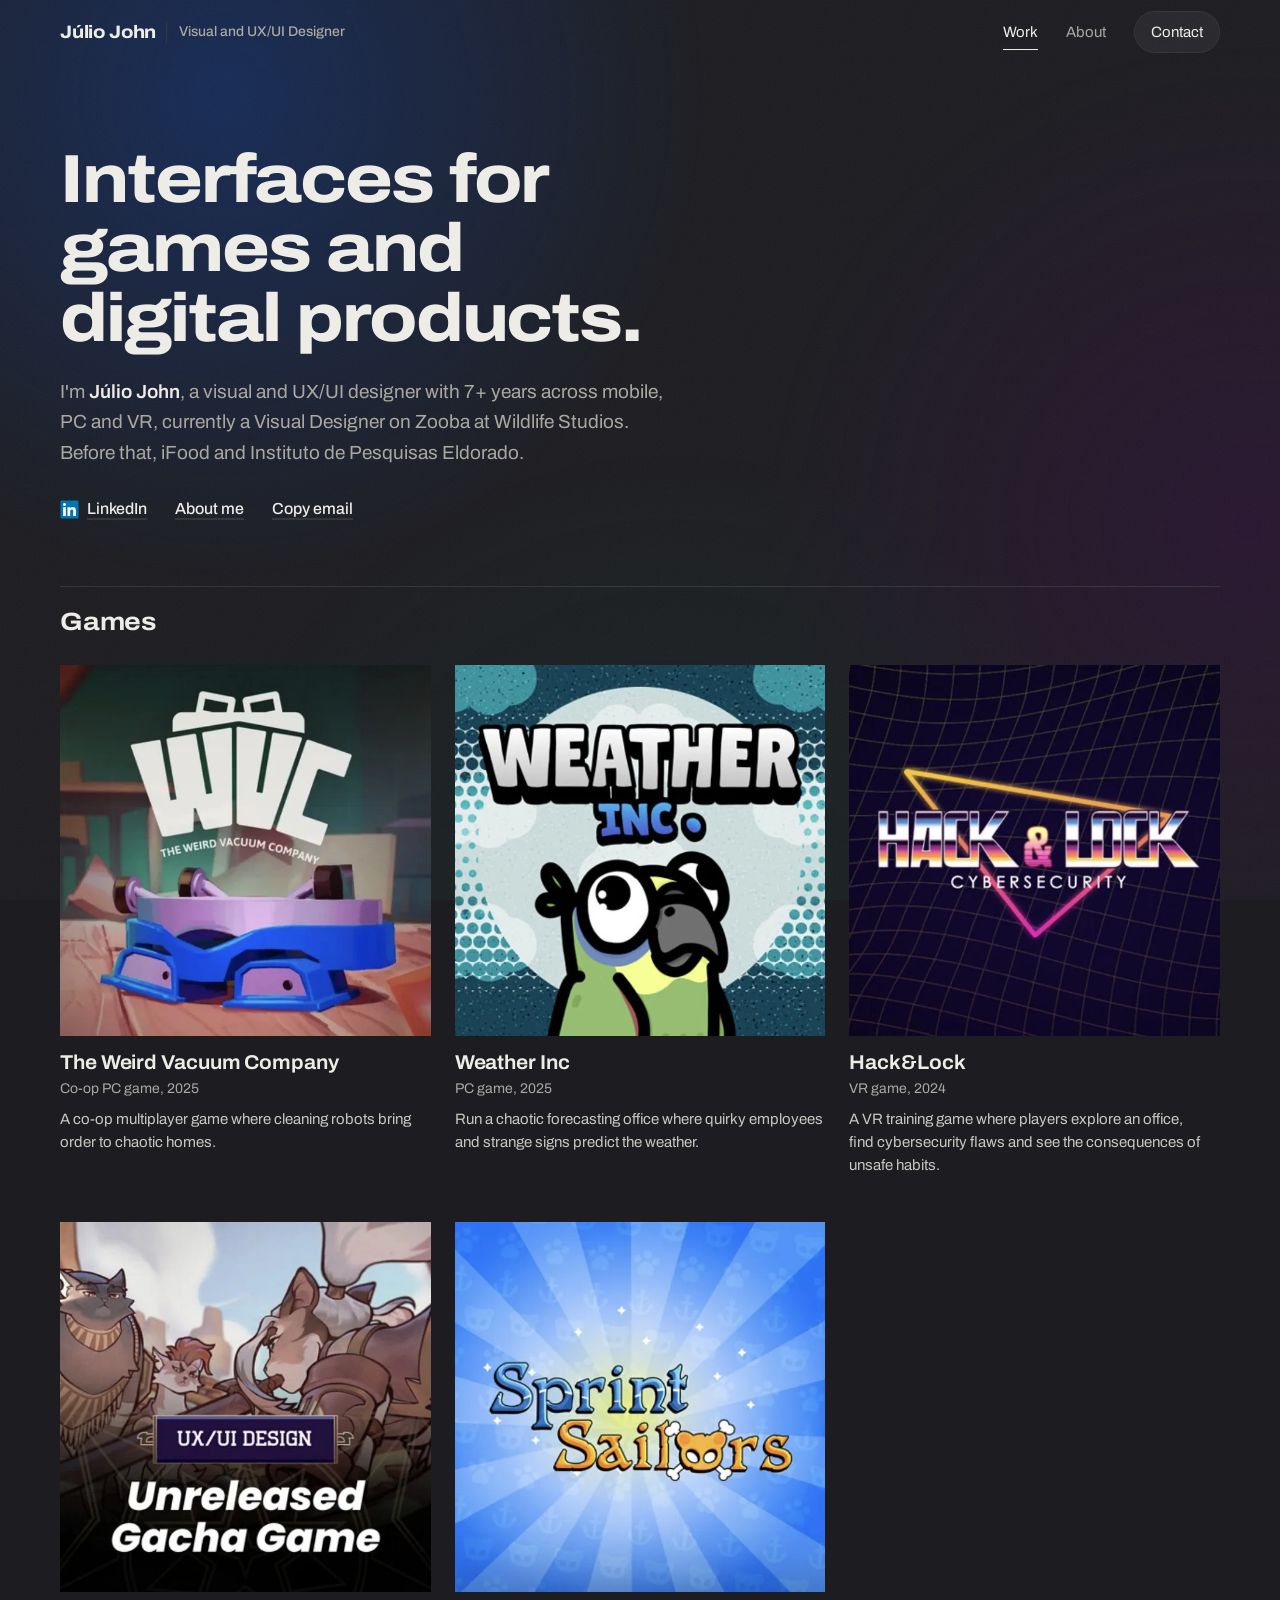
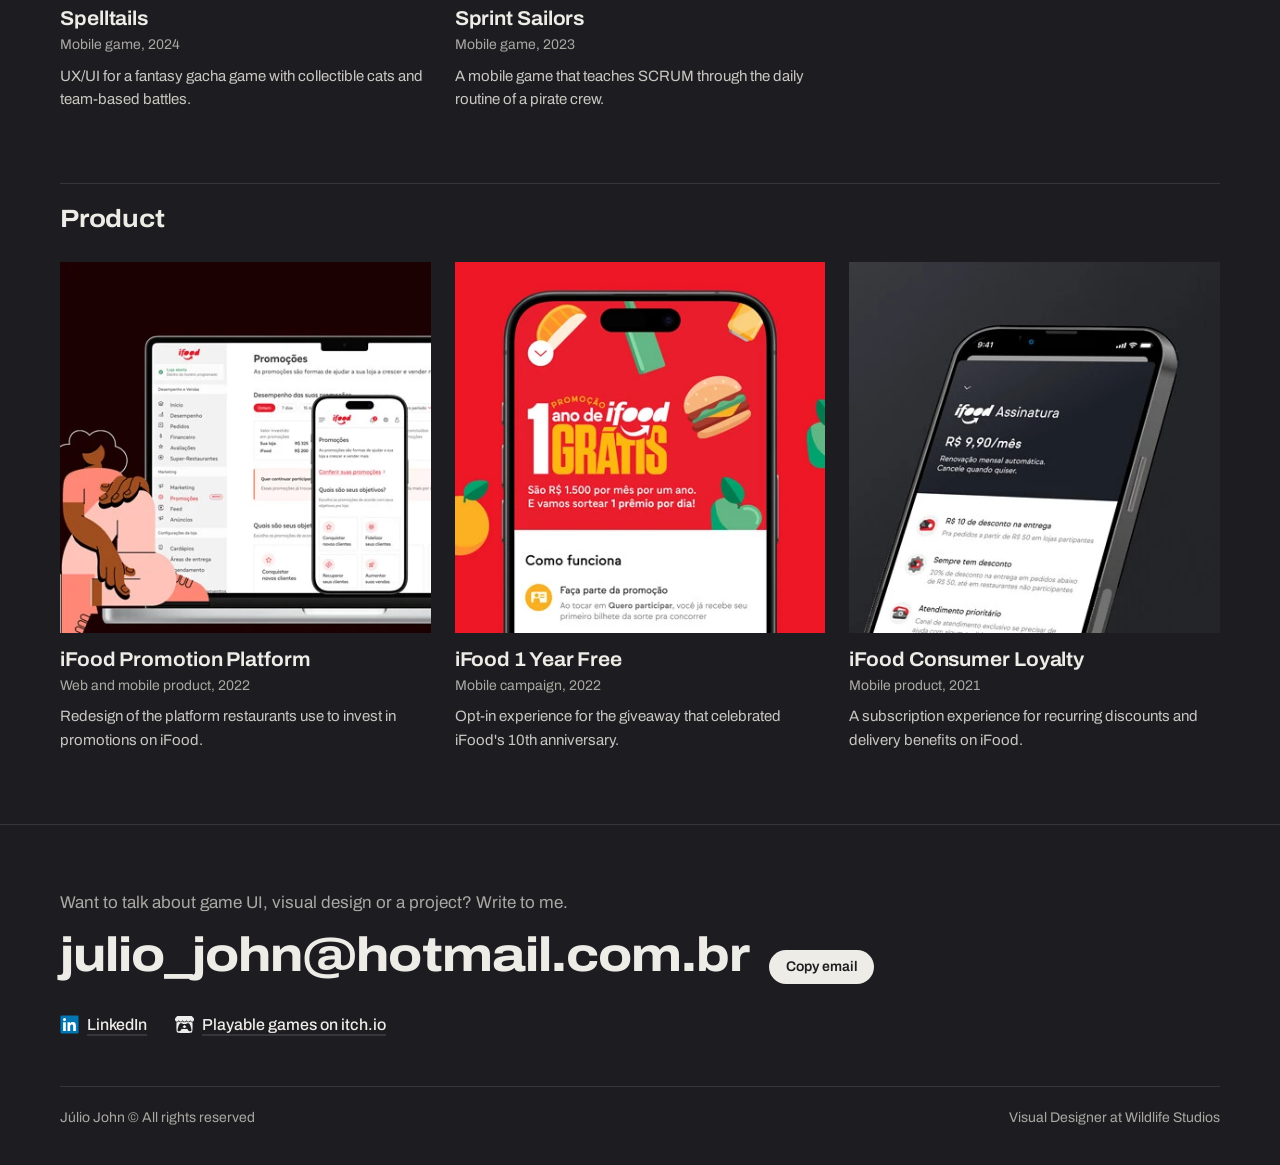
<file: index.html>
<!doctype html>
<html lang="en">
<head>
<meta charset="utf-8">
<meta name="viewport" content="width=device-width, initial-scale=1, viewport-fit=cover">
<meta name="description" content="Júlio John, senior UX/UI designer and art director for games and digital products. Case studies on mobile, PC and VR.">
<meta property="og:title" content="Júlio John Portfolio">
<meta property="og:description" content="Senior UX/UI designer and art director for games and digital products.">
<meta property="og:type" content="website">
<meta name="theme-color" content="#1d1d21">
<link rel="icon" href="data:image/svg+xml,%3Csvg xmlns='http://www.w3.org/2000/svg' viewBox='0 0 64 64'%3E%3Crect width='64' height='64' rx='14' fill='%231d1d21'/%3E%3Ctext x='50%25' y='56%25' text-anchor='middle' dominant-baseline='middle' font-family='Arial,Helvetica,sans-serif' font-weight='800' font-size='30' fill='%23eeece7'%3EJJ%3C/text%3E%3C/svg%3E">
<title>Júlio John Portfolio</title>
<link rel="preconnect" href="https://fonts.googleapis.com">
<link rel="preconnect" href="https://fonts.gstatic.com" crossorigin>
<link rel="stylesheet" href="https://fonts.googleapis.com/css2?family=Archivo:wdth,wght@62..125,400..800&display=swap">
<style>
/* Layout: quiet graphite chrome so the colorful game boards carry the page. Home = left-aligned statement, one featured case in a wide row, then a 2-column list. Each case takes its own project color for one full-bleed summary band and the "next case" block; everything else stays neutral. One family (Archivo) in two widths: expanded for display, normal for reading. Motion = one native shared-element morph from thumbnail to case header (View Transitions), plus a slow ambient color field behind the page (see Ambient below); nothing on scroll. */
:root{
  --ground:#1d1d21;   /* graphite page */
  --raised:#26262c;   /* thumbnails, inputs */
  --rule:#36363d;
  --text:#eeece7;     /* warm off-white */
  --dim:#aaa8a2;
  --ink:#eeece7;      /* per-project accent, set on case pages */
  --band:#26262c;     /* per-project deep color */
  --f:"Archivo",system-ui,-apple-system,"Segoe UI",sans-serif;
  --gl:max(20px, env(safe-area-inset-left,0px));
  --gr:max(20px, env(safe-area-inset-right,0px));
  --wrap:1200px;
  --ease:cubic-bezier(.2,.7,.2,1);
  color-scheme:dark;
}
*{box-sizing:border-box}
[hidden]{display:none!important}
html,body{background:var(--ground)}
body{margin:0;color:var(--text);font-family:var(--f);font-size:16px;line-height:1.6;-webkit-font-smoothing:antialiased;font-stretch:100%}
body::before{content:"";position:fixed;inset:0 0 auto;height:env(safe-area-inset-top,0px);z-index:40;background:var(--ground)}
img{max-width:100%;display:block}
a{color:inherit}
p,li{text-wrap:pretty}
:focus-visible{outline:2px solid var(--text);outline-offset:3px;border-radius:3px}
.wrap{max-width:var(--wrap);margin:0 auto;padding-left:var(--gl);padding-right:var(--gr)}
.link{color:var(--text);text-decoration:underline;text-decoration-color:var(--rule);text-underline-offset:4px;text-decoration-thickness:1.5px;transition:text-decoration-color .15s}
.link:hover{text-decoration-color:var(--text)}
button.link{background:none;border:0;padding:0;font:inherit;cursor:pointer}

/* Header */
/* Header: clear at the very top so the ambient field runs behind the name; once content scrolls under it the bar turns solid with a hairline, so text never shows through. */
.head{position:sticky;top:env(safe-area-inset-top,0px);z-index:30;background:transparent;border-bottom:1px solid transparent;transition:border-color .25s,background-color .25s}
.head.stuck,.head.open{background:var(--ground)}
.head.stuck{border-bottom-color:var(--rule)}
.head .bar{display:flex;align-items:center;justify-content:space-between;gap:16px;min-height:64px}
.mark{display:inline-flex;align-items:center;gap:10px;text-decoration:none;font-weight:750;font-size:18px;font-stretch:112%;letter-spacing:-.01em;min-width:0}
.mark small{font-weight:500;font-size:14px;font-stretch:100%;letter-spacing:0;color:var(--dim);padding-left:12px;border-left:1px solid var(--rule);white-space:nowrap}
@media (max-width:900px){.mark small{display:none}}
.nav{display:flex;align-items:center;gap:28px;font-size:15px}
.nav a,.nav button{position:relative;background:none;border:0;padding:6px 0;font:inherit;color:var(--dim);text-decoration:none;cursor:pointer;transition:color .15s}
.nav a::after{content:"";position:absolute;left:0;right:0;bottom:0;height:1.5px;background:currentColor;transform:scaleX(0);transform-origin:right;transition:transform .35s var(--ease)}
.nav a:hover::after,.nav a[aria-current="page"]::after{transform:scaleX(1);transform-origin:left}
.nav a:hover,.nav button:hover{color:var(--text)}
.nav a[aria-current="page"]{color:var(--text)}
.nav button[data-contact]{padding:8px 16px;border:1px solid var(--rule);border-radius:999px;color:var(--text);background:color-mix(in srgb,var(--text) 5%,transparent);transition:background-color .2s,color .2s,border-color .2s}
.nav button[data-contact]:hover{background:var(--text);border-color:var(--text);color:var(--ground)}
.burger{display:none;background:none;border:0;padding:10px;margin-right:-10px;cursor:pointer}
.burger i{display:block;width:22px;height:2px;background:var(--text);margin:5px 0;transition:transform .2s var(--ease),opacity .2s}
.burger[aria-expanded="true"] i:nth-child(1){transform:translateY(7px) rotate(45deg)}
.burger[aria-expanded="true"] i:nth-child(2){opacity:0}
.burger[aria-expanded="true"] i:nth-child(3){transform:translateY(-7px) rotate(-45deg)}
.drawer{border-top:1px solid var(--rule);padding-block:4px 12px}
.drawer a,.drawer button{display:block;width:100%;text-align:left;background:none;border:0;color:var(--text);font:600 20px/1 var(--f);font-stretch:112%;padding:14px 0;text-decoration:none;cursor:pointer}
@media (max-width:720px){.nav{display:none}.burger{display:block}}
@media (min-width:721px){.drawer{display:none!important}}
.progress{position:absolute;left:0;right:0;bottom:-1px;height:2px;background:var(--ink);transform-origin:0 50%;transform:scaleX(0)}

/* Home */
.hero{padding-block:80px 64px}
.hero h1{margin:0 0 24px;max-width:15ch;font-weight:760;font-stretch:115%;font-size:clamp(40px,5.8vw,68px);line-height:1.02;letter-spacing:-.03em;text-wrap:balance}
.hero p{margin:0 0 28px;max-width:56ch;color:var(--dim);font-size:clamp(17px,1.5vw,19px);line-height:1.6}
.hero p b{color:var(--text);font-weight:600}
.inline-links{display:flex;flex-wrap:wrap;gap:12px 28px;font-size:16px;font-weight:500}
@media (max-width:720px){.hero{padding-block:64px 40px}}

.group{padding-bottom:72px}
.group-head{display:flex;align-items:baseline;justify-content:space-between;gap:6px 16px;flex-wrap:wrap;border-top:1px solid var(--rule);padding-top:20px;margin-bottom:28px}
.group-head h2{margin:0;font-weight:700;font-stretch:112%;font-size:25px;line-height:1.2;letter-spacing:-.01em}

.grid{display:grid;grid-template-columns:repeat(3,minmax(0,1fr));gap:44px 24px}
.grid.product{grid-template-columns:repeat(3,minmax(0,1fr))}
@media (max-width:1000px){.grid,.grid.product{grid-template-columns:repeat(2,minmax(0,1fr))}}
@media (max-width:600px){.grid{gap:28px 14px}.grid.product{grid-template-columns:1fr}}

.item{display:flex;flex-direction:column;gap:14px;text-decoration:none;min-width:0}
.item .thumb{aspect-ratio:1/1;overflow:hidden;background:var(--raised);max-width:100%}
.grid.product .thumb{aspect-ratio:1/1}
.item .thumb img{width:100%;height:100%;object-fit:cover;transition:filter .2s}
.item:hover .thumb img{filter:brightness(1.08)}
.item h3{margin:0;font-weight:650;font-stretch:105%;font-size:20px;line-height:1.2;letter-spacing:-.005em;transition:color .15s}
.item:hover h3{color:var(--pi)}
.item .kind{margin:4px 0 0;color:var(--dim);font-size:14px}
.item .lede{margin:8px 0 0;color:#c9c7c1;font-size:15px;line-height:1.55;max-width:46ch}
.item.lead{grid-column:span 2;display:grid;grid-template-columns:minmax(0,1fr) minmax(0,1fr);gap:24px;align-items:start}
.item.lead h3{font-size:clamp(24px,2.6vw,32px);font-weight:720;font-stretch:112%;line-height:1.08;letter-spacing:-.015em}
.item.lead .lede{font-size:16px;margin-top:12px}
.item.lead .facts-line{margin-top:20px;display:flex;flex-wrap:wrap;gap:10px 24px;font-size:14px}
.item.lead .facts-line span{color:var(--dim)}
.item.lead .facts-line b{display:block;color:var(--text);font-weight:600;font-size:15px}
@media (max-width:600px){
  .item{gap:10px}
  .item h3{font-size:16px}
  .item .kind{font-size:13px;margin-top:2px}
  .grid:not(.product) .item:not(.lead) .lede{display:none}
  .item.lead{gap:14px;align-items:start}
  .item.lead h3{font-size:20px}
  .item.lead .lede{font-size:14px;margin-top:8px}
  .item.lead .facts-line{display:none}
}

/* Case */
.case-head{display:grid;grid-template-columns:minmax(0,1fr) auto;gap:32px;align-items:end;padding-block:36px 40px}
.back{grid-column:1/-1;justify-self:start;color:var(--dim);text-decoration:none;font-size:15px;display:inline-flex;gap:8px;align-items:center}
.back:hover{color:var(--text)}
.back svg{width:16px;height:16px;transition:transform .2s var(--ease)}
.back:hover svg{transform:translateX(-3px)}
.case-head .kind{margin:0 0 10px;color:var(--dim);font-size:15px}
.case-head h1{margin:0 0 16px;font-weight:760;font-stretch:115%;font-size:clamp(38px,6vw,72px);line-height:1;letter-spacing:-.03em;text-wrap:balance}
.case-head .lede{margin:0;font-size:19px;color:var(--dim);max-width:56ch}
.case-head .cover{width:clamp(96px,20vw,240px);height:auto;aspect-ratio:1/1;object-fit:cover;max-width:100%}
@media (max-width:720px){.case-head{grid-template-columns:1fr;gap:20px}.case-head .cover{grid-row:2;width:96px}.case-head .lede{font-size:17px}}

.band{background:var(--band);color:#fff;margin-bottom:64px}
.band .wrap{padding-block:26px 28px;display:grid;gap:22px}
.facts{margin:0;display:grid;grid-template-columns:repeat(auto-fit,minmax(min(100%,128px),1fr));gap:14px 16px;padding-bottom:20px;border-bottom:1px solid rgba(255,255,255,.18)}
.facts dt{font-size:13px;color:rgba(255,255,255,.66)}
.facts dd{margin:2px 0 0;font-weight:600;font-size:15px;line-height:1.35}
.story{display:grid;grid-template-columns:repeat(3,minmax(0,1fr));gap:24px}
.story h3{margin:0 0 8px;font-size:15px;font-weight:700;font-stretch:112%;color:var(--ink)}
.story p,.story ul{margin:0;color:rgba(255,255,255,.88);font-size:15px;line-height:1.5}
.story ul{padding-left:18px}
.story li{margin-bottom:5px}
.story li:last-child{margin-bottom:0}
.impact{display:grid;gap:14px}
.impact div b{display:block;font-weight:760;font-stretch:115%;font-size:28px;line-height:1.05;color:#fff}
.impact div span{display:block;color:rgba(255,255,255,.78);font-size:14px;line-height:1.4;margin-top:2px}
.play-button{display:inline-flex;align-items:center;gap:12px;padding:13px 18px;border:1px solid rgba(255,255,255,.35);border-radius:10px;background:rgba(255,255,255,.08);color:#fff;text-decoration:none;font-weight:650;line-height:1.3;transition:background .2s,border-color .2s}
.play-button:hover{background:rgba(255,255,255,.16);border-color:rgba(255,255,255,.7)}
.play-button img{width:30px;height:30px;object-fit:contain;flex:none}
@media (max-width:860px){.story{grid-template-columns:1fr;gap:26px}}

.boards{display:flex;flex-direction:column;gap:64px;align-items:stretch;width:100%;max-width:960px;margin-inline:auto}
.board{margin:0;width:100%;display:flex;flex-direction:column;align-items:center;gap:14px}
.board button{all:unset;cursor:zoom-in;display:block;width:100%;position:relative}
.board button:focus-visible{outline:2px solid var(--text);outline-offset:4px}
.board img{width:100%;height:auto;background:var(--raised)}
.board figcaption{width:100%;display:grid;grid-template-columns:2.2em minmax(0,1fr);gap:10px;color:var(--dim);font-size:15px;line-height:1.5}
.board figcaption b{color:var(--ink);font-weight:700;font-variant-numeric:tabular-nums}
.board figcaption strong{color:var(--text);font-weight:600}
.board figcaption > span:only-child{grid-column:1/-1}
.board video{display:block;width:100%;height:auto;background:#111}
.board iframe{display:block;width:100%;aspect-ratio:16/9;border:0;background:#111}

.details{margin-top:96px;border-top:1px solid var(--rule);padding-block:48px 16px;display:grid;grid-template-columns:minmax(0,1fr) minmax(0,2fr);gap:32px}
.details h2{margin:0;font-weight:700;font-stretch:112%;font-size:25px;line-height:1.2}
.details .body{max-width:66ch;min-width:0}
.details p{margin:0 0 14px;color:#d8d6d0}
.details h3{margin:28px 0 10px;font-size:15px;font-weight:700;font-stretch:112%}
.details ul{margin:0;padding-left:18px;color:#d8d6d0}
.details li{margin-bottom:6px}
.credits{list-style:none;padding:0!important;border-top:1px solid var(--rule)}
.credits li{display:flex;justify-content:space-between;gap:16px;flex-wrap:wrap;border-bottom:1px solid var(--rule);padding:10px 0;margin:0!important}
.credits span{color:var(--dim)}
@media (max-width:820px){.details{grid-template-columns:1fr;gap:10px}}

.next{display:block;background:var(--nb);color:#fff;text-decoration:none;margin-top:72px}
.next .wrap{display:grid;grid-template-columns:auto minmax(0,1fr) auto;gap:24px;align-items:center;padding-block:28px}
.next img{width:88px;height:88px;object-fit:cover}
.next small{display:block;font-size:14px;color:rgba(255,255,255,.72)}
.next strong{display:block;font-weight:760;font-stretch:115%;font-size:clamp(22px,3.4vw,36px);line-height:1.05;letter-spacing:-.015em}
.next svg{width:28px;height:28px;transition:transform .2s var(--ease)}
.next:hover svg{transform:translateX(6px)}
@media (max-width:520px){.next img{width:64px;height:64px}.next .wrap{gap:16px}}

.side{position:fixed;top:50%;z-index:20;transform:translateY(-50%);width:44px;height:64px;display:grid;place-items:center;background:transparent;color:var(--text);text-decoration:none;border-radius:10px;opacity:.65;transition:opacity .15s,background .15s}
.side:hover,.side:focus-visible{opacity:1;background:rgba(29,29,33,.9)}
.side svg{width:28px;height:28px;filter:drop-shadow(0 1px 3px rgba(0,0,0,.5))}
.side.prev{left:max(8px, env(safe-area-inset-left,0px))}
.side.nxt{right:max(8px, env(safe-area-inset-right,0px))}
@media (min-width:760px){.case-view #app .wrap{padding-left:max(var(--gl),64px);padding-right:max(var(--gr),64px)}}
@media (max-width:759px){.side{display:none}}

/* About */
.about{padding-block:64px 72px;display:grid;grid-template-columns:minmax(0,1fr) minmax(0,1.8fr);gap:48px}
.about h1{margin:0;font-weight:760;font-stretch:115%;font-size:clamp(38px,5vw,60px);line-height:1;letter-spacing:-.025em}
.about .side-note{margin:18px 0 0;color:var(--dim);font-size:15px;max-width:30ch}
.about .intro{margin:0 0 12px;font-size:19px;line-height:1.6;color:#d8d6d0;max-width:60ch}
.about .intro b{color:var(--text);font-weight:600}
.about h2{margin:48px 0 16px;font-weight:700;font-stretch:112%;font-size:20px;line-height:1.2}
.timeline{list-style:none;padding:0;margin:0;border-top:1px solid var(--rule)}
.timeline > li{padding:22px 0;border-bottom:1px solid var(--rule);display:grid;grid-template-columns:minmax(0,1fr) auto;gap:2px 20px}
.timeline .co{font-weight:700;font-stretch:105%;font-size:18px}
.timeline .when{color:var(--dim);font-size:14px;font-variant-numeric:tabular-nums;white-space:nowrap;padding-top:3px}
.timeline .role{grid-column:1/-1;color:var(--text);font-size:15.5px}
.timeline .role span{color:var(--dim)}
.timeline ul{grid-column:1/-1;margin:10px 0 0;padding-left:18px;color:var(--dim);font-size:15px}
.timeline ul li{margin-bottom:6px}
.timeline ul b{color:var(--text);font-weight:600}
.timeline .cases{grid-column:1/-1;margin-top:8px;display:flex;flex-wrap:wrap;gap:6px 18px;font-size:14px}
.steps{list-style:none;padding:0;margin:0;display:grid;gap:12px;counter-reset:s}
.steps li{counter-increment:s;display:grid;grid-template-columns:2em minmax(0,1fr);gap:8px;color:var(--dim)}
.steps li::before{content:counter(s);font-weight:700;color:var(--text);font-variant-numeric:tabular-nums}
.steps strong{color:var(--text);font-weight:600}
.kit{display:grid;grid-template-columns:repeat(2,minmax(0,1fr));gap:24px}
.kit h3{margin:0 0 8px;font-size:15px;font-weight:600;color:var(--dim)}
.kit p{margin:0;font-size:16px;line-height:1.7}
.tool-list{list-style:none;padding:0;margin:0;display:grid;grid-template-columns:repeat(3,minmax(0,1fr));gap:22px 24px}
.tool-list li{display:flex;align-items:center;gap:12px;min-width:0;font-size:16px}
.tool-list img{width:30px;height:30px;object-fit:contain;flex:none}
.tool-list .code-logos{display:flex;align-items:center;width:30px;flex:none}
.code-logos img{width:18px;height:26px}
.code-logos img+img{margin-left:-6px}
.social-link{display:inline-flex;align-items:center;gap:8px}
.social-link img{width:19px;height:19px;object-fit:contain;flex:none}
@media(max-width:520px){.tool-list{grid-template-columns:repeat(2,minmax(0,1fr));gap:18px 16px}}
@media (max-width:860px){.about{grid-template-columns:1fr;gap:16px;padding-block:44px 56px}.about .side-note{display:none}}
@media (max-width:520px){.timeline > li{grid-template-columns:1fr}.timeline .when{padding-top:0;order:-1}.kit{grid-template-columns:1fr}}

/* Contact */
.contact{border-top:1px solid var(--rule)}
.contact .wrap{padding-block:64px 36px}
.contact p{margin:0 0 14px;color:var(--dim);font-size:17px}
.email{display:flex;flex-wrap:wrap;align-items:baseline;gap:10px 20px;margin-bottom:28px}
.email code{font:760 clamp(22px,4.4vw,48px)/1.05 var(--f);font-stretch:115%;letter-spacing:-.02em;color:var(--text);user-select:all;overflow-wrap:anywhere}
.email button{background:var(--text);color:var(--ground);border:0;border-radius:999px;padding:10px 16px;font:600 14px/1 var(--f);cursor:pointer;transition:transform .1s}
.email button:active{transform:scale(.97)}
.foot{display:flex;justify-content:space-between;flex-wrap:wrap;gap:12px 28px;border-top:1px solid var(--rule);padding-top:20px;color:var(--dim);font-size:14px}

/* Viewer */
.viewer{overflow:auto;border:0;padding:0;margin:0;max-width:none;max-height:none;width:100%;height:100%;background:rgba(12,12,14,.97);color:var(--text)}
.viewer::backdrop{background:rgba(12,12,14,.9)}
.vbar{position:sticky;top:0;display:flex;justify-content:space-between;align-items:center;gap:12px;padding:12px var(--gr) 12px var(--gl);padding-top:max(12px, env(safe-area-inset-top,0px));background:rgba(12,12,14,.94);font-size:14px;color:var(--dim)}
.vbar button{background:var(--raised);border:1px solid var(--rule);color:var(--text);border-radius:999px;padding:9px 14px;font:500 14px/1 var(--f);cursor:pointer}
.vimg{padding:8px var(--gr) 40px var(--gl);display:flex;justify-content:center}
.viewer img{max-width:min(100%,1600px);height:auto}

.toast{position:fixed;left:50%;bottom:max(24px, calc(env(safe-area-inset-bottom,0px) + 16px));transform:translate(-50%,10px);background:var(--text);color:var(--ground);font:600 14px/1 var(--f);padding:12px 16px;border-radius:999px;opacity:0;pointer-events:none;transition:opacity .2s,transform .2s var(--ease);z-index:60}
.toast.show{opacity:1;transform:translate(-50%,0)}

/* The one motion moment: thumbnail morphs into the case header cover */
::view-transition-old(root),::view-transition-new(root){animation-duration:.22s}
::view-transition-group(cover){animation-duration:.42s;animation-timing-function:var(--ease)}

/* Copy email confirms on the button itself */
button[data-copy].copied{color:var(--ink)}
.email button[data-copy].copied{background:var(--ink);color:var(--ground)}
.email button[data-copy]{min-width:7.5em}
/* Ambient. Three soft color fields drift behind the page, taken from the projects' own deep colors, under a fine static grain. Hovering a case on the home pulls the room toward that project's color; a case page settles into its palette. Cards tilt slightly toward the cursor. Pure CSS motion, no canvas. */
@property --a1{syntax:"<color>";inherits:true;initial-value:#123a8c}
@property --a2{syntax:"<color>";inherits:true;initial-value:#34103f}
@property --a3{syntax:"<color>";inherits:true;initial-value:#0f3a2e}
:root{--a1:#123a8c;--a2:#34103f;--a3:#0f3a2e;transition:--a1 1.4s var(--ease),--a2 1.4s var(--ease),--a3 1.4s var(--ease)}
body{background:transparent}
.ambient{position:fixed;inset:0;z-index:-1;overflow:hidden;pointer-events:none}
.ambient i{position:absolute;width:75vmax;height:75vmax;border-radius:50%;opacity:.5}
.ambient i:nth-child(1){top:-30vmax;left:-20vmax;background:radial-gradient(closest-side,var(--a1),transparent);animation:d1 34s ease-in-out infinite alternate}
.ambient i:nth-child(2){top:5vh;right:-35vmax;background:radial-gradient(closest-side,var(--a2),transparent);animation:d2 41s ease-in-out infinite alternate}
.ambient i:nth-child(3){bottom:-40vmax;left:15vw;opacity:.24;background:radial-gradient(closest-side,var(--a3),transparent);animation:d3 47s ease-in-out infinite alternate}
@keyframes d1{to{transform:translate(18vw,14vh) scale(1.15)}}
@keyframes d2{to{transform:translate(-16vw,22vh) scale(.9)}}
@keyframes d3{to{transform:translate(-12vw,-18vh) scale(1.1)}}
.grain{position:fixed;inset:0;z-index:-1;pointer-events:none;opacity:.06;background-image:url("data:image/svg+xml,%3Csvg xmlns='http://www.w3.org/2000/svg' width='160' height='160'%3E%3Cfilter id='n'%3E%3CfeTurbulence type='fractalNoise' baseFrequency='.9' numOctaves='3' stitchTiles='stitch'/%3E%3CfeColorMatrix values='0 0 0 0 1 0 0 0 0 1 0 0 0 0 1 0 0 0 .6 0'/%3E%3C/filter%3E%3Crect width='100%25' height='100%25' filter='url(%23n)'/%3E%3C/svg%3E")}

.item .thumb{position:relative;transition:transform .35s var(--ease),box-shadow .35s var(--ease)}
.item .thumb::after{content:"";position:absolute;inset:0;pointer-events:none;opacity:0;transition:opacity .3s;background:radial-gradient(420px circle at var(--mx,50%) var(--my,30%),rgba(255,255,255,.14),transparent 60%)}
@media (hover:hover){
  .item:hover .thumb{box-shadow:0 24px 60px -24px color-mix(in srgb,var(--pi) 45%,transparent)}
  .item:hover .thumb::after{opacity:1}
}

@media (prefers-reduced-motion:reduce){*,*::before,*::after{animation:none!important;transition:none!important}}
</style>
</head>
<body>
<div class="ambient" aria-hidden="true"><i></i><i></i><i></i></div><div class="grain" aria-hidden="true"></div>
<header class="head">
  <div class="wrap bar">
    <a class="mark" href="#work">Júlio John<small>Visual and UX/UI Designer</small></a>
    <nav class="nav" aria-label="Main">
      <a href="#work" data-nav="work">Work</a>
      <a href="#about" data-nav="about">About</a>
      <button type="button" data-contact>Contact</button>
    </nav>
    <button class="burger" id="burger" type="button" aria-label="Menu" aria-expanded="false" aria-controls="drawer"><i></i><i></i><i></i></button>
  </div>
  <div class="drawer wrap" id="drawer" hidden>
    <a href="#work">Work</a>
    <a href="#about">About</a>
    <button type="button" data-contact>Contact</button>
  </div>
  <div class="progress" id="progress"></div>
</header>

<main id="app"></main>

<section class="contact" id="contact" aria-label="Contact">
  <div class="wrap">
    <p>Want to talk about game UI, visual design or a project? Write to me.</p>
    <div class="email"><code id="mail">julio_john@hotmail.com.br</code><button type="button" data-copy>Copy email</button></div>
    <div class="inline-links" style="margin-bottom:48px">
      <a class="link social-link" href="https://www.linkedin.com/in/juliojohn" target="_blank" rel="noopener"><img src="icons/linkedin.svg" alt="" width="19" height="19">LinkedIn</a>
      <a class="link social-link" href="https://juliojohn.itch.io" target="_blank" rel="noopener"><img src="icons/itchio.svg" alt="" width="19" height="19">Playable games on itch.io</a>
    </div>
    <div class="foot"><span>Júlio John © All rights reserved</span><span>Visual Designer at Wildlife Studios</span></div>
  </div>
</section>

<dialog class="viewer" id="viewer" aria-label="Image viewer">
  <div class="vbar"><span id="vcap"></span><button type="button" id="vclose">Close</button></div>
  <div class="vimg"><img id="vimg" alt=""></div>
</dialog>
<div class="toast" id="toast" role="status" aria-live="polite"></div>

<script>
const EMAIL="julio_john@hotmail.com.br";
const SV={
  r:'<svg viewBox="0 0 24 24" fill="none" stroke="currentColor" stroke-width="2" stroke-linecap="round" stroke-linejoin="round" aria-hidden="true"><path d="M5 12h14M13 6l6 6-6 6"/></svg>',
  l:'<svg viewBox="0 0 24 24" fill="none" stroke="currentColor" stroke-width="2" stroke-linecap="round" stroke-linejoin="round" aria-hidden="true"><path d="M19 12H5M11 6l-6 6 6 6"/></svg>'
};

/* ink = bright project accent, band = deep project color. Board: [file, width, height, title, caption] */
const P=[
 {id:"twvc",name:"The Weird Vacuum Company",cat:"games",ink:"#4ff0b4",band:"#0f3a2e",
  kind:"Co-op PC game, 2025",discipline:"Game art and UX/UI",cover:["cover-twvc",635],
  lede:"A co-op multiplayer game where cleaning robots bring order to chaotic homes.",
  facts:[["Role","Art Director and UX/UI Designer"],["Year","2025"],["Platform","PC (itch.io)"],["Mode","Co-op multiplayer"],["Team","2 people"]],
  problem:"Let players set up a match, gather a team and jump into the cleaning chaos without friction, and understand actions and objectives through clear in-game feedback.",
  contribution:["UX/UI for setup, lobby, HUD, mission status and settings","Art direction, character and prop design","Reusable settings components"],
  play:"https://juliojohn.itch.io/the-weird-vacuum-company",
  boards:[
   ["twvc-01",1600,423,"Logo","Game identity."],
   ["twvc-02",1600,900,"Key art","The robots at work in a messy home."],
   ["twvc-03",1600,6391,"Setup, HUD, mission status and settings","From main menu and lobby to in-game feedback and the end-of-floor stats."],
   ["twvc-04",1600,2103,"Character design","Mechanics tested for readability, then fine tuning and early explorations."],
   ["twvc-05",1600,2187,"Prop design","Low-poly props that show the world from a robot's point of view."]],
  models:[{after:4,src:"https://sketchfab.com/models/29c4fe7b5b7a479cbd019da528a87b40/embed",title:"Cleaning robot in 3D"}],
  videos:[{after:4,src:"media/twvc-character.mp4",width:1920,height:1080,title:"Character animation",caption:"The cleaning robot in motion."}],
  details:{intro:["A project I worked on as an Art Director and UX/UI Designer in 2025.","The game is a cooperative multiplayer experience where players control cleaning robots tasked with bringing order to chaotic homes."],
   credits:[["UX/UI and Art Direction","Júlio John"],["Game Design and Programming","Geovana Contine","https://www.linkedin.com/in/geovanacontine/"]]}},

 {id:"weather-inc",name:"Weather Inc",cat:"games",ink:"#9fe3e6",band:"#244a4e",
  kind:"PC game, 2025",discipline:"Game UX/UI and art direction",cover:["cover-weather",635],
  lede:"Run a chaotic forecasting office where quirky employees and strange signs predict the weather.",
  facts:[["Role","Art Director and UX/UI Designer"],["Type","Personal project"],["Year","2025"],["Platform","PC (itch.io)"],["Team","3 people"]],
  problem:"Make deduction from bizarre clues readable and fun, so players can connect patterns and lock in a forecast with style and instinct.",
  contribution:["UX/UI and art direction","Wireframe explorations for staff selection","UI kit and props in a hand-drawn office style"],
  play:"https://juliojohn.itch.io/weatherinc",
  boards:[
   ["weather-01",1600,423,"Logo","Game identity."],
   ["weather-02",1029,1600,"In-game screen and staff details","Analyze clues around the office and check each employee's instincts."],
   ["weather-03",576,1600,"Staff selection, forecast and endings","Four wireframe explorations, the results screen and the win and lose states."],
   ["weather-04",1600,1175,"UI kit","Rating cards, clock, buttons, panels and props."]],
  details:{intro:["A personal project I worked on as an Art Director and UX/UI Designer in 2025.","The game is about leading a chaotic weather forecasting office, where players rely on quirky employee instincts, strange environmental signs, and teamwork to predict the weather and survive as many days as possible."],
   credits:[["UX/UI and Art Direction","Júlio John"],["Game Design and Programming","Geovana Contine","https://www.linkedin.com/in/geovanacontine/"],["Character Artist","Fabiola Andrade","https://www.linkedin.com/in/fabiolaalvesandrade/"]]}},

 {id:"hack-and-lock",name:"Hack&Lock",cat:"games",ink:"#ff7cbd",band:"#34103f",
  kind:"VR game, 2024",discipline:"VR UX and visual design",cover:["cover-hack",635],
  lede:"A VR training game where players explore an office, find cybersecurity flaws and see the consequences of unsafe habits.",
  facts:[["Role","Lead UX and Visual Designer"],["Company","Instituto de Pesquisas Eldorado"],["Year","2024"],["Platform","VR"],["Team","With Yumi Hatakeyama"]],
  problem:"Create an immersive VR training game where players explore a corporate office, identify cybersecurity flaws, and learn the real-world consequences of unsafe digital behavior.",
  contribution:["Led UX and visual design for the game","Mission flow, in-world computer apps and progress screens","Visual language of the UI, icon set and logo"],
  boards:Array.from({length:13},(_,i)=>["hack-"+String(i+1).padStart(2,"0"),1600,i===0?545:(i<=10?800:900),...[
   ["Key art","Synthwave identity for the game."],
   ["Lock screen","Players unlock the in-game computer with a password they find in the office."],
   ["Desktop","Browser, Mail and Antivirus apps, each tied to a lesson."],
   ["Mission select","Chapters and lessons such as accounts and passwords, phishing and spam."],
   ["Unidentified website","A fake download page full of traps for players to recognize."],
   ["Network settings","Choosing the real company Wi-Fi among look-alike networks."],
   ["Antivirus alert","A clear warning state with one action to turn protection back on."],
   ["Mission progress","Tasks, level-up and rewards after each mission."],
   ["Chapter brief","Task instructions with a target zone and progress bar."],
   ["Mascot pattern","The duck mascot as a full-screen pattern."],
   ["Settings","Audio sliders and the general settings menu."],
   ["Icon set","App icons, mascot and keypad glyphs."],
   ["Logo","Flat and synthwave versions."]][i]]),
  videos:[
   {after:12,src:"media/hack-gameplay-1.mp4",width:960,height:540,title:"Gameplay walkthrough 1",caption:"A recorded playthrough of Hack&Lock."},
   {after:12,src:"media/hack-gameplay-2.mp4",width:960,height:540,title:"Gameplay walkthrough 2",caption:"More of the cybersecurity training experience in VR."}],
  details:{intro:["A Lead UX and Visual Design job I worked on for Hack&Lock by Instituto de Pesquisas Eldorado in 2024.","The challenge was to create an immersive VR training game where players explore a corporate office, identify cybersecurity flaws, and learn the real-world consequences of unsafe digital behavior."],
   credits:[["Lead UX and Visual Designer","Júlio John"],["UX and Visual Designer","Yumi Hatakeyama","https://bit.ly/yumihat-portfolio"]]}},

 {id:"gacha-game",name:"Spelltails",cat:"games",ink:"#b9a1ff",band:"#2b2160",
  kind:"Mobile game, 2024",discipline:"Game UX/UI",cover:["cover-gacha",635],
  lede:"UX/UI for a fantasy gacha game with collectible cats and team-based battles.",
  facts:[["Role","Sr. UX/UI Designer"],["Company","Meso Lab Inc. (Canada)"],["Year","2024"],["Duration","3 months"],["Platform","Mobile"],["Team","Art director and 2 character artists"]],
  problem:"Design an engaging fantasy gacha experience with collectible cats, strategic battles and unique character abilities.",
  contribution:["Mechanics, goals and metrics with product and stakeholders","Wireframes and prototypes for the art and development teams","High-fidelity UI, visual specs and style guides","UI identity, HUD and icons with the art director"],
  goals:["Engagement through strategic combat and gacha","Stylized visuals for cat and fantasy fans","Retention through pet care"],
  boards:[
   ["gacha-02",577,1600,"Battle screen","Final battle HUD plus explorations of wireframes, stamina bar, icons, character frames and buttons."],
   ["gacha-03",756,1600,"Chapter and team selection","Team power, enemies and rewards up front, with four wireframe layouts explored for team building."],
   ["gacha-04",1294,1600,"Item detail and UI kit","The item pop-up and the full set of components it was built from."]],
  details:{intro:["A Sr. UX/UI design job I worked on for Spelltails by Meso Lab Inc. (Canada) in 2024.","The challenge was to create a fantasy-themed gacha game featuring collectible cats, designed to enchant players with strategic gameplay, stunning visuals, and a variety of unique character abilities."],
   credits:[["Art Director","Guilherme Franzoni","https://www.artstation.com/guimonez"],["Character Artist","Iasmin Zoia","https://www.artstation.com/iasmimzoia"],["Character Artist","Phil C.","https://www.artstation.com/philcavalcanti"]],
   resp:[["My responsibilities",["Collaborate with stakeholders and product manager to define game mechanics, objectives and metrics.","Create low-fidelity wireframes to structure the game and develop interactive prototypes for testing that help the art director, artists, animators and developers.","Create high-fidelity mockups and visual specifications for consistent implementation.","Define the game's UI visual identity in collaboration with the art director, including the style, color palette, and UI elements such as the HUD and icons.","Create style guides and documentation to ensure design consistency."]]]}},

 {id:"sprint-sailors",name:"Sprint Sailors",cat:"games",ink:"#7db4ff",band:"#123a8c",
  kind:"Mobile game, 2023",discipline:"Game UX/UI and art direction",cover:["cover-sprint",635],
  lede:"A mobile game that teaches SCRUM through the daily routine of a pirate crew.",
  facts:[["Role","Senior UX/UI Designer and Art Director"],["Company","Eldorado Research Institute"],["Year","2023"],["Duration","7 months"],["Platform","Mobile"],["Team","Led 4 junior designers"]],
  problem:"Teach the SCRUM methodology in a practical, fast and efficient way, without the stress of a classroom, so fun becomes an ally for comprehension.",
  contribution:["Defined game objectives, metrics and user journey with stakeholders","Wireframes and interactive prototypes for testing, then high-fidelity UI","Visual identity, character illustrations and art direction of all assets","Career mentorship for 4 junior designers"],
  impact:[["R$ 1M+","follow-up funding for an educational game on Vision Pro and Meta Quest"],["New unit","the company opened a business line for educational games"],["50+","students in the February 2024 playtest"]],
  boards:[
   ["sprint-02",1600,1110,"User flow","The Ship Hub leads into the main loop (Briefing, Backlog, Planning, Daily, Retro, Review) and to secondary flows (Task board, Dictionary)."],
   ["sprint-03",1600,1018,"Briefing","Crew dialogue introduces each SCRUM ceremony inside the game world."],
   ["sprint-04",884,1600,"Tasks, Dictionary and Rewards","Players complete tasks and stories, revisit any concept with everyday examples, and get celebrated when they make progress."],
   ["sprint-05",1294,1600,"Logo and UI elements","A logo that can turn into a pirate flag, plus the supervised kit of books, scrolls and cards."],
   ["sprint-06",1600,976,"Characters","The Captain (Scrum Master), the Tripulants and the Intendant (Product Owner)."],
   ["sprint-07",1600,869,"Results","A new business unit and more than R$ 1 million in follow-up funding."],
   ["sprint-08",1600,900,"Playtest","Caldeira Research Institute, February 2024, with 50+ trained students."]],
  details:{intro:["A Sr. Design and Art job I worked on for the Sprint Sailors game by Eldorado Research Institute © 2023.","The challenge was to create a mobile game that teaches the SCRUM methodology in a practical, fast, efficient manner, all while ensuring a stress-free experience, making fun an ally for comprehension."],
   resp:[["Senior UI/UX Designer",["Collaborate with stakeholders to define game objectives, metrics, and user journey.","Create low-fidelity wireframes to structure the game and develop interactive prototypes for testing.","Illustrated all character designs used in the final UIs.","Design high-fidelity mockups and visual specifications for consistent implementation."]],
    ["Art Direction",["Define the visual identity of the game, including style, color palette and graphic elements.","Supervise the creation of all visual assets, including characters, environments, and UI (HUD and icons).","Create style guides and documentation to ensure design consistency.","Review the designers' work regularly, providing constructive and specific feedback.","Ensure that the work aligns with the game's aesthetic cohesion and established quality standards."]],
    ["Career Mentorship",["Career mentorship with 4 junior designers (2 UI/UX Designers and 2 Visual Designers).","Support in setting career goals and planning professional development.","Assist designers in building and enhancing their professional portfolios.","Organize and conduct workshops and training sessions on topics such as UI, design, perspective and digital painting."]]]}},

 {id:"ifood-promotion-platform",name:"iFood Promotion Platform",cat:"product",ink:"#ff7d80",band:"#5e1117",
  kind:"Web and mobile product, 2022",discipline:"Product UX/UI",cover:["cover-ifood-platform",635],preview:["cover-ifood-platform-square",400,400],
  lede:"Redesign of the platform restaurants use to invest in promotions on iFood.",
  facts:[["Role","UX/UI Designer"],["Company","iFood"],["Year","2022"],["Duration","6 months"],["Platform","Web and mobile"],["Team","2 people"]],
  problem:"Design an investment platform that is easy to engage with, transparent to use and scalable for the product, while also ensuring economic profitability for iFood.",
  contribution:["Ran 40+ user research interviews to guide the platform","Wireframes and prototypes for promotion discovery by goal","Performance view of current promotions, on desktop and phone"],
  impact:[["+21%","organic investment from restaurants after the redesign"],["22k","restaurants joined promotions, new and returning"]],
  goals:["Help restaurants grow","Offer better promotions to users and restaurants","Financial efficiency for iFood"],
  boards:[
   ["ifood-platform-01",1600,900,"Promotion platform","The redesigned experience on desktop and mobile."],
   ["ifood-platform-03",1600,4164,"Discovery, performance and opt-in","Restaurants discover promotions by goal, track results and compare participation options."],
   ["ifood-platform-04",1600,2533,"Campaign landing pages","Campaign performance, rules, promotion comparisons and frequently asked questions."],
   ["ifood-platform-05",1600,1377,"Highlights and results","Restaurant presentations, usability testing and the results of the redesign."]],
  videos:[{after:1,src:"media/ifood-platform-demo.mp4",width:1876,height:1676,title:"Promotion platform walkthrough",caption:"An animated demonstration of the promotion experience."}],
  details:{intro:["A UX/UI project for iFood in 2022.","Redesign of iFood's promotion platform for partner restaurants: easily find the best promotions tailored to each restaurant's goals, helping to attract new customers, retain existing ones, boost sales, and monitor the performance of current promotions."],
   credits:[["UX/UI Design Lead","Patricia Panza","https://www.linkedin.com/in/patypanza"],["UX/UI Designer","Júlio John"]]}},

 {id:"ifood-1-year-free",name:"iFood 1 Year Free",cat:"product",ink:"#ffc94d",band:"#8d1a1f",
  kind:"Mobile campaign, 2022",discipline:"Product UX/UI",cover:["ifood-year-hero",1071],preview:["cover-ifood-year-square",400,400],
  lede:"Opt-in experience for the giveaway that celebrated iFood's 10th anniversary.",
  facts:[["Role","UX/UI Designer"],["Company","iFood"],["Year","2022"],["Duration","4 weeks"],["Platform","Mobile app"],["Team","2 people"]],
  problem:"A promotional giveaway to celebrate iFood's 10th anniversary, where winners get one year of free iFood food.",
  contribution:["Opt-in screen with all rules in clear, festive language","Campaign visual applied to the app experience"],
  goals:["Increase engagement","Grow the number of customers","Retain new customers"],
  boards:[
   ["ifood-year-01",1600,900,"Campaign identity","A festive experience for iFood's 10th anniversary giveaway."],
   ["ifood-year-03",1600,2013,"Promotion opt-in","Rewards, rules and participation presented in one festive screen."],
   ["ifood-year-04",1600,3283,"Participation and results","Opt-in confirmation, promotion home, winners and the user's lucky tickets."]],
  details:{intro:["A UX/UI project for iFood in 2022.","Presented with engaging language and a festive design, the opt-in screen shows all rules and aims to captivate users while celebrating the occasion."],
   credits:[["UX/UI Design Lead","Ricardo Tedeschi","https://br.linkedin.com/in/ricardo-tedeschi"],["Sr. Visual Designer","Bruno Okada","https://brunookada.com"],["UX/UI Designer","Júlio John"]]}},

 {id:"ifood-consumer-loyalty",name:"iFood Consumer Loyalty",cat:"product",ink:"#ff7d80",band:"#5e1117",
  kind:"Mobile product, 2021",discipline:"Product UX/UI",cover:["cover-ifood-loyalty",635],preview:["cover-ifood-loyalty-square",400,400],
  lede:"A subscription experience for recurring discounts and delivery benefits on iFood.",
  facts:[["Role","UX/UI Designer"],["Company","iFood"],["Year","2021"],["Duration","5 months"],["Platform","Mobile app"],["Team","2 people"]],
  problem:"Implement and test a new subscription-based promotions feature in the iFood delivery app.",
  contribution:["Subscription opt-in and profile screens for managing benefits and preferences","Fast subscription flow during checkout","Email communication introducing the subscription and its benefits"],
  goals:["Design and implement the test in a strategic city","Understand user impact and improve retention","Test different subscription plans"],
  boards:[
   ["ifood-loyalty-02",1600,3835,"Subscription opt-in and profile","Introduce the benefits, subscribe and manage the plan from the user profile."],
   ["ifood-loyalty-03",1600,1856,"Fast subscription at checkout","A checkout flow presenting the subscription and its delivery benefits."],
   ["ifood-loyalty-04",1600,2129,"Email marketing","Introduce users to the monthly subscription and explain how to use its benefits."]],
  details:{intro:["A UX/UI design project for iFood in 2021.","The project implemented and tested a subscription-based promotions feature in the delivery app. The test was highly successful and helped inform the future of promotions at iFood."],
   credits:[["UX/UI Design Lead","Tiago Cardoso","https://www.cardoso.cc"],["UX/UI Designer","Júlio John"]]}}
];

const app=document.getElementById("app");
const root=document.documentElement;
const esc=s=>String(s).replace(/[&<>"]/g,c=>({"&":"&amp;","<":"&lt;",">":"&gt;",'"':"&quot;"}[c]));
const img=(base,w)=>w>900?{src:`w/${base}-800.webp`,set:`w/${base}-800.webp 800w, w/${base}-${w}.webp ${w}w`}:{src:`w/${base}-${w}.webp`,set:""};
function mediaAfter(p,index){
  const models=(p.models||[]).filter(m=>m.after===index).map(m=>`<figure class="board"><iframe src="${m.src}" title="${esc(m.title)}" loading="lazy" allow="fullscreen; xr-spatial-tracking" allowfullscreen></iframe><figcaption><span><strong>${esc(m.title)}.</strong> Explore the original interactive model on Sketchfab.</span></figcaption></figure>`);
  const videos=(p.videos||[]).filter(v=>v.after===index).map(v=>`<figure class="board"><video controls muted playsinline preload="metadata" width="${v.width}" height="${v.height}" aria-label="${esc(v.title)}"><source src="${v.src}" type="video/mp4">Your browser does not support video playback. <a href="${v.src}">Download the video</a>.</video><figcaption><span><strong>${esc(v.title)}.</strong> ${esc(v.caption)}</span></figcaption></figure>`);
  return models.concat(videos).join("");
}
const reduce=matchMedia("(prefers-reduced-motion: reduce)");
let stopVideoPlayback=()=>{};
function watchVideos(){
  if(reduce.matches||!('IntersectionObserver' in window))return;
  const states=new Map();
  let active=true;
  const play=(video,state)=>{
    if(active&&state.visible&&!state.userPaused&&!document.hidden&&!video.ended)video.play().catch(()=>{});
  };
  const observer=new IntersectionObserver(entries=>{
    entries.forEach(entry=>{
      const video=entry.target,state=states.get(video);
      state.visible=entry.isIntersecting&&entry.intersectionRatio>=.35;
      if(state.visible)play(video,state);
      else{state.userPaused=false;video.pause();}
    });
  },{threshold:[0,.35]});
  app.querySelectorAll('video').forEach(video=>{
    const state={visible:false,userPaused:false};states.set(video,state);
    video.addEventListener('pause',()=>{
      if(active&&state.visible&&!document.hidden&&!video.ended)state.userPaused=true;
    });
    video.addEventListener('play',()=>{state.userPaused=false;});
    observer.observe(video);
  });
  const visibility=()=>states.forEach((state,video)=>document.hidden?video.pause():play(video,state));
  document.addEventListener('visibilitychange',visibility);
  stopVideoPlayback=()=>{
    active=false;observer.disconnect();document.removeEventListener('visibilitychange',visibility);
    states.forEach((state,video)=>video.pause());
  };
}
function card(p,i,product){
  const preview=product?(p.preview||p.boards[0]):p.cover;
  const t={base:preview[0],w:preview[1]};
  const c=img(t.base,t.w);
  return `<a class="item${p.lead?" lead":""}" href="#${p.id}" data-id="${p.id}" style="--pi:${p.ink}">
    <div class="thumb"><img src="${c.src}" ${c.set?`srcset="${c.set}" sizes="(min-width:1200px) 580px, (min-width:600px) 48vw, 100vw"`:""} alt="" width="${preview[1]}" height="${product?(preview[2]||preview[1]):preview[1]}" ${i>2?'loading="lazy"':""} decoding="async"></div>
    <div>
      <h3>${esc(p.name)}</h3>
      <p class="kind">${esc(p.kind)}</p>
      <p class="lede">${esc(p.lede)}</p>
      ${p.lead?`<div class="facts-line">${[p.facts[0],p.facts[1],p.facts[3]].map(([k,v])=>`<div><span>${esc(k)}</span><b>${esc(v)}</b></div>`).join("")}</div>`:""}
    </div>
  </a>`;
}

function home(){
  const games=P.filter(p=>p.cat==="games"),product=P.filter(p=>p.cat==="product");
  app.innerHTML=`
  <section class="wrap hero">
    <h1>Interfaces for games and digital products.</h1>
    <p>I'm <b>Júlio John</b>, a visual and UX/UI designer with 7+ years across mobile, PC and VR, currently a Visual Designer on Zooba at Wildlife Studios. Before that, iFood and Instituto de Pesquisas Eldorado.</p>
    <div class="inline-links">
      <a class="link social-link" href="https://www.linkedin.com/in/juliojohn" target="_blank" rel="noopener"><img src="icons/linkedin.svg" alt="" width="19" height="19">LinkedIn</a>
      <a class="link" href="#about">About me</a>
      <button type="button" class="link" data-copy>Copy email</button>
    </div>
  </section>
  <section class="wrap group" aria-labelledby="g-games">
    <div class="group-head"><h2 id="g-games">Games</h2></div>
    <div class="grid">${games.map((p,i)=>card(p,i,false)).join("")}</div>
  </section>
  <section class="wrap group" aria-labelledby="g-product">
    <div class="group-head"><h2 id="g-product">Product</h2></div>
    <div class="grid product">${product.map((p,i)=>card(p,i+games.length,true)).join("")}</div>
  </section>`;
}

function project(p){
  const i=P.indexOf(p),prev=P[(i-1+P.length)%P.length],next=P[(i+1)%P.length];
  root.style.setProperty("--ink",p.ink);root.style.setProperty("--band",p.band);
  const c=img(p.cover[0],p.cover[1]),nc=img(next.cover[0],next.cover[1]);
  const d=p.details;
  const third=p.play
    ?`<div><h3>Play the game</h3><a class="play-button" href="${p.play}" target="_blank" rel="noopener"><img src="icons/itchio.svg" alt="" width="30" height="30">Play on itch.io</a></div>`
    :p.impact
    ?`<div><h3>Impact</h3><div class="impact">${p.impact.map(([v,l])=>`<div><b>${esc(v)}</b><span>${esc(l)}</span></div>`).join("")}</div></div>`
    :p.goals?`<div><h3>Goals</h3><ul>${p.goals.map(x=>`<li>${esc(x)}</li>`).join("")}</ul></div>`:"";
  app.innerHTML=`
  <div class="wrap">
    <header class="case-head">
      <a class="back" href="#work" data-back="${p.id}">${SV.l}All work</a>
      <div>
        <p class="kind">${esc(p.discipline)}. ${esc(p.kind)}.</p>
        <h1>${esc(p.name)}</h1>
        <p class="lede">${esc(p.lede)}</p>
      </div>
      <img class="cover" id="case-cover" src="${c.src}" alt="" width="240" height="240">
    </header>
  </div>
  <section class="band" aria-label="Project summary">
    <div class="wrap">
      <dl class="facts">${p.facts.map(([k,v])=>`<div><dt>${esc(k)}</dt><dd>${esc(v)}</dd></div>`).join("")}</dl>
      <div class="story">
        <div><h3>Problem</h3><p>${esc(p.problem)}</p></div>
        <div><h3>My contribution</h3><ul>${p.contribution.map(x=>`<li>${esc(x)}</li>`).join("")}</ul></div>
        ${third}
      </div>
    </div>
  </section>
  <div class="wrap">
    <div class="boards">${p.boards.map(([b,w,h,t,cap],k)=>{const s=img(b,w);const num=String(k+1).padStart(2,"0");return `
      <figure class="board${h>w?" tall":""}">
        <button type="button" data-zoom="w/${b}-${w}.webp" data-cap="${num} ${esc(t)}" aria-label="Open ${esc(t)} in full size">
          <img src="${s.src}" ${s.set?`srcset="${s.set}" sizes="(min-width:1200px) 1160px, 100vw"`:""} width="${w}" height="${h}" alt="${esc(p.name)}: ${esc(t)}" ${k>1?'loading="lazy"':""} decoding="async">
        </button>
        <figcaption><b>${num}</b><span><strong>${esc(t)}.</strong> ${esc(cap)}</span></figcaption>
      </figure>${mediaAfter(p,k)}`}).join("")}</div>
    <section class="details" aria-label="About the project">
      <h2>About the project</h2>
      <div class="body">
        ${d.intro.map(t=>`<p>${esc(t)}</p>`).join("")}
        ${p.play?`<p>Play it on <a class="link" href="${p.play}" target="_blank" rel="noopener">itch.io</a>.</p>`:""}
        ${d.credits?`<h3>Team</h3><ul class="credits">${d.credits.map(([r,nm,u])=>`<li><span>${esc(r)}</span>${u?`<a class="link" href="${u}" target="_blank" rel="noopener">${esc(nm)}</a>`:esc(nm)}</li>`).join("")}</ul>`:""}
        ${d.resp?d.resp.map(([h,items])=>`<h3>${esc(h)}</h3><ul>${items.map(x=>`<li>${esc(x)}</li>`).join("")}</ul>`).join(""):""}
      </div>
    </section>
  </div>
  <a class="next" href="#${next.id}" style="--nb:${next.band}">
    <div class="wrap">
      <img src="${nc.src}" alt="" width="88" height="88" loading="lazy">
      <div><small>Next case</small><strong>${esc(next.name)}</strong></div>
      ${SV.r}
    </div>
  </a>
  <a class="side prev" href="#${prev.id}" aria-label="Previous case: ${esc(prev.name)}" title="Previous: ${esc(prev.name)}"><svg viewBox="0 0 24 24" fill="none" stroke="currentColor" stroke-width="3" stroke-linecap="round" stroke-linejoin="round" aria-hidden="true"><path d="m15 5-7 7 7 7"/></svg></a>
  <a class="side nxt" href="#${next.id}" aria-label="Next case: ${esc(next.name)}" title="Next: ${esc(next.name)}"><svg viewBox="0 0 24 24" fill="none" stroke="currentColor" stroke-width="3" stroke-linecap="round" stroke-linejoin="round" aria-hidden="true"><path d="m9 5 7 7-7 7"/></svg></a>`;
  app.querySelectorAll("[data-zoom]").forEach(b=>b.addEventListener("click",()=>openViewer(b.dataset.zoom,b.dataset.cap)));
  watchVideos();
}

const XP=[
 {co:"Wildlife Studios",role:"Visual Designer",team:"Zooba",when:"Jul 2026 – Present",
  points:["Visual design for Zooba, a free-to-play mobile battle royale."]},
 {co:"Instituto de Pesquisas Eldorado",role:"Senior UI/UX Designer",team:"Campinas, SP",when:"Feb 2023 – Jun 2026",
  points:["Led a team of <b>4 designers</b>, overseeing visual identity and art direction of educational games for mobile, desktop and VR.",
   "Designed interfaces, wireframes, HUD, icons and other visual elements.",
   "Worked with developers, 3D artists and educators to integrate learning content in Unity.",
   "Instructor and mentor at the Apple Developer Academy residency for mobile and embedded game projects: Design Thinking, Design Sprint, HIG and art fundamentals."],
  cases:[["sprint-sailors","Sprint Sailors"],["hack-and-lock","Hack&Lock"]]},
 {co:"Meso Lab Inc.",role:"Sr. UX/UI Designer",team:"Contract, Canada",when:"2024",
  points:["UX/UI for a fantasy gacha game with collectible cats: mechanics and metrics with product, wireframes, prototypes, HUD and style guides."],
  cases:[["gacha-game","Spelltails"]]},
 {co:"iFood",role:"UI/UX Designer",team:"São Paulo, SP",when:"Jan 2021 – Feb 2023",
  points:["Redesigned the restaurant promotions platform: <b>+21%</b> organic investment and <b>22k</b> restaurants joined, new and returning.",
   "Ran <b>40+</b> user research interviews to guide the platform.",
   "Loyalty team, focused on acquisition and retention. Main designer on iFood Club and iFood Monthly Subscription.",
   "Ambassador of The Design Zone (TDZ), organizing monthly activities for 70+ designers.",
   "Selected for Movile Group's Mobile Dream program for career, management and development training."],
  cases:[["ifood-promotion-platform","Promotion Platform"],["ifood-1-year-free","1 Year Free"],["ifood-consumer-loyalty","Consumer Loyalty"]]},
 {co:"Apple Developer Academy",role:"UX/UI Design Intern",team:"Campinas, SP",when:"Feb 2019 – Dec 2020",
  points:["Designed, built and published <b>7 apps</b> on the App Store.",
   "Challenge-Based Learning, agile methods and interface reviews based on Apple's Human Interface Guidelines."]},
 {co:"Independent",role:"Art Director",team:"Personal games",when:"2025",
  points:["Two games made with a small team and published on itch.io."],
  cases:[["weather-inc","Weather Inc"],["twvc","The Weird Vacuum Company"]]}
];

function about(){
  app.innerHTML=`<section class="wrap about">
    <div>
      <h1>About</h1>
      <p class="side-note">Visual and UX/UI designer for games and digital products.</p>
    </div>
    <div>
      <p class="intro">I'm <b>Júlio John</b>, a visual and UX/UI designer with 7+ years across mobile, PC and VR. Today I'm a Visual Designer on Zooba at Wildlife Studios.</p>
      <p class="intro">Before that I led UI/UX and art direction for educational games at Instituto de Pesquisas Eldorado, designed growth and loyalty products at iFood, and started at the Apple Developer Academy.</p>
      <div class="inline-links" style="margin-top:20px">
        <a class="link social-link" href="https://www.linkedin.com/in/juliojohn" target="_blank" rel="noopener"><img src="icons/linkedin.svg" alt="" width="19" height="19">Full resume on LinkedIn</a>
      </div>

      <h2>Experience</h2>
      <ol class="timeline">
        ${XP.map(x=>`<li>
          <div class="co">${esc(x.co)}</div>
          <div class="when">${esc(x.when)}</div>
          <div class="role">${esc(x.role)} <span>· ${esc(x.team)}</span></div>
          <ul>${x.points.map(t=>`<li>${t}</li>`).join("")}</ul>
          ${x.cases?`<div class="cases">${x.cases.map(([id,n])=>`<a class="link" href="#${id}">${esc(n)}</a>`).join("")}</div>`:""}
        </li>`).join("")}
      </ol>

      <h2>How I work</h2>
      <ol class="steps">
        <li><span><strong>Define the goal.</strong> Objectives, metrics and the player or user journey, agreed with stakeholders and product.</span></li>
        <li><span><strong>Structure and test.</strong> Wireframes, prototypes and user research, often several layouts side by side.</span></li>
        <li><span><strong>Craft the interface.</strong> High-fidelity UI, HUD, icons and illustration in one visual language.</span></li>
        <li><span><strong>Hand off with care.</strong> Style guides and visual specs so the build matches the design.</span></li>
        <li><span><strong>Grow the team.</strong> Art direction, feedback reviews, mentorship and workshops.</span></li>
      </ol>

      <h2>Skills</h2>
      <p>UX design, UI design, product design, visual design, illustration, concept art</p>

      <h2>Software proficiency</h2>
      <ul class="tool-list" aria-label="Software proficiency">
        <li><img src="icons/blender.svg" alt="" width="30" height="30">Blender</li>
        <li><img src="icons/maya.svg" alt="" width="30" height="30">Maya</li>
        <li><img src="icons/photoshop.svg" alt="" width="30" height="30">Photoshop</li>
        <li><img src="icons/procreate.png" alt="" width="30" height="30">Procreate</li>
        <li><img src="icons/figma.svg" alt="" width="30" height="30">Figma</li>
        <li><img src="icons/unity.svg" alt="" width="30" height="30">Unity</li>
      </ul>

      <h2>AI tools</h2>
      <ul class="tool-list" aria-label="AI tools">
        <li><img src="icons/claude.svg" alt="" width="30" height="30">Claude</li>
        <li><img src="icons/chatgpt.svg" alt="" width="30" height="30">ChatGPT</li>
        <li><span class="code-logos" aria-hidden="true"><img src="icons/html.svg" alt="" width="18" height="26"><img src="icons/css.svg" alt="" width="18" height="26"></span>HTML/CSS</li>
        <li><img src="icons/javascript.svg" alt="" width="30" height="30">JavaScript</li>
        <li><img src="icons/layer.png" alt="" width="30" height="30">Layer AI</li>
      </ul>

    </div>
  </section>`;
}

/* Viewer */
const viewer=document.getElementById("viewer"),vimg=document.getElementById("vimg");
function openViewer(url,cap){vimg.src=url;vimg.alt=cap;document.getElementById("vcap").textContent=cap;viewer.showModal?viewer.showModal():null}
document.getElementById("vclose").addEventListener("click",()=>viewer.close());
viewer.addEventListener("click",e=>{if(e.target===viewer||e.target.classList.contains("vimg"))viewer.close()});
viewer.addEventListener("close",()=>vimg.removeAttribute("src"));

/* Copy email, contact, menu */
const toast=document.getElementById("toast");let tt;
function say(m){toast.textContent=m;toast.classList.add("show");clearTimeout(tt);tt=setTimeout(()=>toast.classList.remove("show"),1800)}
const burger=document.getElementById("burger"),drawer=document.getElementById("drawer");
const head=document.querySelector(".head");
function closeDrawer(){drawer.hidden=true;burger.setAttribute("aria-expanded","false");head.classList.remove("open")}
burger.addEventListener("click",()=>{drawer.hidden=!drawer.hidden;burger.setAttribute("aria-expanded",String(!drawer.hidden));head.classList.toggle("open",!drawer.hidden)});
document.addEventListener("click",e=>{
  if(e.target.closest("[data-copy]")){try{navigator.clipboard.writeText(EMAIL).then(()=>say("Email copied"),()=>say(EMAIL))}catch(err){say(EMAIL)}}
  if(e.target.closest("[data-contact]")){closeDrawer();document.getElementById("contact").scrollIntoView({behavior:reduce.matches?"auto":"smooth"})}
});

/* Header hairline once content scrolls under it */
const stick=()=>head.classList.toggle("stuck",scrollY>8);
addEventListener("scroll",stick,{passive:true});stick();

/* Reading progress on case pages */
const bar=document.getElementById("progress");let onCase=false,tick=false;
addEventListener("scroll",()=>{if(!onCase||tick)return;tick=true;requestAnimationFrame(()=>{const m=root.scrollHeight-root.clientHeight;bar.style.transform=`scaleX(${m>0?Math.min(1,root.scrollTop/m):0})`;tick=false})},{passive:true});

/* Routing with an optional shared-element morph */
let current=null;
function render(id){
  stopVideoPlayback();stopVideoPlayback=()=>{};
  const p=P.find(x=>x.id===id);
  root.classList.toggle("case-view",!!p);
  closeDrawer();if(viewer.open)viewer.close();
  onCase=!!p;bar.style.transform="scaleX(0)";
  if(!p){root.style.setProperty("--ink","#eeece7");root.style.setProperty("--band","#26262c")}
  document.querySelectorAll("[data-nav]").forEach(a=>{const on=(a.dataset.nav==="about")===(id==="about");on?a.setAttribute("aria-current","page"):a.removeAttribute("aria-current")});
  /* A content error in one case must never leave a blank or stuck page: fall back to the home list */
  try{if(p)project(p);else if(id==="about")about();else home()}catch(err){console.error(err);home()}
  document.title=p?`${p.name} · Júlio John`:id==="about"?"About · Júlio John":"Júlio John Portfolio";
}
function go(id,{fromThumb=null,push=true}={}){
  const prevId=current;current=id;
  const swap=()=>{
    if(push&&location.hash.slice(1)!==id)history.pushState(null,"","#"+id);
    render(id);
    const cover=document.getElementById("case-cover");
    if(cover&&fromThumb)cover.style.viewTransitionName="cover";
    const back=P.find(x=>x.id===prevId)&&!P.find(x=>x.id===id)?app.querySelector(`.item[data-id="${prevId}"]`):null;
    if(back){const t=back.querySelector(".thumb img");if(t)t.style.viewTransitionName="cover";back.scrollIntoView({block:"center"})}
    else window.scrollTo(0,0);
  };
  if(!document.startViewTransition||reduce.matches){swap();return}
  if(fromThumb)fromThumb.style.viewTransitionName="cover";
  else{const c=document.getElementById("case-cover");if(c&&!P.find(x=>x.id===id))c.style.viewTransitionName="cover";}
  const t=document.startViewTransition(swap);
  t.finished.finally(()=>document.querySelectorAll("[style*='view-transition-name']").forEach(el=>el.style.viewTransitionName=""));
}
app.addEventListener("click",e=>{
  const a=e.target.closest("a.item");
  if(a&&!e.metaKey&&!e.ctrlKey&&!e.shiftKey){e.preventDefault();go(a.dataset.id,{fromThumb:a.querySelector(".thumb img")})}
  const b=e.target.closest("a[data-back]");
  if(b&&!e.metaKey&&!e.ctrlKey){e.preventDefault();go("work")}
});
addEventListener("popstate",()=>go(location.hash.slice(1)||"work",{push:false}));
addEventListener("hashchange",()=>{const id=location.hash.slice(1)||"work";if(id!==current)go(id,{push:false})});
document.addEventListener("keydown",e=>{
  if(e.defaultPrevented||e.altKey||e.ctrlKey||e.metaKey||e.shiftKey||e.target.closest?.('video,audio,input,textarea,select,[contenteditable]:not([contenteditable="false"])'))return;
  if(viewer.open||!P.find(x=>x.id===current))return;
  if(e.key==="ArrowLeft")document.querySelector(".side.prev")?.click();
  if(e.key==="ArrowRight")document.querySelector(".side.nxt")?.click();
});
/* Ambient layer. Everything below is decoration: each piece runs inside try/catch, so if a browser lacks a feature the portfolio still renders exactly as before. */
const fine=matchMedia("(hover:hover) and (pointer:fine)");
const safe=(fn)=>{try{fn()}catch(e){console.warn("fx",e)}};

/* Copy email: the button itself confirms, the toast stays as the accessible message */
document.addEventListener("click",e=>{const b=e.target.closest("button[data-copy]");if(!b||b.dataset.label)return;
  b.dataset.label=b.textContent;b.textContent="Copied";b.classList.add("copied");
  setTimeout(()=>{b.textContent=b.dataset.label;delete b.dataset.label;b.classList.remove("copied")},1600)});

/* Run enhance() after every route render */
const baseRender=render;
render=function(id){baseRender(id);safe(()=>enhance(id))};

/* B · Ambient color: the room takes the color of what you look at */
const HOME=["#123a8c","#34103f","#0f3a2e"];
function amb(a,b,c){root.style.setProperty("--a1",a);root.style.setProperty("--a2",b);root.style.setProperty("--a3",c)}
if(fine.matches){
  app.addEventListener("pointerover",e=>{const it=e.target.closest&&e.target.closest("a.item");if(!it)return;const p=P.find(x=>x.id===it.dataset.id);if(p)amb(p.band,p.band,p.ink)});
  app.addEventListener("pointerout",e=>{const it=e.target.closest&&e.target.closest("a.item");if(it&&!it.contains(e.relatedTarget)&&!P.find(x=>x.id===current))amb(...HOME)});
  /* Gentle tilt and light toward the cursor */
  app.addEventListener("pointermove",e=>{if(reduce.matches)return;const t=e.target.closest&&e.target.closest(".item .thumb");if(!t)return;
    const r=t.getBoundingClientRect(),x=(e.clientX-r.left)/r.width-.5,y=(e.clientY-r.top)/r.height-.5;
    t.style.transform=`perspective(1000px) rotateX(${(-y*5).toFixed(2)}deg) rotateY(${(x*5).toFixed(2)}deg)`;
    t.style.setProperty("--mx",e.clientX-r.left+"px");t.style.setProperty("--my",e.clientY-r.top+"px")},{passive:true});
  app.addEventListener("pointerout",e=>{const t=e.target.closest&&e.target.closest(".item .thumb");if(t&&!t.contains(e.relatedTarget))t.style.transform=""});
  app.addEventListener("pointerdown",e=>{const t=e.target.closest&&e.target.closest(".item .thumb");if(t)t.style.transform=""});
}

function enhance(id){
  const p=P.find(x=>x.id===id);
  p?amb(p.band,p.band,p.ink):amb(...HOME);
}

current=location.hash.slice(1)||"work";render(current);
</script>


</body>
</html>
</file>
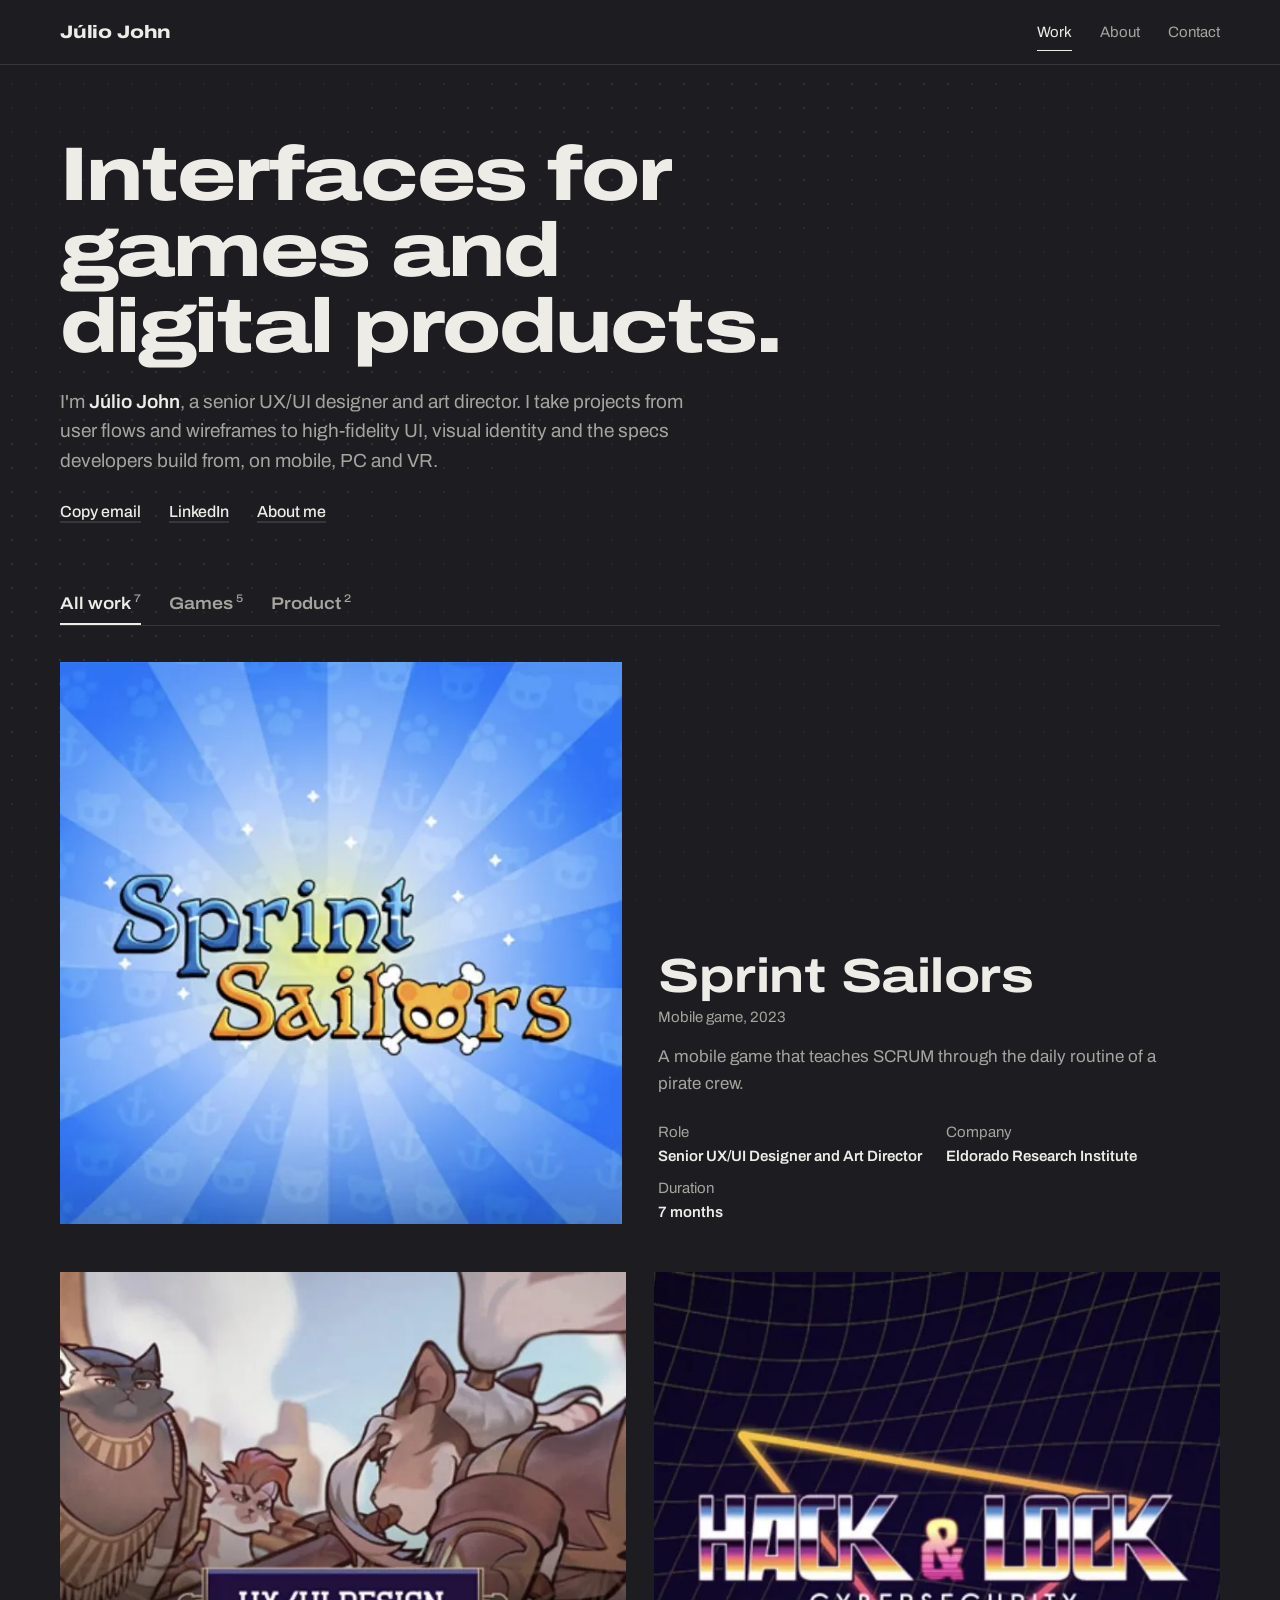
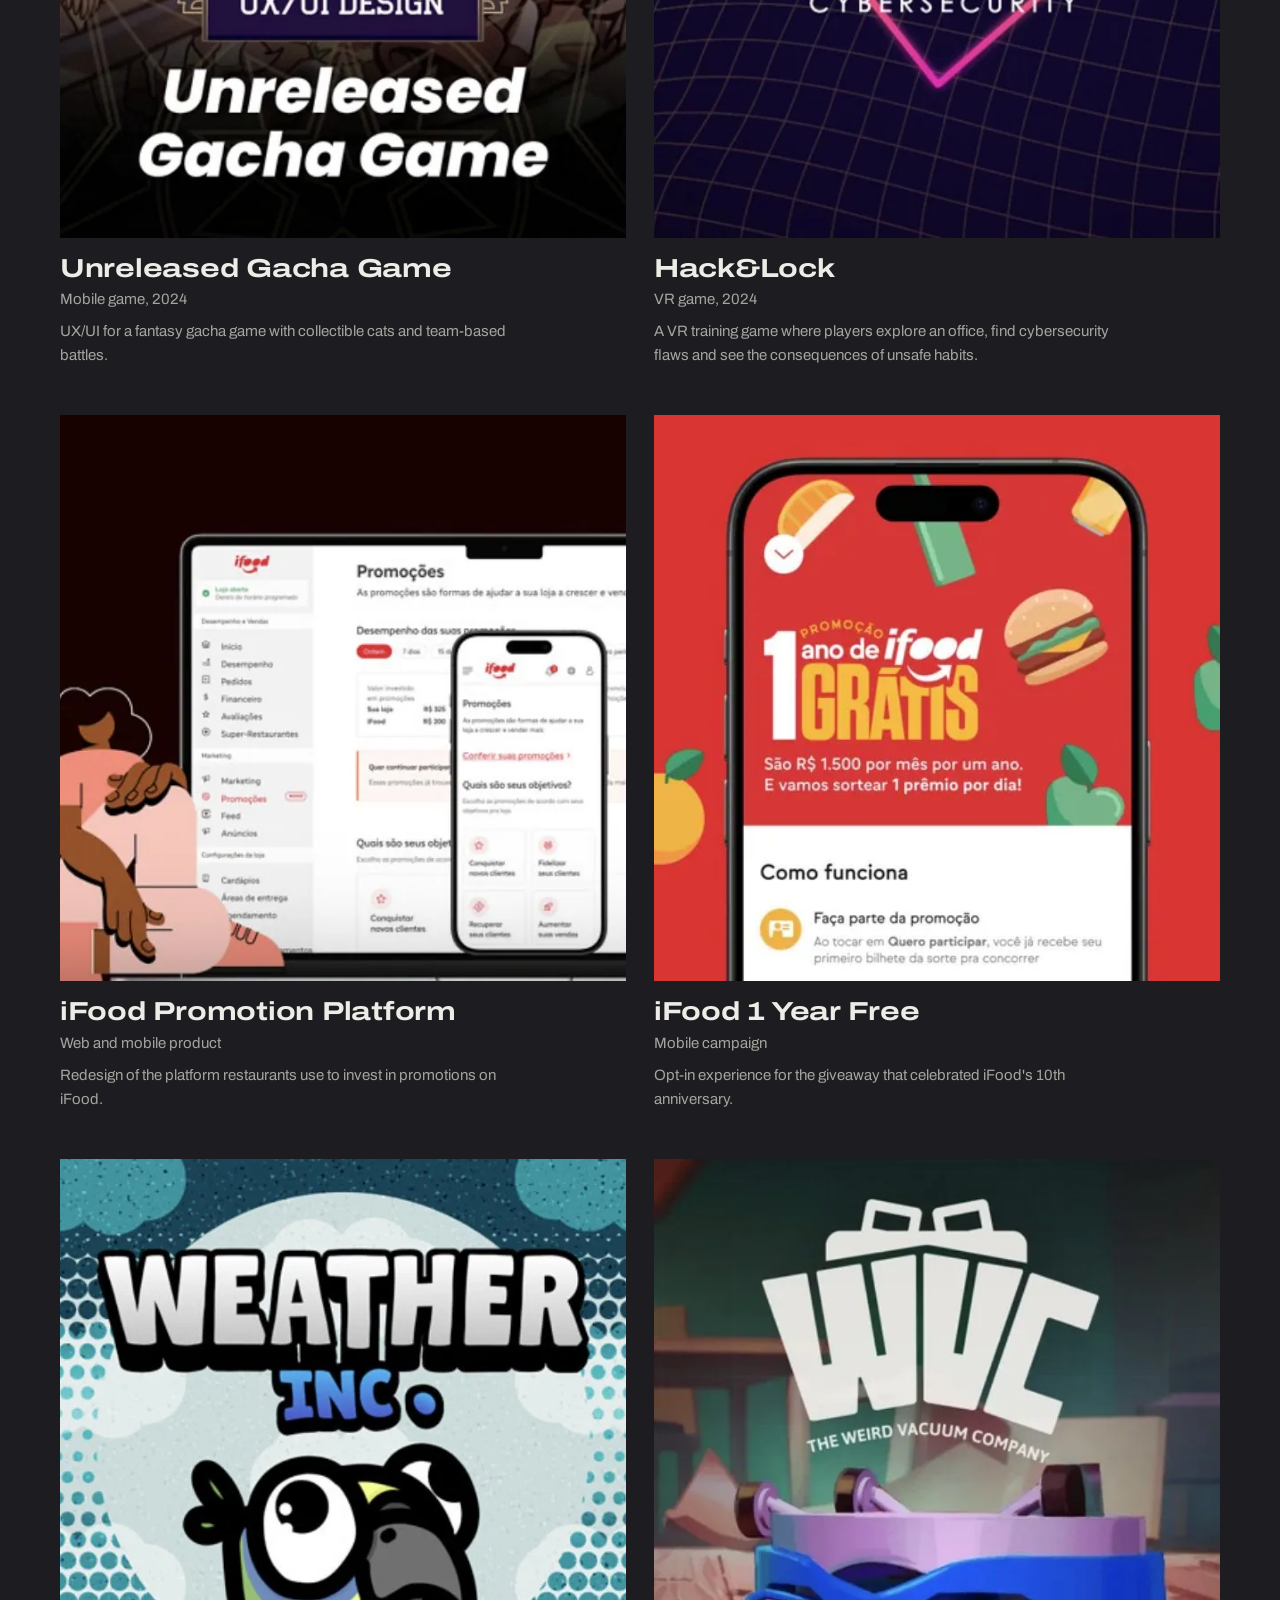
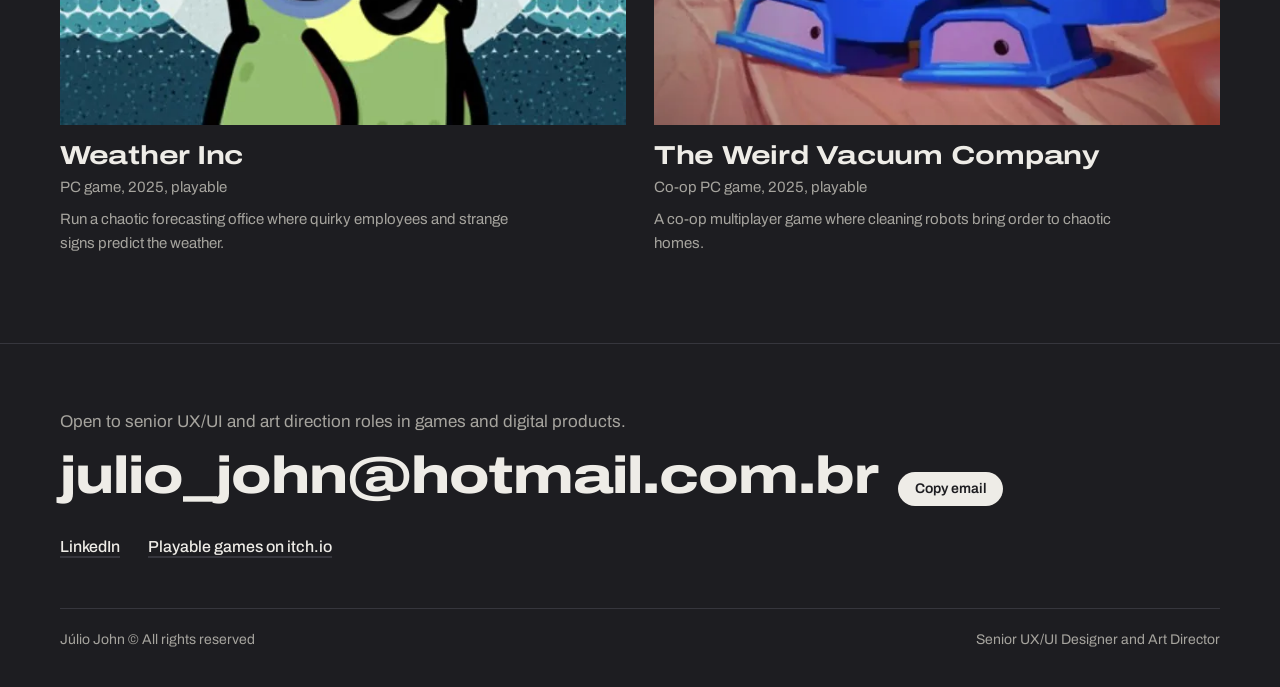
<file: explore-a.html>
<!doctype html>
<html lang="en">
<head>
<meta charset="utf-8">
<meta name="robots" content="noindex">
<meta name="viewport" content="width=device-width, initial-scale=1, viewport-fit=cover">
<meta name="description" content="Júlio John, senior UX/UI designer and art director for games and digital products. Case studies on mobile, PC and VR.">
<meta property="og:title" content="Júlio John Portfolio">
<meta property="og:description" content="Senior UX/UI designer and art director for games and digital products.">
<meta property="og:type" content="website">
<meta name="theme-color" content="#1d1d21">
<link rel="icon" href="data:image/svg+xml,%3Csvg xmlns='http://www.w3.org/2000/svg' viewBox='0 0 64 64'%3E%3Crect width='64' height='64' rx='14' fill='%231d1d21'/%3E%3Ctext x='50%25' y='56%25' text-anchor='middle' dominant-baseline='middle' font-family='Arial,Helvetica,sans-serif' font-weight='800' font-size='30' fill='%23eeece7'%3EJJ%3C/text%3E%3C/svg%3E">
<title>Júlio John Portfolio</title>
<link rel="preconnect" href="https://fonts.googleapis.com">
<link rel="preconnect" href="https://fonts.gstatic.com" crossorigin>
<link rel="stylesheet" href="https://fonts.googleapis.com/css2?family=Archivo:wdth,wght@62..125,400..800&display=swap">
<style>
/* Layout: quiet graphite chrome so the colorful game boards carry the page. Home = left-aligned statement, one featured case in a wide row, then a 2-column list. Each case takes its own project color for one full-bleed summary band and the "next case" block; everything else stays neutral. One family (Archivo) in two widths: expanded for display, normal for reading. Motion = one native shared-element morph from thumbnail to case header (View Transitions), nothing on scroll. */
:root{
  --ground:#1d1d21;   /* graphite page */
  --raised:#26262c;   /* thumbnails, inputs */
  --rule:#36363d;
  --text:#eeece7;     /* warm off-white */
  --dim:#a6a49e;
  --ink:#eeece7;      /* per-project accent, set on case pages */
  --band:#26262c;     /* per-project deep color */
  --f:"Archivo",system-ui,-apple-system,"Segoe UI",sans-serif;
  --gl:max(20px, env(safe-area-inset-left,0px));
  --gr:max(20px, env(safe-area-inset-right,0px));
  --wrap:1200px;
  --ease:cubic-bezier(.2,.7,.2,1);
  color-scheme:dark;
}
*{box-sizing:border-box}
[hidden]{display:none!important}
html,body{background:var(--ground)}
body{margin:0;color:var(--text);font-family:var(--f);font-size:16px;line-height:1.6;-webkit-font-smoothing:antialiased;font-stretch:100%}
body::before{content:"";position:fixed;inset:0 0 auto;height:env(safe-area-inset-top,0px);z-index:40;background:var(--ground)}
img{max-width:100%;display:block}
a{color:inherit}
:focus-visible{outline:2px solid var(--text);outline-offset:3px;border-radius:3px}
.wrap{max-width:var(--wrap);margin:0 auto;padding-left:var(--gl);padding-right:var(--gr)}
.wide{font-stretch:125%}
.link{color:var(--text);text-decoration:underline;text-decoration-color:var(--rule);text-underline-offset:4px;text-decoration-thickness:1.5px;transition:text-decoration-color .15s}
.link:hover{text-decoration-color:var(--text)}
button.link{background:none;border:0;padding:0;font:inherit;cursor:pointer}

/* Header */
.head{position:sticky;top:env(safe-area-inset-top,0px);z-index:30;background:var(--ground);border-bottom:1px solid var(--rule)}
.head .bar{display:flex;align-items:center;justify-content:space-between;gap:16px;min-height:64px}
.mark{text-decoration:none;font-weight:800;font-size:18px;font-stretch:125%;letter-spacing:-.01em}
.nav{display:flex;align-items:center;gap:28px;font-size:15px}
.nav a,.nav button{background:none;border:0;padding:6px 0;font:inherit;color:var(--dim);text-decoration:none;cursor:pointer;border-bottom:1.5px solid transparent;transition:color .15s,border-color .15s}
.nav a:hover,.nav button:hover{color:var(--text)}
.nav a[aria-current="page"]{color:var(--text);border-bottom-color:var(--text)}
.burger{display:none;background:none;border:0;padding:10px;margin-right:-10px;cursor:pointer}
.burger i{display:block;width:22px;height:2px;background:var(--text);margin:5px 0;transition:transform .2s var(--ease),opacity .2s}
.burger[aria-expanded="true"] i:nth-child(1){transform:translateY(7px) rotate(45deg)}
.burger[aria-expanded="true"] i:nth-child(2){opacity:0}
.burger[aria-expanded="true"] i:nth-child(3){transform:translateY(-7px) rotate(-45deg)}
.drawer{border-top:1px solid var(--rule);padding-block:4px 12px}
.drawer a,.drawer button{display:block;width:100%;text-align:left;background:none;border:0;color:var(--text);font:600 20px/1 var(--f);font-stretch:125%;padding:14px 0;text-decoration:none;cursor:pointer}
@media (max-width:720px){.nav{display:none}.burger{display:block}}
@media (min-width:721px){.drawer{display:none!important}}
.progress{position:absolute;left:0;right:0;bottom:-1px;height:2px;background:var(--ink);transform-origin:0 50%;transform:scaleX(0)}

/* Home */
.hero{padding-block:72px 56px}
.hero > *{max-width:900px}
.hero h1{margin:0 0 22px;font-weight:800;font-stretch:125%;font-size:clamp(36px,6.4vw,76px);line-height:1;letter-spacing:-.025em;text-wrap:balance}
.hero p{margin:0 0 24px;color:var(--dim);font-size:19px;line-height:1.55;max-width:58ch}
.hero p b{color:var(--text);font-weight:600}
.inline-links{display:flex;flex-wrap:wrap;gap:12px 28px;font-size:16px;font-weight:500}
@media (max-width:720px){.hero{padding-block:44px 36px}.hero p{font-size:17px}}

.tabs{display:flex;align-items:baseline;gap:28px;border-bottom:1px solid var(--rule);margin-bottom:36px;overflow-x:auto}
.tabs button{background:none;border:0;padding:12px 0;margin-bottom:-1px;font:600 17px/1 var(--f);font-stretch:112%;color:var(--dim);cursor:pointer;border-bottom:2px solid transparent;white-space:nowrap;transition:color .15s,border-color .15s}
.tabs button sup{font-size:11px;font-weight:500;margin-left:3px;color:var(--dim)}
.tabs button:hover{color:var(--text)}
.tabs button[aria-pressed="true"]{color:var(--text);border-bottom-color:var(--text)}

.work{display:grid;grid-template-columns:repeat(2,minmax(0,1fr));gap:48px 28px;padding-bottom:88px}
@media (max-width:680px){.work{grid-template-columns:1fr;gap:40px}}
.item{display:grid;gap:16px;text-decoration:none;min-width:0}
.item .thumb{aspect-ratio:1/1;overflow:hidden;background:var(--raised);max-width:100%}
.item .thumb img{width:100%;height:100%;object-fit:cover;transition:filter .2s}
.item:hover .thumb img{filter:brightness(1.08)}
.item h2{margin:0;font-weight:700;font-stretch:125%;font-size:clamp(20px,2.2vw,26px);line-height:1.15;letter-spacing:-.01em;transition:color .15s}
.item:hover h2{color:var(--pi)}
.item .kind{margin:4px 0 0;color:var(--dim);font-size:15px}
.item .lede{margin:8px 0 0;color:var(--dim);font-size:15px;max-width:52ch}
.item.lead{grid-column:1/-1;grid-template-columns:minmax(0,1fr) minmax(0,1fr);gap:36px;align-items:end}
.item.lead h2{font-size:clamp(28px,4vw,48px);line-height:1.02}
.item.lead .lede{font-size:17px;margin-top:14px}
.item.lead .facts-line{margin-top:22px;display:flex;flex-wrap:wrap;gap:8px 24px;font-size:15px}
.item.lead .facts-line span{color:var(--dim)}
.item.lead .facts-line b{display:block;color:var(--text);font-weight:600}
@media (max-width:680px){.item.lead{grid-template-columns:1fr;gap:16px}}

/* Case */
.case-head{display:grid;grid-template-columns:minmax(0,1fr) auto;gap:32px;align-items:end;padding-block:36px 40px}
.back{grid-column:1/-1;justify-self:start;color:var(--dim);text-decoration:none;font-size:15px;display:inline-flex;gap:8px;align-items:center}
.back:hover{color:var(--text)}
.back svg{width:16px;height:16px;transition:transform .2s var(--ease)}
.back:hover svg{transform:translateX(-3px)}
.case-head .kind{margin:0 0 10px;color:var(--dim);font-size:15px}
.case-head h1{margin:0 0 16px;font-weight:800;font-stretch:125%;font-size:clamp(38px,6.6vw,80px);line-height:.98;letter-spacing:-.03em;text-wrap:balance}
.case-head .lede{margin:0;font-size:19px;color:var(--dim);max-width:56ch}
.case-head .cover{width:clamp(96px,20vw,240px);height:auto;aspect-ratio:1/1;object-fit:cover;max-width:100%}
@media (max-width:720px){.case-head{grid-template-columns:1fr;gap:20px}.case-head .cover{grid-row:2;width:96px}.case-head .lede{font-size:17px}}

.band{background:var(--band);color:#fff;margin-bottom:64px}
.band .wrap{padding-block:40px 44px;display:grid;gap:36px}
.facts{margin:0;display:grid;grid-template-columns:repeat(auto-fit,minmax(min(100%,160px),1fr));gap:18px 28px;padding-bottom:30px;border-bottom:1px solid rgba(255,255,255,.18)}
.facts dt{font-size:13px;color:rgba(255,255,255,.66)}
.facts dd{margin:2px 0 0;font-weight:600;font-size:16px;line-height:1.35}
.story{display:grid;grid-template-columns:repeat(3,minmax(0,1fr));gap:32px}
.story h3{margin:0 0 10px;font-size:15px;font-weight:700;font-stretch:112%;color:var(--ink)}
.story p,.story ul{margin:0;color:rgba(255,255,255,.88);font-size:15.5px}
.story ul{padding-left:18px}
.story li{margin-bottom:6px}
.impact{display:grid;gap:14px}
.impact div b{display:block;font-weight:800;font-stretch:125%;font-size:28px;line-height:1.05;color:#fff}
.impact div span{display:block;color:rgba(255,255,255,.78);font-size:14px;line-height:1.4;margin-top:2px}
@media (max-width:860px){.story{grid-template-columns:1fr;gap:26px}}

.boards{display:flex;flex-direction:column;gap:64px;align-items:center}
.board{margin:0;width:100%;display:flex;flex-direction:column;align-items:center;gap:14px}
.board button{all:unset;cursor:zoom-in;display:block;width:100%;position:relative}
.board button:focus-visible{outline:2px solid var(--text);outline-offset:4px}
.board.tall button{max-width:620px}
.board img{width:100%;height:auto;background:var(--raised)}
.board figcaption{width:100%;max-width:760px;display:grid;grid-template-columns:2.2em minmax(0,1fr);gap:10px;color:var(--dim);font-size:15px;line-height:1.5}
.board figcaption b{color:var(--ink);font-weight:700;font-variant-numeric:tabular-nums}
.board figcaption strong{color:var(--text);font-weight:600}

.details{margin-top:96px;border-top:1px solid var(--rule);padding-block:48px 16px;display:grid;grid-template-columns:minmax(0,1fr) minmax(0,2fr);gap:32px}
.details h2{margin:0;font-weight:700;font-stretch:125%;font-size:24px;line-height:1.2}
.details .body{max-width:66ch;min-width:0}
.details p{margin:0 0 14px;color:#d8d6d0}
.details h3{margin:28px 0 10px;font-size:15px;font-weight:700;font-stretch:112%}
.details ul{margin:0;padding-left:18px;color:#d8d6d0}
.details li{margin-bottom:6px}
.credits{list-style:none;padding:0!important;border-top:1px solid var(--rule)}
.credits li{display:flex;justify-content:space-between;gap:16px;flex-wrap:wrap;border-bottom:1px solid var(--rule);padding:10px 0;margin:0!important}
.credits span{color:var(--dim)}
@media (max-width:820px){.details{grid-template-columns:1fr;gap:10px}}

.next{display:block;background:var(--nb);color:#fff;text-decoration:none;margin-top:72px}
.next .wrap{display:grid;grid-template-columns:auto minmax(0,1fr) auto;gap:24px;align-items:center;padding-block:28px}
.next img{width:88px;height:88px;object-fit:cover}
.next small{display:block;font-size:14px;color:rgba(255,255,255,.72)}
.next strong{display:block;font-weight:800;font-stretch:125%;font-size:clamp(22px,3.4vw,36px);line-height:1.05;letter-spacing:-.015em}
.next svg{width:28px;height:28px;transition:transform .2s var(--ease)}
.next:hover svg{transform:translateX(6px)}
@media (max-width:520px){.next img{width:64px;height:64px}.next .wrap{gap:16px}}

.side{position:fixed;top:50%;z-index:20;transform:translateY(-50%);width:44px;height:44px;display:grid;place-items:center;background:var(--raised);border:1px solid var(--rule);color:var(--text);text-decoration:none;border-radius:50%;opacity:.7;transition:opacity .15s}
.side:hover{opacity:1}
.side svg{width:18px;height:18px}
.side.prev{left:max(16px, env(safe-area-inset-left,0px))}
.side.nxt{right:max(16px, env(safe-area-inset-right,0px))}
@media (max-width:1340px){.side{display:none}}

/* About */
.about{padding-block:64px 72px;display:grid;grid-template-columns:minmax(0,1fr) minmax(0,1.5fr);gap:48px}
.about h1{margin:0;font-weight:800;font-stretch:125%;font-size:clamp(36px,5.4vw,64px);line-height:1;letter-spacing:-.025em}
.about .intro{margin:0 0 8px;font-size:19px;color:#d8d6d0;max-width:58ch}
.about h2{margin:40px 0 14px;font-weight:700;font-stretch:112%;font-size:17px}
.steps{list-style:none;padding:0;margin:0;display:grid;gap:14px;counter-reset:s}
.steps li{counter-increment:s;display:grid;grid-template-columns:2em minmax(0,1fr);gap:8px;color:var(--dim)}
.steps li::before{content:counter(s);font-weight:700;color:var(--text);font-variant-numeric:tabular-nums}
.steps strong{color:var(--text);font-weight:600}
.xp{list-style:none;padding:0;margin:0;border-top:1px solid var(--rule)}
.xp li{border-bottom:1px solid var(--rule)}
.xp a{display:grid;grid-template-columns:minmax(0,1fr) auto;gap:2px 16px;padding:14px 0;text-decoration:none}
.xp b{font-weight:600}
.xp span{color:var(--dim);font-variant-numeric:tabular-nums}
.xp em{grid-column:1/-1;color:var(--dim);font-style:normal;font-size:15px}
.xp a:hover b{text-decoration:underline;text-underline-offset:4px}
@media (max-width:860px){.about{grid-template-columns:1fr;gap:16px;padding-block:44px 56px}}

/* Contact */
.contact{border-top:1px solid var(--rule)}
.contact .wrap{padding-block:64px 36px}
.contact p{margin:0 0 14px;color:var(--dim);font-size:17px}
.email{display:flex;flex-wrap:wrap;align-items:baseline;gap:10px 20px;margin-bottom:28px}
.email code{font:800 clamp(22px,4.6vw,52px)/1.05 var(--f);font-stretch:125%;letter-spacing:-.02em;color:var(--text);user-select:all;overflow-wrap:anywhere}
.email button{background:var(--text);color:var(--ground);border:0;border-radius:999px;padding:10px 16px;font:600 14px/1 var(--f);cursor:pointer;transition:transform .1s}
.email button:active{transform:scale(.97)}
.foot{display:flex;justify-content:space-between;flex-wrap:wrap;gap:12px 28px;border-top:1px solid var(--rule);padding-top:20px;color:var(--dim);font-size:14px}

/* Viewer */
.viewer{overflow:auto;border:0;padding:0;margin:0;max-width:none;max-height:none;width:100%;height:100%;background:rgba(12,12,14,.97);color:var(--text)}
.viewer::backdrop{background:rgba(12,12,14,.9)}
.vbar{position:sticky;top:0;display:flex;justify-content:space-between;align-items:center;gap:12px;padding:12px var(--gr) 12px var(--gl);padding-top:max(12px, env(safe-area-inset-top,0px));background:rgba(12,12,14,.94);font-size:14px;color:var(--dim)}
.vbar button{background:var(--raised);border:1px solid var(--rule);color:var(--text);border-radius:999px;padding:9px 14px;font:500 14px/1 var(--f);cursor:pointer}
.vimg{padding:8px var(--gr) 40px var(--gl);display:flex;justify-content:center}
.viewer img{max-width:min(100%,1600px);height:auto}

.toast{position:fixed;left:50%;bottom:max(24px, calc(env(safe-area-inset-bottom,0px) + 16px));transform:translate(-50%,10px);background:var(--text);color:var(--ground);font:600 14px/1 var(--f);padding:12px 16px;border-radius:999px;opacity:0;pointer-events:none;transition:opacity .2s,transform .2s var(--ease);z-index:60}
.toast.show{opacity:1;transform:translate(-50%,0)}

/* The one motion moment: thumbnail morphs into the case header cover */
::view-transition-old(root),::view-transition-new(root){animation-duration:.22s}
::view-transition-group(cover){animation-duration:.42s;animation-timing-function:var(--ease)}

/* Shared exploration polish: sliding filter indicator and a copy confirmation on the button itself */
.tabs{position:relative}
.tabs.has-ind button[aria-pressed="true"]{border-bottom-color:transparent}
.tabs .ind{position:absolute;left:0;bottom:0;height:2px;width:0;background:var(--text);pointer-events:none;transition:transform .4s var(--ease),width .4s var(--ease)}
button[data-copy].copied{color:var(--ink)}
.email button[data-copy].copied{background:var(--ink);color:var(--ground)}
.email button[data-copy]{min-width:7.5em}
/* Exploration A · Signal. A quiet dot grid behind the page: a slow diagonal wave moves through it and the dots lean away from the cursor, tinted with the current project's color. Case thumbnails get a cursor spotlight; the home headline rises in once on first load. */
body{background:transparent}
.field{position:fixed;inset:0;z-index:-1;width:100%;height:100%;pointer-events:none}
.hero h1 .w{display:inline-block;overflow:hidden;vertical-align:top;padding-bottom:.12em;margin-bottom:-.12em}
.hero h1 .w>span{display:inline-block;animation:rise .9s var(--ease) both;animation-delay:calc(var(--i) * 70ms + 60ms)}
.hero.rise > p,.hero.rise > .inline-links{animation:fadeup .8s var(--ease) both .5s}
@keyframes rise{from{transform:translateY(110%)}}
@keyframes fadeup{from{opacity:0;transform:translateY(8px)}}
.item .thumb{position:relative}
.item .thumb img{transition:transform .7s var(--ease),filter .2s}
.item .thumb::after{content:"";position:absolute;inset:0;pointer-events:none;opacity:0;transition:opacity .3s;background:radial-gradient(360px circle at var(--mx,50%) var(--my,50%),color-mix(in srgb,var(--pi) 30%,transparent),transparent 65%);mix-blend-mode:screen}
.item .thumb::before{content:"";position:absolute;inset:0;z-index:1;pointer-events:none;opacity:0;transition:opacity .3s;box-shadow:inset 0 0 0 1px color-mix(in srgb,var(--pi) 70%,transparent)}
@media (hover:hover){
  .item:hover .thumb img{transform:scale(1.035)}
  .item:hover .thumb::after,.item:hover .thumb::before{opacity:1}
}
.item:focus-visible .thumb::before{opacity:1}
@media (prefers-reduced-motion:reduce){*,*::before,*::after{animation:none!important;transition:none!important}}
</style>
</head>
<body>
<canvas class="field" id="field" aria-hidden="true"></canvas>
<header class="head">
  <div class="wrap bar">
    <a class="mark" href="#work">Júlio John</a>
    <nav class="nav" aria-label="Main">
      <a href="#work" data-nav="work">Work</a>
      <a href="#about" data-nav="about">About</a>
      <button type="button" data-contact>Contact</button>
    </nav>
    <button class="burger" id="burger" type="button" aria-label="Menu" aria-expanded="false" aria-controls="drawer"><i></i><i></i><i></i></button>
  </div>
  <div class="drawer wrap" id="drawer" hidden>
    <a href="#work">Work</a>
    <a href="#about">About</a>
    <button type="button" data-contact>Contact</button>
  </div>
  <div class="progress" id="progress"></div>
</header>

<main id="app"></main>

<section class="contact" id="contact" aria-label="Contact">
  <div class="wrap">
    <p>Open to senior UX/UI and art direction roles in games and digital products.</p>
    <div class="email"><code id="mail">julio_john@hotmail.com.br</code><button type="button" data-copy>Copy email</button></div>
    <div class="inline-links" style="margin-bottom:48px">
      <a class="link" href="https://www.linkedin.com/in/juliojohn" target="_blank" rel="noopener">LinkedIn</a>
      <a class="link" href="https://juliojohn.itch.io" target="_blank" rel="noopener">Playable games on itch.io</a>
    </div>
    <div class="foot"><span>Júlio John © All rights reserved</span><span>Senior UX/UI Designer and Art Director</span></div>
  </div>
</section>

<dialog class="viewer" id="viewer" aria-label="Image viewer">
  <div class="vbar"><span id="vcap"></span><button type="button" id="vclose">Close</button></div>
  <div class="vimg"><img id="vimg" alt=""></div>
</dialog>
<div class="toast" id="toast" role="status" aria-live="polite"></div>

<script>
const EMAIL="julio_john@hotmail.com.br";
const SV={
  r:'<svg viewBox="0 0 24 24" fill="none" stroke="currentColor" stroke-width="2" stroke-linecap="round" stroke-linejoin="round" aria-hidden="true"><path d="M5 12h14M13 6l6 6-6 6"/></svg>',
  l:'<svg viewBox="0 0 24 24" fill="none" stroke="currentColor" stroke-width="2" stroke-linecap="round" stroke-linejoin="round" aria-hidden="true"><path d="M19 12H5M11 6l-6 6 6 6"/></svg>'
};

/* ink = bright project accent, band = deep project color. Board: [file, width, height, title, caption] */
const P=[
 {id:"sprint-sailors",name:"Sprint Sailors",cat:"games",lead:true,ink:"#7db4ff",band:"#123a8c",
  kind:"Mobile game, 2023",discipline:"Game UX/UI and art direction",cover:["cover-sprint",635],
  lede:"A mobile game that teaches SCRUM through the daily routine of a pirate crew.",
  facts:[["Role","Senior UX/UI Designer and Art Director"],["Company","Eldorado Research Institute"],["Year","2023"],["Duration","7 months"],["Platform","Mobile"],["Team","Led 4 junior designers"]],
  problem:"Teach the SCRUM methodology in a practical, fast and efficient way, without the stress of a classroom, so fun becomes an ally for comprehension.",
  contribution:["Defined game objectives, metrics and user journey with stakeholders","Wireframes and interactive prototypes for testing, then high-fidelity UI","Visual identity, character illustrations and art direction of all assets","Career mentorship for 4 junior designers"],
  impact:[["R$ 1M+","follow-up funding for an educational game on Vision Pro and Meta Quest"],["New unit","the company opened a business line for educational games"],["50+","students in the February 2024 playtest"]],
  boards:[
   ["sprint-02",1600,1110,"User flow","The Ship Hub leads into the main loop (Briefing, Backlog, Planning, Daily, Retro, Review) and to secondary flows (Task board, Dictionary)."],
   ["sprint-03",1600,1018,"Briefing","Crew dialogue introduces each SCRUM ceremony inside the game world."],
   ["sprint-04",884,1600,"Tasks, Dictionary and Rewards","Players complete tasks and stories, revisit any concept with everyday examples, and get celebrated when they make progress."],
   ["sprint-05",1294,1600,"Logo and UI elements","A logo that can turn into a pirate flag, plus the supervised kit of books, scrolls and cards."],
   ["sprint-06",1600,976,"Characters","The Captain (Scrum Master), the Tripulants and the Intendant (Product Owner)."],
   ["sprint-07",1600,869,"Results","A new business unit and more than R$ 1 million in follow-up funding."],
   ["sprint-08",1600,900,"Playtest","Caldeira Research Institute, February 2024, with 50+ trained students."]],
  details:{intro:["A Sr. Design and Art job I worked on for the Sprint Sailors game by Eldorado Research Institute © 2023.","The challenge was to create a mobile game that teaches the SCRUM methodology in a practical, fast, efficient manner, all while ensuring a stress-free experience, making fun an ally for comprehension."],
   resp:[["Senior UI/UX Designer",["Collaborate with stakeholders to define game objectives, metrics, and user journey.","Create low-fidelity wireframes to structure the game and develop interactive prototypes for testing.","Illustrated all character designs used in the final UIs.","Design high-fidelity mockups and visual specifications for consistent implementation."]],
    ["Art Direction",["Define the visual identity of the game, including style, color palette and graphic elements.","Supervise the creation of all visual assets, including characters, environments, and UI (HUD and icons).","Create style guides and documentation to ensure design consistency.","Review the designers' work regularly, providing constructive and specific feedback.","Ensure that the work aligns with the game's aesthetic cohesion and established quality standards."]],
    ["Career Mentorship",["Career mentorship with 4 junior designers (2 UI/UX Designers and 2 Visual Designers).","Support in setting career goals and planning professional development.","Assist designers in building and enhancing their professional portfolios.","Organize and conduct workshops and training sessions on topics such as UI, design, perspective and digital painting."]]]}},

 {id:"gacha-game",name:"Unreleased Gacha Game",cat:"games",ink:"#b9a1ff",band:"#2b2160",
  kind:"Mobile game, 2024",discipline:"Game UX/UI",cover:["cover-gacha",635],
  lede:"UX/UI for a fantasy gacha game with collectible cats and team-based battles.",
  facts:[["Role","Sr. UX/UI Designer"],["Company","Meso Lab Inc. (Canada)"],["Year","2024"],["Duration","3 months"],["Platform","Mobile"],["Team","Art director and 2 character artists"]],
  problem:"Create a fantasy-themed gacha game featuring collectible cats that enchants players with strategic gameplay, striking visuals and a variety of unique character abilities.",
  contribution:["Defined mechanics, objectives and metrics with stakeholders and the product manager","Wireframes and interactive prototypes for the art director, artists, animators and developers","High-fidelity mockups, visual specs and style guides","UI visual identity with the art director, including HUD and icons"],
  goals:["Engage players with strategic combat and gacha mechanics","Stylized visuals to attract cat and fantasy fans","Player retention through a pet care system"],
  boards:[
   ["gacha-02",577,1600,"Battle screen","Final battle HUD plus explorations of wireframes, stamina bar, icons, character frames and buttons."],
   ["gacha-03",756,1600,"Chapter and team selection","Team power, enemies and rewards up front, with four wireframe layouts explored for team building."],
   ["gacha-04",1294,1600,"Item detail and UI kit","The item pop-up and the full set of components it was built from."]],
  details:{intro:["A Sr. UX/UI design job I worked on for an unannounced game by Meso Lab Inc. (Canada) in 2024.","The challenge was to create a fantasy-themed gacha game featuring collectible cats, designed to enchant players with strategic gameplay, stunning visuals, and a variety of unique character abilities."],
   credits:[["Art Director","Guilherme Franzoni","https://www.artstation.com/guimonez"],["Character Artist","Iasmin Zoia","https://www.artstation.com/iasmimzoia"],["Character Artist","Phil C.","https://www.artstation.com/philcavalcanti"]],
   resp:[["My responsibilities",["Collaborate with stakeholders and product manager to define game mechanics, objectives and metrics.","Create low-fidelity wireframes to structure the game and develop interactive prototypes for testing that help the art director, artists, animators and developers.","Create high-fidelity mockups and visual specifications for consistent implementation.","Define the game's UI visual identity in collaboration with the art director, including the style, color palette, and UI elements such as the HUD and icons.","Create style guides and documentation to ensure design consistency."]]]}},

 {id:"hack-and-lock",name:"Hack&Lock",cat:"games",ink:"#ff7cbd",band:"#34103f",
  kind:"VR game, 2024",discipline:"VR UX and visual design",cover:["cover-hack",635],
  lede:"A VR training game where players explore an office, find cybersecurity flaws and see the consequences of unsafe habits.",
  facts:[["Role","Lead UX and Visual Designer"],["Company","Instituto de Pesquisas Eldorado"],["Year","2024"],["Platform","VR"],["Team","With Yumi Hatakeyama"]],
  problem:"Create an immersive VR training game where players explore a corporate office, identify cybersecurity flaws, and learn the real-world consequences of unsafe digital behavior.",
  contribution:["Led UX and visual design for the game","Mission flow, in-world computer apps and progress screens","Visual language of the UI, icon set and logo"],
  boards:Array.from({length:13},(_,i)=>["hack-"+String(i+1).padStart(2,"0"),1600,i===0?545:(i<=10?800:900),...[
   ["Key art","Synthwave identity for the game."],
   ["Lock screen","Players unlock the in-game computer with a password they find in the office."],
   ["Desktop","Browser, Mail and Antivirus apps, each tied to a lesson."],
   ["Mission select","Chapters and lessons such as accounts and passwords, phishing and spam."],
   ["Unidentified website","A fake download page full of traps for players to recognize."],
   ["Network settings","Choosing the real company Wi-Fi among look-alike networks."],
   ["Antivirus alert","A clear warning state with one action to turn protection back on."],
   ["Mission progress","Tasks, level-up and rewards after each mission."],
   ["Chapter brief","Task instructions with a target zone and progress bar."],
   ["Mascot pattern","The duck mascot as a full-screen pattern."],
   ["Settings","Audio sliders and the general settings menu."],
   ["Icon set","App icons, mascot and keypad glyphs."],
   ["Logo","Flat and synthwave versions."]][i]]),
  details:{intro:["A Lead UX and Visual Design job I worked on for Hack&Lock by Instituto de Pesquisas Eldorado in 2024.","The challenge was to create an immersive VR training game where players explore a corporate office, identify cybersecurity flaws, and learn the real-world consequences of unsafe digital behavior."],
   credits:[["Lead UX and Visual Designer","Júlio John"],["UX and Visual Designer","Yumi Hatakeyama","https://bit.ly/yumihat-portfolio"]]}},

 {id:"ifood-promotion-platform",name:"iFood Promotion Platform",cat:"product",ink:"#ff7d80",band:"#5e1117",
  kind:"Web and mobile product",discipline:"Product UX/UI",cover:["cover-ifood-platform",635],
  lede:"Redesign of the platform restaurants use to invest in promotions on iFood.",
  facts:[["Role","UX/UI Designer"],["Company","iFood"],["Duration","6 months"],["Platform","Web and mobile"]],
  problem:"Design an investment platform that is easy to engage with, transparent to use and scalable for the product, while also ensuring economic profitability for iFood.",
  contribution:["Promotion discovery tailored to each restaurant's goals","Performance view of current promotions","Responsive layouts for desktop and phone"],
  goals:["Help restaurants grow","Offer better promotions to users and restaurants","Financial efficiency for iFood"],
  boards:[["ifood-platform-hero",1071,600,"Promotions","Restaurants find promotions by goal: attract new customers, retain existing ones, boost sales, and track what is running."]],
  details:{intro:["Redesign of iFood's promotion platform for partner restaurants: easily find the best promotions tailored to each restaurant's goals, helping to attract new customers, retain existing ones, boost sales, and monitor the performance of current promotions."]}},

 {id:"ifood-1-year-free",name:"iFood 1 Year Free",cat:"product",ink:"#ffc94d",band:"#8d1a1f",
  kind:"Mobile campaign",discipline:"Product UX/UI",cover:["ifood-year-hero",1071],
  lede:"Opt-in experience for the giveaway that celebrated iFood's 10th anniversary.",
  facts:[["Role","UX/UI Designer"],["Company","iFood"],["Duration","4 weeks"],["Platform","Mobile app"]],
  problem:"A promotional giveaway to celebrate iFood's 10th anniversary, where winners get one year of free iFood food.",
  contribution:["Opt-in screen with all rules in clear, festive language","Campaign visual applied to the app experience"],
  goals:["Increase engagement","Grow the number of customers","Retain new customers"],
  boards:[["ifood-year-hero",1071,600,"Promotion opt-in","Engaging language and a festive design present every rule while celebrating the occasion."]],
  details:{intro:["Presented with engaging language and a festive design, the opt-in screen shows all rules and aims to captivate users while celebrating the occasion."]}},

 {id:"weather-inc",name:"Weather Inc",cat:"games",ink:"#9fe3e6",band:"#244a4e",
  kind:"PC game, 2025, playable",discipline:"Game UX/UI and art direction",cover:["cover-weather",635],
  lede:"Run a chaotic forecasting office where quirky employees and strange signs predict the weather.",
  facts:[["Role","Art Director and UX/UI Designer"],["Type","Personal project"],["Year","2025"],["Platform","PC (itch.io)"],["Team","3 people"]],
  problem:"Make deduction from bizarre clues readable and fun, so players can connect patterns and lock in a forecast with style and instinct.",
  contribution:["UX/UI and art direction","Wireframe explorations for staff selection","UI kit and props in a hand-drawn office style"],
  impact:[["Playable","published on itch.io"]],
  play:"https://juliojohn.itch.io/weatherinc",
  boards:[
   ["weather-01",1600,423,"Logo","Game identity."],
   ["weather-02",1029,1600,"In-game screen and staff details","Analyze clues around the office and check each employee's instincts."],
   ["weather-03",576,1600,"Staff selection, forecast and endings","Four wireframe explorations, the results screen and the win and lose states."],
   ["weather-04",1600,1175,"UI kit","Rating cards, clock, buttons, panels and props."]],
  details:{intro:["A personal project I worked on as an Art Director and UX/UI Designer in 2025.","The game is about leading a chaotic weather forecasting office, where players rely on quirky employee instincts, strange environmental signs, and teamwork to predict the weather and survive as many days as possible."],
   credits:[["UX/UI and Art Direction","Júlio John"],["Game Design and Programming","Geovana Contine","https://www.linkedin.com/in/geovanacontine/"],["Character Artist","Fabiola Andrade","https://www.linkedin.com/in/fabiolaalvesandrade/"]]}},

 {id:"twvc",name:"The Weird Vacuum Company",cat:"games",ink:"#4ff0b4",band:"#0f3a2e",
  kind:"Co-op PC game, 2025, playable",discipline:"Game art and UX/UI",cover:["cover-twvc",635],
  lede:"A co-op multiplayer game where cleaning robots bring order to chaotic homes.",
  facts:[["Role","Art Director and UX/UI Designer"],["Year","2025"],["Platform","PC (itch.io)"],["Mode","Co-op multiplayer"],["Team","2 people"]],
  problem:"Let players set up a match, gather a team and jump into the cleaning chaos without friction, and understand actions and objectives through clear in-game feedback.",
  contribution:["UX/UI for setup, lobby, HUD, mission status and settings","Art direction, character and prop design","Reusable settings components"],
  impact:[["Playable","published on itch.io"]],
  play:"https://juliojohn.itch.io/the-weird-vacuum-company",
  boards:[
   ["twvc-01",1600,423,"Logo","Game identity."],
   ["twvc-02",1600,900,"Key art","The robots at work in a messy home."],
   ["twvc-03",1600,6391,"Setup, HUD, mission status and settings","From main menu and lobby to in-game feedback and the end-of-floor stats."],
   ["twvc-04",1600,2103,"Character design","Mechanics tested for readability, then fine tuning and early explorations."],
   ["twvc-05",1600,2187,"Prop design","Low-poly props that show the world from a robot's point of view."]],
  details:{intro:["A project I worked on as an Art Director and UX/UI Designer in 2025.","The game is a cooperative multiplayer experience where players control cleaning robots tasked with bringing order to chaotic homes."],
   credits:[["UX/UI and Art Direction","Júlio John"],["Game Design and Programming","Geovana Contine","https://www.linkedin.com/in/geovanacontine/"]]}}
];

const app=document.getElementById("app");
const root=document.documentElement;
const esc=s=>String(s).replace(/[&<>"]/g,c=>({"&":"&amp;","<":"&lt;",">":"&gt;",'"':"&quot;"}[c]));
const img=(base,w)=>w>900?{src:`w/${base}-800.webp`,set:`w/${base}-800.webp 800w, w/${base}-${w}.webp ${w}w`}:{src:`w/${base}-${w}.webp`,set:""};
const reduce=matchMedia("(prefers-reduced-motion: reduce)");
let filter="all";
try{filter=localStorage.getItem("jj-filter3")||"all"}catch(e){}

function home(){
  const n={all:P.length,games:P.filter(p=>p.cat==="games").length,product:P.filter(p=>p.cat==="product").length};
  const list=P.filter(p=>filter==="all"||p.cat===filter);
  app.innerHTML=`
  <section class="wrap hero">
    <h1>Interfaces for games and digital products.</h1>
    <p>I'm <b>Júlio John</b>, a senior UX/UI designer and art director. I take projects from user flows and wireframes to high-fidelity UI, visual identity and the specs developers build from, on mobile, PC and VR.</p>
    <div class="inline-links">
      <button type="button" class="link" data-copy>Copy email</button>
      <a class="link" href="https://www.linkedin.com/in/juliojohn" target="_blank" rel="noopener">LinkedIn</a>
      <a class="link" href="#about">About me</a>
    </div>
  </section>
  <section class="wrap" aria-label="Work">
    <div class="tabs" role="group" aria-label="Filter work">
      ${[["all","All work"],["games","Games"],["product","Product"]].map(([k,l])=>`<button type="button" id="tab-${k}" data-filter="${k}" aria-pressed="${filter===k}">${l}<sup>${n[k]}</sup></button>`).join("")}
    </div>
    <div class="work">
      ${list.map((p,i)=>{
        const c=img(p.cover[0],p.cover[1]);const lead=p.lead&&filter!=="product";
        return `<a class="item${lead?" lead":""}" href="#${p.id}" data-id="${p.id}" style="--pi:${p.ink}">
          <div class="thumb"><img src="${c.src}" ${c.set?`srcset="${c.set}" sizes="(min-width:1200px) 580px, (min-width:680px) 48vw, 100vw"`:""} alt="" width="635" height="635" ${i>2?'loading="lazy"':""} decoding="async"></div>
          <div>
            <h2>${esc(p.name)}</h2>
            <p class="kind">${esc(p.kind)}</p>
            <p class="lede">${esc(p.lede)}</p>
            ${lead?`<div class="facts-line">${p.facts.slice(0,2).concat([p.facts[3]]).map(([k,v])=>`<div><span>${esc(k)}</span><b>${esc(v)}</b></div>`).join("")}</div>`:""}
          </div>
        </a>`}).join("")}
    </div>
  </section>`;
  app.querySelectorAll("[data-filter]").forEach(b=>b.addEventListener("click",()=>{
    filter=b.dataset.filter;try{localStorage.setItem("jj-filter3",filter)}catch(e){}
    home();document.getElementById("tab-"+filter).focus();
  }));
}

function project(p){
  const i=P.indexOf(p),prev=P[(i-1+P.length)%P.length],next=P[(i+1)%P.length];
  root.style.setProperty("--ink",p.ink);root.style.setProperty("--band",p.band);
  const c=img(p.cover[0],p.cover[1]),nc=img(next.cover[0],next.cover[1]);
  const d=p.details;
  const third=p.impact
    ?`<div><h3>Impact</h3><div class="impact">${p.impact.map(([v,l])=>`<div><b>${esc(v)}</b><span>${esc(l)}</span></div>`).join("")}</div></div>`
    :`<div><h3>Goals</h3><ul>${p.goals.map(x=>`<li>${esc(x)}</li>`).join("")}</ul></div>`;
  app.innerHTML=`
  <div class="wrap">
    <header class="case-head">
      <a class="back" href="#work" data-back="${p.id}">${SV.l}All work</a>
      <div>
        <p class="kind">${esc(p.discipline)}. ${esc(p.kind)}.</p>
        <h1>${esc(p.name)}</h1>
        <p class="lede">${esc(p.lede)}</p>
      </div>
      <img class="cover" id="case-cover" src="${c.src}" alt="" width="240" height="240">
    </header>
  </div>
  <section class="band" aria-label="Project summary">
    <div class="wrap">
      <dl class="facts">${p.facts.map(([k,v])=>`<div><dt>${esc(k)}</dt><dd>${esc(v)}</dd></div>`).join("")}</dl>
      <div class="story">
        <div><h3>Problem</h3><p>${esc(p.problem)}</p></div>
        <div><h3>My contribution</h3><ul>${p.contribution.map(x=>`<li>${esc(x)}</li>`).join("")}</ul></div>
        ${third}
      </div>
    </div>
  </section>
  <div class="wrap">
    <div class="boards">${p.boards.map(([b,w,h,t,cap],k)=>{const s=img(b,w);const num=String(k+1).padStart(2,"0");return `
      <figure class="board${h>w?" tall":""}">
        <button type="button" data-zoom="w/${b}-${w}.webp" data-cap="${num} ${esc(t)}" aria-label="Open ${esc(t)} in full size">
          <img src="${s.src}" ${s.set?`srcset="${s.set}" sizes="(min-width:1200px) 1160px, 100vw"`:""} width="${w}" height="${h}" alt="${esc(p.name)}: ${esc(t)}" ${k>1?'loading="lazy"':""} decoding="async">
        </button>
        <figcaption><b>${num}</b><span><strong>${esc(t)}.</strong> ${esc(cap)}</span></figcaption>
      </figure>`}).join("")}</div>
    <section class="details" aria-label="About the project">
      <h2>About the project</h2>
      <div class="body">
        ${d.intro.map(t=>`<p>${esc(t)}</p>`).join("")}
        ${p.play?`<p>Play it on <a class="link" href="${p.play}" target="_blank" rel="noopener">itch.io</a>.</p>`:""}
        ${d.credits?`<h3>Team</h3><ul class="credits">${d.credits.map(([r,nm,u])=>`<li><span>${esc(r)}</span>${u?`<a class="link" href="${u}" target="_blank" rel="noopener">${esc(nm)}</a>`:esc(nm)}</li>`).join("")}</ul>`:""}
        ${d.resp?d.resp.map(([h,items])=>`<h3>${esc(h)}</h3><ul>${items.map(x=>`<li>${esc(x)}</li>`).join("")}</ul>`).join(""):""}
      </div>
    </section>
  </div>
  <a class="next" href="#${next.id}" style="--nb:${next.band}">
    <div class="wrap">
      <img src="${nc.src}" alt="" width="88" height="88" loading="lazy">
      <div><small>Next case</small><strong>${esc(next.name)}</strong></div>
      ${SV.r}
    </div>
  </a>
  <a class="side prev" href="#${prev.id}" aria-label="Previous case: ${esc(prev.name)}">${SV.l}</a>
  <a class="side nxt" href="#${next.id}" aria-label="Next case: ${esc(next.name)}">${SV.r}</a>`;
  app.querySelectorAll("[data-zoom]").forEach(b=>b.addEventListener("click",()=>openViewer(b.dataset.zoom,b.dataset.cap)));
}

function about(){
  app.innerHTML=`<section class="wrap about">
    <h1>About</h1>
    <div>
      <p class="intro">Senior UX/UI designer and art director. I design game and product interfaces end to end, from goals and user flows with stakeholders to high-fidelity UI, visual identity and the specs developers build from.</p>
      <h2>How I work</h2>
      <ol class="steps">
        <li><span><strong>Define the goal.</strong> Objectives, metrics and the player or user journey, agreed with stakeholders and product.</span></li>
        <li><span><strong>Structure and test.</strong> Low-fidelity wireframes and interactive prototypes, often several layouts side by side.</span></li>
        <li><span><strong>Craft the interface.</strong> High-fidelity UI, HUD, icons and illustration in one visual language.</span></li>
        <li><span><strong>Hand off with care.</strong> Style guides and visual specs so the build matches the design.</span></li>
        <li><span><strong>Grow the team.</strong> Art direction, feedback reviews and mentorship for junior designers.</span></li>
      </ol>
      <h2>Experience highlights</h2>
      <ul class="xp">
        ${[["sprint-sailors","Eldorado Research Institute","Senior UX/UI Designer and Art Director on Sprint Sailors","2023"],
           ["gacha-game","Meso Lab Inc. (Canada)","Sr. UX/UI Designer on an unreleased gacha game","2024"],
           ["hack-and-lock","Instituto de Pesquisas Eldorado","Lead UX and Visual Designer on Hack&Lock (VR)","2024"],
           ["ifood-promotion-platform","iFood","UX/UI Designer on the promotion platform and campaigns",""],
           ["weather-inc","Independent","Art Director and UX/UI Designer on Weather Inc and TWVC","2025"]]
          .map(([id,co,r,y])=>`<li><a href="#${id}"><b>${esc(co)}</b><span>${y}</span><em>${esc(r)}</em></a></li>`).join("")}
      </ul>
      <div class="inline-links" style="margin-top:28px">
        <a class="link" href="https://www.linkedin.com/in/juliojohn" target="_blank" rel="noopener">Full resume on LinkedIn</a>
        <button type="button" class="link" data-copy>Copy email</button>
      </div>
    </div>
  </section>`;
}

/* Viewer */
const viewer=document.getElementById("viewer"),vimg=document.getElementById("vimg");
function openViewer(url,cap){vimg.src=url;vimg.alt=cap;document.getElementById("vcap").textContent=cap;viewer.showModal?viewer.showModal():null}
document.getElementById("vclose").addEventListener("click",()=>viewer.close());
viewer.addEventListener("click",e=>{if(e.target===viewer||e.target.classList.contains("vimg"))viewer.close()});
viewer.addEventListener("close",()=>vimg.removeAttribute("src"));

/* Copy email, contact, menu */
const toast=document.getElementById("toast");let tt;
function say(m){toast.textContent=m;toast.classList.add("show");clearTimeout(tt);tt=setTimeout(()=>toast.classList.remove("show"),1800)}
const burger=document.getElementById("burger"),drawer=document.getElementById("drawer");
function closeDrawer(){drawer.hidden=true;burger.setAttribute("aria-expanded","false")}
burger.addEventListener("click",()=>{drawer.hidden=!drawer.hidden;burger.setAttribute("aria-expanded",String(!drawer.hidden))});
document.addEventListener("click",e=>{
  if(e.target.closest("[data-copy]")){try{navigator.clipboard.writeText(EMAIL).then(()=>say("Email copied"),()=>say(EMAIL))}catch(err){say(EMAIL)}}
  if(e.target.closest("[data-contact]")){closeDrawer();document.getElementById("contact").scrollIntoView({behavior:reduce.matches?"auto":"smooth"})}
});

/* Reading progress on case pages */
const bar=document.getElementById("progress");let onCase=false,tick=false;
addEventListener("scroll",()=>{if(!onCase||tick)return;tick=true;requestAnimationFrame(()=>{const m=root.scrollHeight-root.clientHeight;bar.style.transform=`scaleX(${m>0?Math.min(1,root.scrollTop/m):0})`;tick=false})},{passive:true});

/* Routing with an optional shared-element morph */
let current=null;
function render(id){
  const p=P.find(x=>x.id===id);
  closeDrawer();if(viewer.open)viewer.close();
  onCase=!!p;bar.style.transform="scaleX(0)";
  if(!p){root.style.setProperty("--ink","#eeece7");root.style.setProperty("--band","#26262c")}
  document.querySelectorAll("[data-nav]").forEach(a=>{const on=(a.dataset.nav==="about")===(id==="about");on?a.setAttribute("aria-current","page"):a.removeAttribute("aria-current")});
  if(p)project(p);else if(id==="about")about();else home();
  document.title=p?`${p.name} · Júlio John`:id==="about"?"About · Júlio John":"Júlio John Portfolio";
}
function go(id,{fromThumb=null,push=true}={}){
  const prevId=current;current=id;
  const swap=()=>{
    if(push&&location.hash.slice(1)!==id)history.pushState(null,"","#"+id);
    render(id);
    const cover=document.getElementById("case-cover");
    if(cover&&fromThumb)cover.style.viewTransitionName="cover";
    const back=P.find(x=>x.id===prevId)&&!P.find(x=>x.id===id)?app.querySelector(`.item[data-id="${prevId}"]`):null;
    if(back){const t=back.querySelector(".thumb img");if(t)t.style.viewTransitionName="cover";back.scrollIntoView({block:"center"})}
    else window.scrollTo(0,0);
  };
  if(!document.startViewTransition||reduce.matches){swap();return}
  if(fromThumb)fromThumb.style.viewTransitionName="cover";
  else{const c=document.getElementById("case-cover");if(c&&!P.find(x=>x.id===id))c.style.viewTransitionName="cover";}
  const t=document.startViewTransition(swap);
  t.finished.finally(()=>document.querySelectorAll("[style*='view-transition-name']").forEach(el=>el.style.viewTransitionName=""));
}
app.addEventListener("click",e=>{
  const a=e.target.closest("a.item");
  if(a&&!e.metaKey&&!e.ctrlKey&&!e.shiftKey){e.preventDefault();go(a.dataset.id,{fromThumb:a.querySelector(".thumb img")})}
  const b=e.target.closest("a[data-back]");
  if(b&&!e.metaKey&&!e.ctrlKey){e.preventDefault();go("work")}
});
addEventListener("popstate",()=>go(location.hash.slice(1)||"work",{push:false}));
addEventListener("hashchange",()=>{const id=location.hash.slice(1)||"work";if(id!==current)go(id,{push:false})});
document.addEventListener("keydown",e=>{
  if(viewer.open||!P.find(x=>x.id===current))return;
  if(e.key==="ArrowLeft")document.querySelector(".side.prev")?.click();
  if(e.key==="ArrowRight")document.querySelector(".side.nxt")?.click();
});
/* Exploration layer. Everything below is decoration: each piece runs inside try/catch, so if a browser lacks a feature the portfolio still renders exactly as before. */
const fine=matchMedia("(hover:hover) and (pointer:fine)");
const safe=(fn)=>{try{fn()}catch(e){console.warn("fx",e)}};
const rgb=hex=>{const m=/^#?([0-9a-f]{6})$/i.exec(String(hex).trim());if(!m)return[238,236,231];const n=parseInt(m[1],16);return[n>>16&255,n>>8&255,n&255]};

/* Filter tabs: one indicator that slides from the last choice to the new one */
let tabPos=null;
function tabsIndicator(){
  const tabs=app.querySelector(".tabs"),on=tabs&&tabs.querySelector('[aria-pressed="true"]');
  if(!on)return;
  const ind=document.createElement("i");ind.className="ind";ind.setAttribute("aria-hidden","true");
  tabs.appendChild(ind);tabs.classList.add("has-ind");
  const place=()=>{ind.style.transform=`translateX(${on.offsetLeft}px)`;ind.style.width=on.offsetWidth+"px";tabPos={x:on.offsetLeft,w:on.offsetWidth}};
  if(tabPos){ind.style.transition="none";ind.style.transform=`translateX(${tabPos.x}px)`;ind.style.width=tabPos.w+"px";void ind.offsetWidth;ind.style.transition=""}
  place();
  if(document.fonts&&document.fonts.ready)document.fonts.ready.then(()=>{if(ind.isConnected)place()});
}
addEventListener("resize",()=>safe(()=>{const on=app.querySelector('.tabs [aria-pressed="true"]'),ind=app.querySelector(".tabs .ind");if(on&&ind){ind.style.transform=`translateX(${on.offsetLeft}px)`;ind.style.width=on.offsetWidth+"px"}}));

/* Copy email: the button itself confirms, the toast stays as the accessible message */
document.addEventListener("click",e=>{const b=e.target.closest("button[data-copy]");if(!b||b.dataset.label)return;
  b.dataset.label=b.textContent;b.textContent="Copied";b.classList.add("copied");
  setTimeout(()=>{b.textContent=b.dataset.label;delete b.dataset.label;b.classList.remove("copied")},1600)});

/* Run the exploration's enhance() after every route render */
const baseRender=render;
render=function(id){baseRender(id);safe(()=>enhance(id))};

/* A · Dot field. One fixed canvas, ~30 fps, paused when the tab is hidden, drawn once and left still under reduced motion. */
const field=(()=>{
  const c=document.getElementById("field"),ctx=c&&c.getContext&&c.getContext("2d");
  if(!ctx){if(c)c.remove();return{tint(){}}}
  let w=0,h=0,gap=24,mx=-1e4,my=-1e4,raf=0,last=0,col=[238,236,231],to=col.slice();
  const t0=performance.now(),still=()=>reduce.matches;
  /* Base dots are pre-rendered once per size and color; each frame only adds the brighter ones, batched by alpha */
  const base=document.createElement("canvas"),bctx=base.getContext("2d");let baseKey="";
  function paintBase(d){const key=col.map(Math.round)+"|"+w+"|"+h+"|"+gap;if(key===baseKey)return;baseKey=key;
    base.width=c.width;base.height=c.height;bctx.setTransform(d,0,0,d,0,0);bctx.clearRect(0,0,w,h);
    bctx.fillStyle=`rgb(${col.map(Math.round)})`;bctx.globalAlpha=.11;bctx.beginPath();
    for(let y=gap/2;y<h+gap;y+=gap)for(let x=gap/2;x<w+gap;x+=gap)bctx.rect(x-.65,y-.65,1.3,1.3);
    bctx.fill()}
  let dpr=1;
  function draw(now){
    const t=still()?0:(now-t0)/1000,R=150,R2=R*R,o=gap/2,L=8,bins=Array.from({length:L},()=>[]);
    for(let i=0;i<3;i++)col[i]+=(to[i]-col[i])*.08;
    paintBase(dpr);
    ctx.setTransform(1,0,0,1,0,0);ctx.clearRect(0,0,c.width,c.height);ctx.drawImage(base,0,0);ctx.setTransform(dpr,0,0,dpr,0,0);
    for(let y=o;y<h+gap;y+=gap)for(let x=o;x<w+gap;x+=gap){
      let a=0,s=1.3,px=x,py=y;
      const wv=Math.sin((x*.7+y)*.004-t*.4);if(wv>.55)a+=(wv-.55)*.28;
      const dx=x-mx,dy=y-my,d2=dx*dx+dy*dy;
      if(d2<R2){const k=1-Math.sqrt(d2)/R;a+=k*k*.42;s+=k*1.5;px+=dx*k*.16;py+=dy*k*.16}
      if(a<.02)continue;
      bins[Math.min(L-1,Math.floor(a/.07))].push(px-s/2,py-s/2,s);
    }
    ctx.fillStyle=`rgb(${col.map(Math.round)})`;
    for(let l=0;l<L;l++){const b=bins[l];if(!b.length)continue;ctx.globalAlpha=Math.min(.6,(l+.5)*.07);ctx.beginPath();
      for(let i=0;i<b.length;i+=3)ctx.rect(b[i],b[i+1],b[i+2],b[i+2]);ctx.fill()}
    ctx.globalAlpha=1;
  }
  const start=()=>{if(!raf&&!still()&&!document.hidden)raf=requestAnimationFrame(frame)};
  function frame(now){raf=0;if(now-last>=33){last=now;draw(now)}start()}
  function size(){const d=dpr=Math.min(devicePixelRatio||1,2);w=innerWidth;h=innerHeight;c.width=Math.round(w*d);c.height=Math.round(h*d);ctx.setTransform(d,0,0,d,0,0);gap=w<720?28:24;draw(performance.now())}
  let rs=0;addEventListener("resize",()=>{cancelAnimationFrame(rs);rs=requestAnimationFrame(()=>safe(size))});
  document.addEventListener("visibilitychange",start);
  if(reduce.addEventListener)reduce.addEventListener("change",()=>{draw(performance.now());start()});
  if(fine.matches){
    addEventListener("pointermove",e=>{mx=e.clientX;my=e.clientY},{passive:true});
    document.addEventListener("mouseout",e=>{if(!e.relatedTarget){mx=my=-1e4}});
  }
  size();start();
  return{tint(hex){to=rgb(hex);if(still()){col=to.slice();draw(performance.now())}}};
})();

/* A · Thumbnail spotlight follows the cursor */
app.addEventListener("pointermove",e=>{const t=e.target.closest&&e.target.closest(".item .thumb");if(!t)return;
  const r=t.getBoundingClientRect();t.style.setProperty("--mx",e.clientX-r.left+"px");t.style.setProperty("--my",e.clientY-r.top+"px")},{passive:true});

let firstPaint=true;
function enhance(id){
  const p=P.find(x=>x.id===id);
  field.tint(p?p.ink:"#eeece7");
  const hero=app.querySelector(".hero"),h=hero&&hero.querySelector("h1");
  if(h&&firstPaint&&!reduce.matches){
    h.innerHTML=h.textContent.split(" ").map((w,i)=>`<span class="w" style="--i:${i}"><span>${esc(w)}</span></span>`).join(" ");
    hero.classList.add("rise");
  }
  firstPaint=false;
  tabsIndicator();
}

current=location.hash.slice(1)||"work";render(current);
</script>

</body>
</html>
</file>
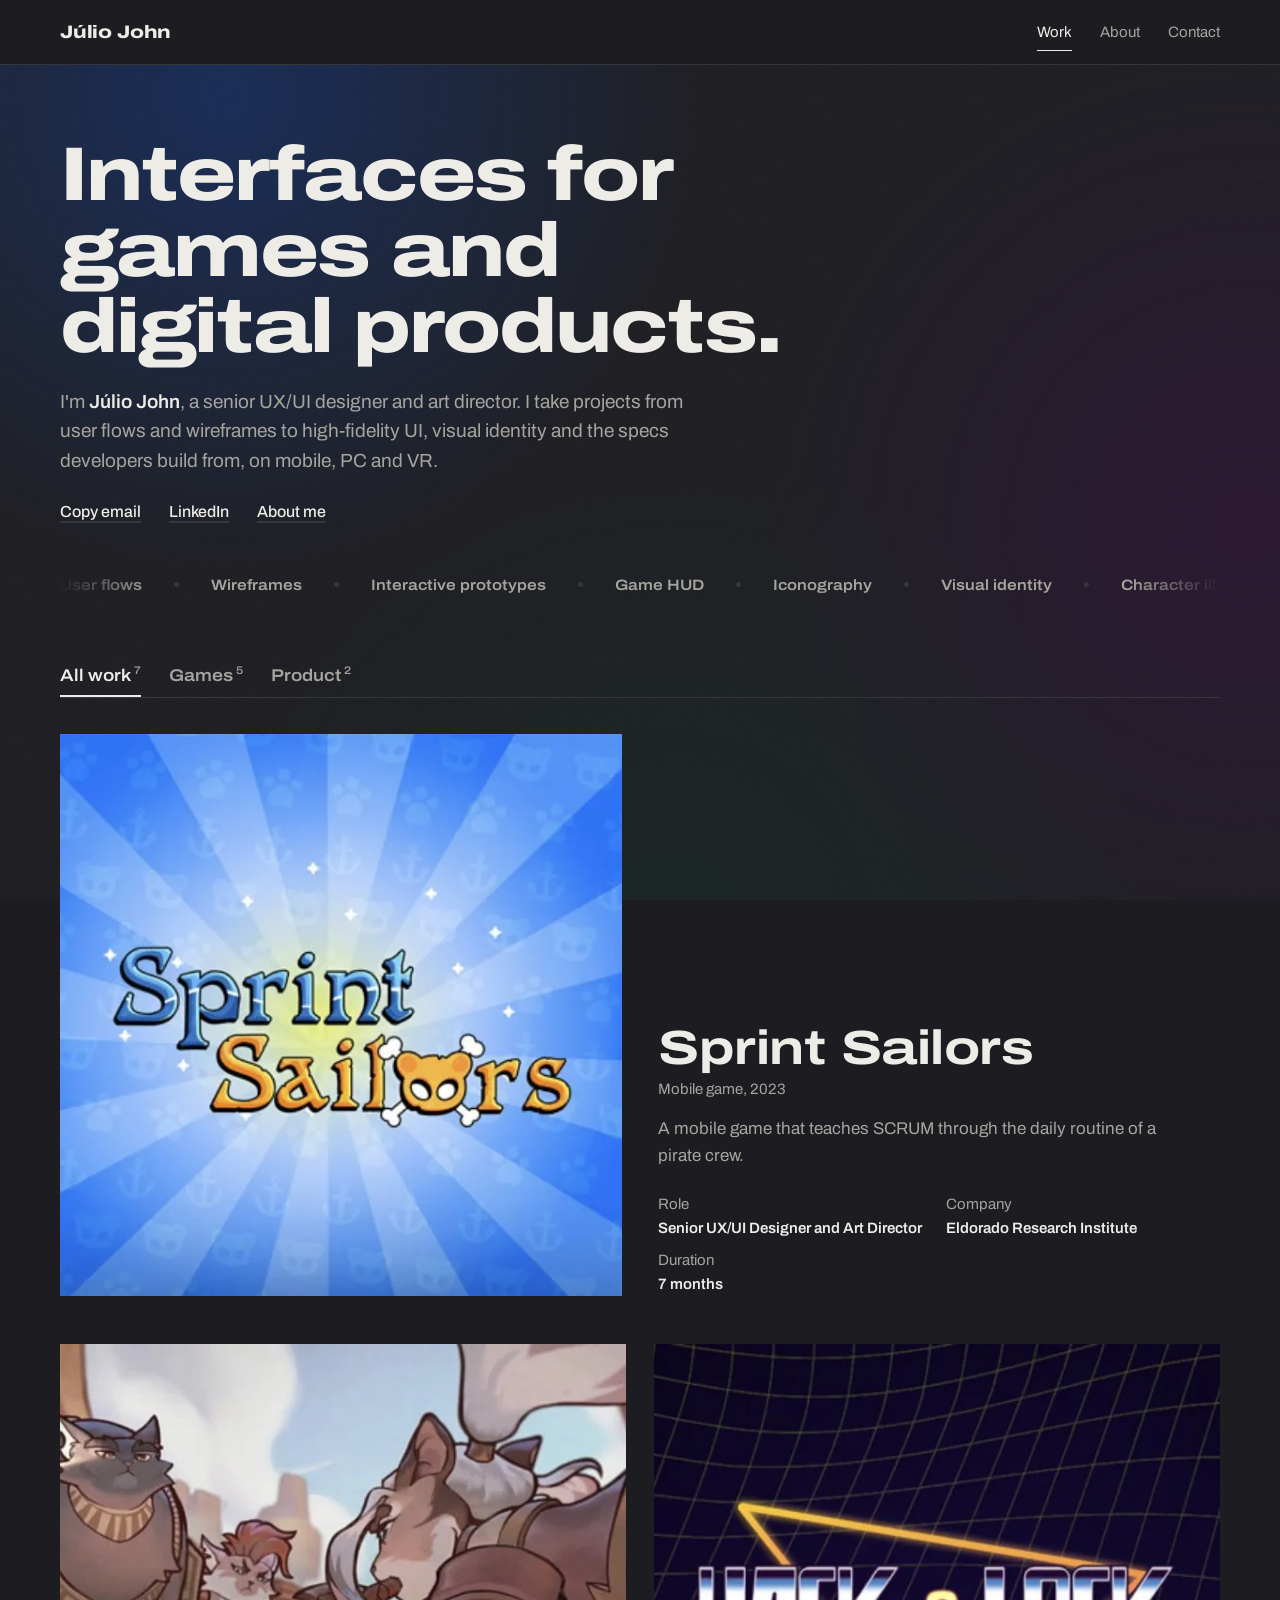
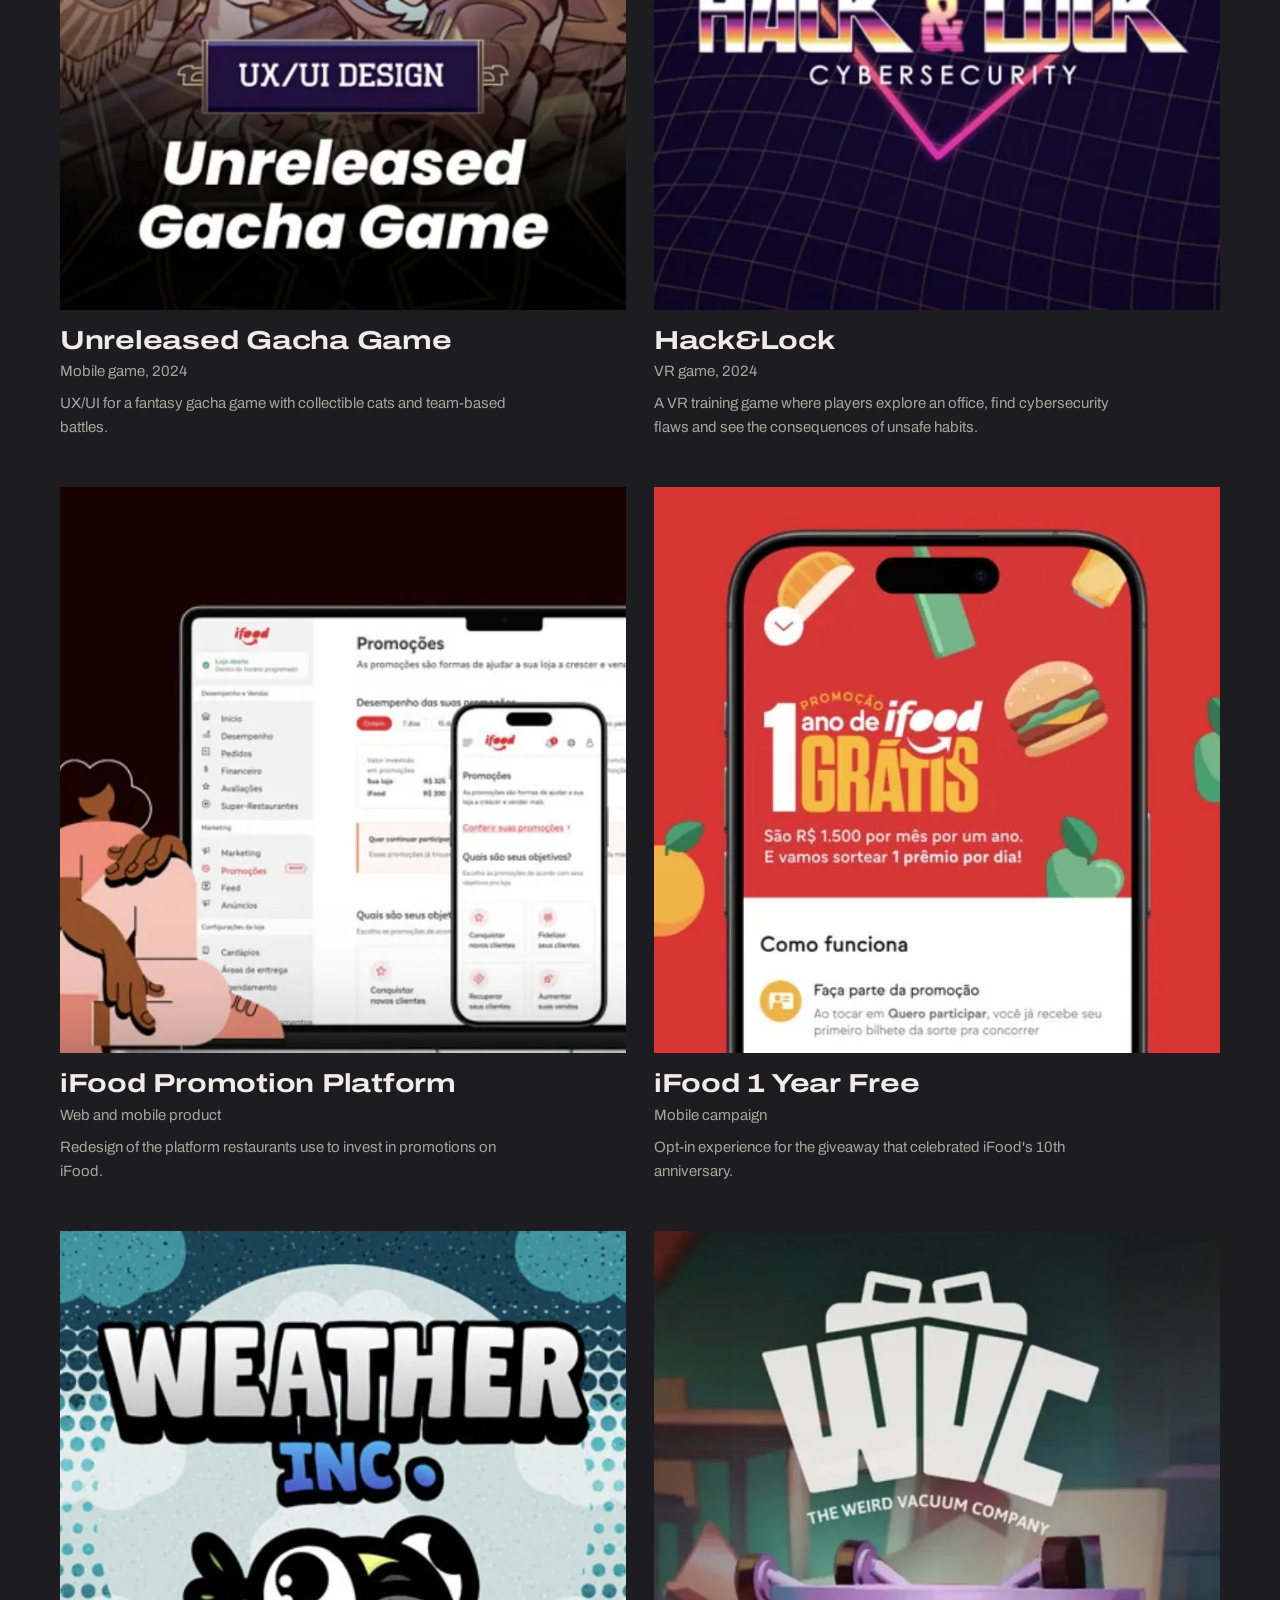
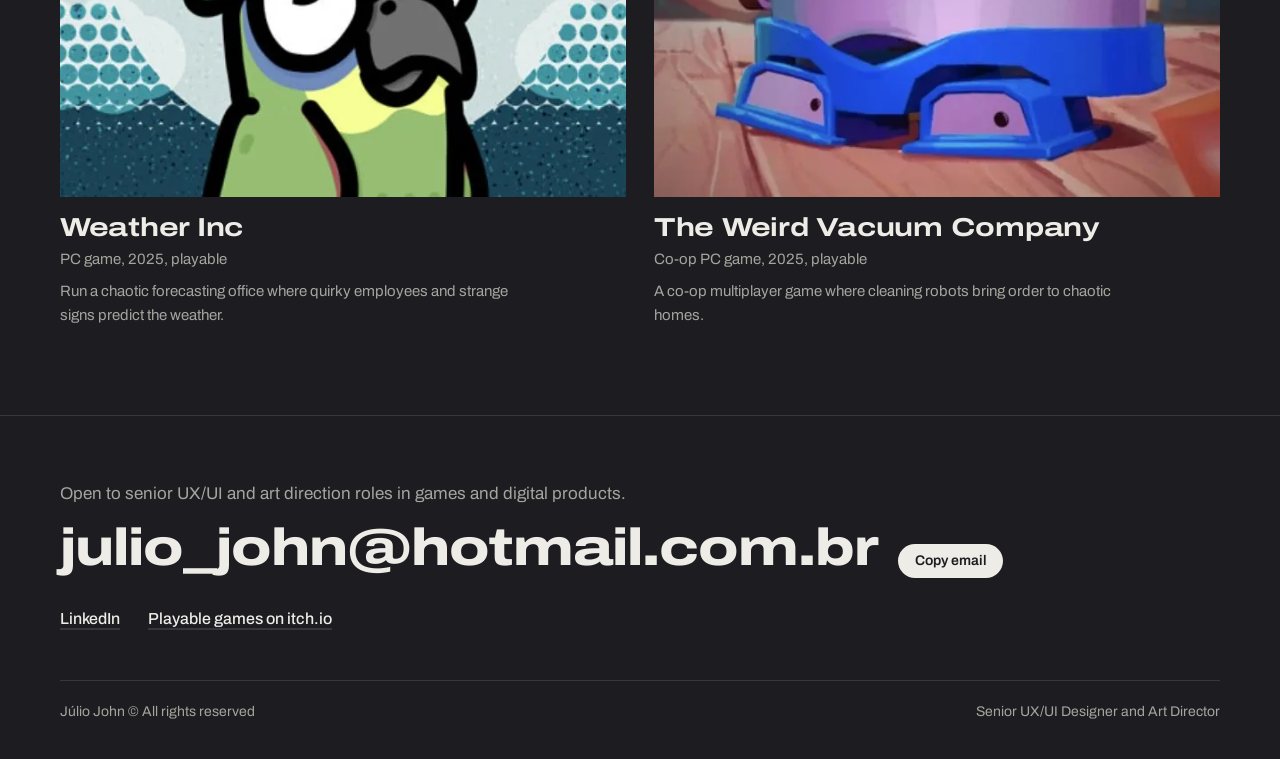
<file: explore-b.html>
<!doctype html>
<html lang="en">
<head>
<meta charset="utf-8">
<meta name="robots" content="noindex">
<meta name="viewport" content="width=device-width, initial-scale=1, viewport-fit=cover">
<meta name="description" content="Júlio John, senior UX/UI designer and art director for games and digital products. Case studies on mobile, PC and VR.">
<meta property="og:title" content="Júlio John Portfolio">
<meta property="og:description" content="Senior UX/UI designer and art director for games and digital products.">
<meta property="og:type" content="website">
<meta name="theme-color" content="#1d1d21">
<link rel="icon" href="data:image/svg+xml,%3Csvg xmlns='http://www.w3.org/2000/svg' viewBox='0 0 64 64'%3E%3Crect width='64' height='64' rx='14' fill='%231d1d21'/%3E%3Ctext x='50%25' y='56%25' text-anchor='middle' dominant-baseline='middle' font-family='Arial,Helvetica,sans-serif' font-weight='800' font-size='30' fill='%23eeece7'%3EJJ%3C/text%3E%3C/svg%3E">
<title>Júlio John Portfolio</title>
<link rel="preconnect" href="https://fonts.googleapis.com">
<link rel="preconnect" href="https://fonts.gstatic.com" crossorigin>
<link rel="stylesheet" href="https://fonts.googleapis.com/css2?family=Archivo:wdth,wght@62..125,400..800&display=swap">
<style>
/* Layout: quiet graphite chrome so the colorful game boards carry the page. Home = left-aligned statement, one featured case in a wide row, then a 2-column list. Each case takes its own project color for one full-bleed summary band and the "next case" block; everything else stays neutral. One family (Archivo) in two widths: expanded for display, normal for reading. Motion = one native shared-element morph from thumbnail to case header (View Transitions), nothing on scroll. */
:root{
  --ground:#1d1d21;   /* graphite page */
  --raised:#26262c;   /* thumbnails, inputs */
  --rule:#36363d;
  --text:#eeece7;     /* warm off-white */
  --dim:#a6a49e;
  --ink:#eeece7;      /* per-project accent, set on case pages */
  --band:#26262c;     /* per-project deep color */
  --f:"Archivo",system-ui,-apple-system,"Segoe UI",sans-serif;
  --gl:max(20px, env(safe-area-inset-left,0px));
  --gr:max(20px, env(safe-area-inset-right,0px));
  --wrap:1200px;
  --ease:cubic-bezier(.2,.7,.2,1);
  color-scheme:dark;
}
*{box-sizing:border-box}
[hidden]{display:none!important}
html,body{background:var(--ground)}
body{margin:0;color:var(--text);font-family:var(--f);font-size:16px;line-height:1.6;-webkit-font-smoothing:antialiased;font-stretch:100%}
body::before{content:"";position:fixed;inset:0 0 auto;height:env(safe-area-inset-top,0px);z-index:40;background:var(--ground)}
img{max-width:100%;display:block}
a{color:inherit}
:focus-visible{outline:2px solid var(--text);outline-offset:3px;border-radius:3px}
.wrap{max-width:var(--wrap);margin:0 auto;padding-left:var(--gl);padding-right:var(--gr)}
.wide{font-stretch:125%}
.link{color:var(--text);text-decoration:underline;text-decoration-color:var(--rule);text-underline-offset:4px;text-decoration-thickness:1.5px;transition:text-decoration-color .15s}
.link:hover{text-decoration-color:var(--text)}
button.link{background:none;border:0;padding:0;font:inherit;cursor:pointer}

/* Header */
.head{position:sticky;top:env(safe-area-inset-top,0px);z-index:30;background:var(--ground);border-bottom:1px solid var(--rule)}
.head .bar{display:flex;align-items:center;justify-content:space-between;gap:16px;min-height:64px}
.mark{text-decoration:none;font-weight:800;font-size:18px;font-stretch:125%;letter-spacing:-.01em}
.nav{display:flex;align-items:center;gap:28px;font-size:15px}
.nav a,.nav button{background:none;border:0;padding:6px 0;font:inherit;color:var(--dim);text-decoration:none;cursor:pointer;border-bottom:1.5px solid transparent;transition:color .15s,border-color .15s}
.nav a:hover,.nav button:hover{color:var(--text)}
.nav a[aria-current="page"]{color:var(--text);border-bottom-color:var(--text)}
.burger{display:none;background:none;border:0;padding:10px;margin-right:-10px;cursor:pointer}
.burger i{display:block;width:22px;height:2px;background:var(--text);margin:5px 0;transition:transform .2s var(--ease),opacity .2s}
.burger[aria-expanded="true"] i:nth-child(1){transform:translateY(7px) rotate(45deg)}
.burger[aria-expanded="true"] i:nth-child(2){opacity:0}
.burger[aria-expanded="true"] i:nth-child(3){transform:translateY(-7px) rotate(-45deg)}
.drawer{border-top:1px solid var(--rule);padding-block:4px 12px}
.drawer a,.drawer button{display:block;width:100%;text-align:left;background:none;border:0;color:var(--text);font:600 20px/1 var(--f);font-stretch:125%;padding:14px 0;text-decoration:none;cursor:pointer}
@media (max-width:720px){.nav{display:none}.burger{display:block}}
@media (min-width:721px){.drawer{display:none!important}}
.progress{position:absolute;left:0;right:0;bottom:-1px;height:2px;background:var(--ink);transform-origin:0 50%;transform:scaleX(0)}

/* Home */
.hero{padding-block:72px 56px}
.hero > *{max-width:900px}
.hero h1{margin:0 0 22px;font-weight:800;font-stretch:125%;font-size:clamp(36px,6.4vw,76px);line-height:1;letter-spacing:-.025em;text-wrap:balance}
.hero p{margin:0 0 24px;color:var(--dim);font-size:19px;line-height:1.55;max-width:58ch}
.hero p b{color:var(--text);font-weight:600}
.inline-links{display:flex;flex-wrap:wrap;gap:12px 28px;font-size:16px;font-weight:500}
@media (max-width:720px){.hero{padding-block:44px 36px}.hero p{font-size:17px}}

.tabs{display:flex;align-items:baseline;gap:28px;border-bottom:1px solid var(--rule);margin-bottom:36px;overflow-x:auto}
.tabs button{background:none;border:0;padding:12px 0;margin-bottom:-1px;font:600 17px/1 var(--f);font-stretch:112%;color:var(--dim);cursor:pointer;border-bottom:2px solid transparent;white-space:nowrap;transition:color .15s,border-color .15s}
.tabs button sup{font-size:11px;font-weight:500;margin-left:3px;color:var(--dim)}
.tabs button:hover{color:var(--text)}
.tabs button[aria-pressed="true"]{color:var(--text);border-bottom-color:var(--text)}

.work{display:grid;grid-template-columns:repeat(2,minmax(0,1fr));gap:48px 28px;padding-bottom:88px}
@media (max-width:680px){.work{grid-template-columns:1fr;gap:40px}}
.item{display:grid;gap:16px;text-decoration:none;min-width:0}
.item .thumb{aspect-ratio:1/1;overflow:hidden;background:var(--raised);max-width:100%}
.item .thumb img{width:100%;height:100%;object-fit:cover;transition:filter .2s}
.item:hover .thumb img{filter:brightness(1.08)}
.item h2{margin:0;font-weight:700;font-stretch:125%;font-size:clamp(20px,2.2vw,26px);line-height:1.15;letter-spacing:-.01em;transition:color .15s}
.item:hover h2{color:var(--pi)}
.item .kind{margin:4px 0 0;color:var(--dim);font-size:15px}
.item .lede{margin:8px 0 0;color:var(--dim);font-size:15px;max-width:52ch}
.item.lead{grid-column:1/-1;grid-template-columns:minmax(0,1fr) minmax(0,1fr);gap:36px;align-items:end}
.item.lead h2{font-size:clamp(28px,4vw,48px);line-height:1.02}
.item.lead .lede{font-size:17px;margin-top:14px}
.item.lead .facts-line{margin-top:22px;display:flex;flex-wrap:wrap;gap:8px 24px;font-size:15px}
.item.lead .facts-line span{color:var(--dim)}
.item.lead .facts-line b{display:block;color:var(--text);font-weight:600}
@media (max-width:680px){.item.lead{grid-template-columns:1fr;gap:16px}}

/* Case */
.case-head{display:grid;grid-template-columns:minmax(0,1fr) auto;gap:32px;align-items:end;padding-block:36px 40px}
.back{grid-column:1/-1;justify-self:start;color:var(--dim);text-decoration:none;font-size:15px;display:inline-flex;gap:8px;align-items:center}
.back:hover{color:var(--text)}
.back svg{width:16px;height:16px;transition:transform .2s var(--ease)}
.back:hover svg{transform:translateX(-3px)}
.case-head .kind{margin:0 0 10px;color:var(--dim);font-size:15px}
.case-head h1{margin:0 0 16px;font-weight:800;font-stretch:125%;font-size:clamp(38px,6.6vw,80px);line-height:.98;letter-spacing:-.03em;text-wrap:balance}
.case-head .lede{margin:0;font-size:19px;color:var(--dim);max-width:56ch}
.case-head .cover{width:clamp(96px,20vw,240px);height:auto;aspect-ratio:1/1;object-fit:cover;max-width:100%}
@media (max-width:720px){.case-head{grid-template-columns:1fr;gap:20px}.case-head .cover{grid-row:2;width:96px}.case-head .lede{font-size:17px}}

.band{background:var(--band);color:#fff;margin-bottom:64px}
.band .wrap{padding-block:40px 44px;display:grid;gap:36px}
.facts{margin:0;display:grid;grid-template-columns:repeat(auto-fit,minmax(min(100%,160px),1fr));gap:18px 28px;padding-bottom:30px;border-bottom:1px solid rgba(255,255,255,.18)}
.facts dt{font-size:13px;color:rgba(255,255,255,.66)}
.facts dd{margin:2px 0 0;font-weight:600;font-size:16px;line-height:1.35}
.story{display:grid;grid-template-columns:repeat(3,minmax(0,1fr));gap:32px}
.story h3{margin:0 0 10px;font-size:15px;font-weight:700;font-stretch:112%;color:var(--ink)}
.story p,.story ul{margin:0;color:rgba(255,255,255,.88);font-size:15.5px}
.story ul{padding-left:18px}
.story li{margin-bottom:6px}
.impact{display:grid;gap:14px}
.impact div b{display:block;font-weight:800;font-stretch:125%;font-size:28px;line-height:1.05;color:#fff}
.impact div span{display:block;color:rgba(255,255,255,.78);font-size:14px;line-height:1.4;margin-top:2px}
@media (max-width:860px){.story{grid-template-columns:1fr;gap:26px}}

.boards{display:flex;flex-direction:column;gap:64px;align-items:center}
.board{margin:0;width:100%;display:flex;flex-direction:column;align-items:center;gap:14px}
.board button{all:unset;cursor:zoom-in;display:block;width:100%;position:relative}
.board button:focus-visible{outline:2px solid var(--text);outline-offset:4px}
.board.tall button{max-width:620px}
.board img{width:100%;height:auto;background:var(--raised)}
.board figcaption{width:100%;max-width:760px;display:grid;grid-template-columns:2.2em minmax(0,1fr);gap:10px;color:var(--dim);font-size:15px;line-height:1.5}
.board figcaption b{color:var(--ink);font-weight:700;font-variant-numeric:tabular-nums}
.board figcaption strong{color:var(--text);font-weight:600}

.details{margin-top:96px;border-top:1px solid var(--rule);padding-block:48px 16px;display:grid;grid-template-columns:minmax(0,1fr) minmax(0,2fr);gap:32px}
.details h2{margin:0;font-weight:700;font-stretch:125%;font-size:24px;line-height:1.2}
.details .body{max-width:66ch;min-width:0}
.details p{margin:0 0 14px;color:#d8d6d0}
.details h3{margin:28px 0 10px;font-size:15px;font-weight:700;font-stretch:112%}
.details ul{margin:0;padding-left:18px;color:#d8d6d0}
.details li{margin-bottom:6px}
.credits{list-style:none;padding:0!important;border-top:1px solid var(--rule)}
.credits li{display:flex;justify-content:space-between;gap:16px;flex-wrap:wrap;border-bottom:1px solid var(--rule);padding:10px 0;margin:0!important}
.credits span{color:var(--dim)}
@media (max-width:820px){.details{grid-template-columns:1fr;gap:10px}}

.next{display:block;background:var(--nb);color:#fff;text-decoration:none;margin-top:72px}
.next .wrap{display:grid;grid-template-columns:auto minmax(0,1fr) auto;gap:24px;align-items:center;padding-block:28px}
.next img{width:88px;height:88px;object-fit:cover}
.next small{display:block;font-size:14px;color:rgba(255,255,255,.72)}
.next strong{display:block;font-weight:800;font-stretch:125%;font-size:clamp(22px,3.4vw,36px);line-height:1.05;letter-spacing:-.015em}
.next svg{width:28px;height:28px;transition:transform .2s var(--ease)}
.next:hover svg{transform:translateX(6px)}
@media (max-width:520px){.next img{width:64px;height:64px}.next .wrap{gap:16px}}

.side{position:fixed;top:50%;z-index:20;transform:translateY(-50%);width:44px;height:44px;display:grid;place-items:center;background:var(--raised);border:1px solid var(--rule);color:var(--text);text-decoration:none;border-radius:50%;opacity:.7;transition:opacity .15s}
.side:hover{opacity:1}
.side svg{width:18px;height:18px}
.side.prev{left:max(16px, env(safe-area-inset-left,0px))}
.side.nxt{right:max(16px, env(safe-area-inset-right,0px))}
@media (max-width:1340px){.side{display:none}}

/* About */
.about{padding-block:64px 72px;display:grid;grid-template-columns:minmax(0,1fr) minmax(0,1.5fr);gap:48px}
.about h1{margin:0;font-weight:800;font-stretch:125%;font-size:clamp(36px,5.4vw,64px);line-height:1;letter-spacing:-.025em}
.about .intro{margin:0 0 8px;font-size:19px;color:#d8d6d0;max-width:58ch}
.about h2{margin:40px 0 14px;font-weight:700;font-stretch:112%;font-size:17px}
.steps{list-style:none;padding:0;margin:0;display:grid;gap:14px;counter-reset:s}
.steps li{counter-increment:s;display:grid;grid-template-columns:2em minmax(0,1fr);gap:8px;color:var(--dim)}
.steps li::before{content:counter(s);font-weight:700;color:var(--text);font-variant-numeric:tabular-nums}
.steps strong{color:var(--text);font-weight:600}
.xp{list-style:none;padding:0;margin:0;border-top:1px solid var(--rule)}
.xp li{border-bottom:1px solid var(--rule)}
.xp a{display:grid;grid-template-columns:minmax(0,1fr) auto;gap:2px 16px;padding:14px 0;text-decoration:none}
.xp b{font-weight:600}
.xp span{color:var(--dim);font-variant-numeric:tabular-nums}
.xp em{grid-column:1/-1;color:var(--dim);font-style:normal;font-size:15px}
.xp a:hover b{text-decoration:underline;text-underline-offset:4px}
@media (max-width:860px){.about{grid-template-columns:1fr;gap:16px;padding-block:44px 56px}}

/* Contact */
.contact{border-top:1px solid var(--rule)}
.contact .wrap{padding-block:64px 36px}
.contact p{margin:0 0 14px;color:var(--dim);font-size:17px}
.email{display:flex;flex-wrap:wrap;align-items:baseline;gap:10px 20px;margin-bottom:28px}
.email code{font:800 clamp(22px,4.6vw,52px)/1.05 var(--f);font-stretch:125%;letter-spacing:-.02em;color:var(--text);user-select:all;overflow-wrap:anywhere}
.email button{background:var(--text);color:var(--ground);border:0;border-radius:999px;padding:10px 16px;font:600 14px/1 var(--f);cursor:pointer;transition:transform .1s}
.email button:active{transform:scale(.97)}
.foot{display:flex;justify-content:space-between;flex-wrap:wrap;gap:12px 28px;border-top:1px solid var(--rule);padding-top:20px;color:var(--dim);font-size:14px}

/* Viewer */
.viewer{overflow:auto;border:0;padding:0;margin:0;max-width:none;max-height:none;width:100%;height:100%;background:rgba(12,12,14,.97);color:var(--text)}
.viewer::backdrop{background:rgba(12,12,14,.9)}
.vbar{position:sticky;top:0;display:flex;justify-content:space-between;align-items:center;gap:12px;padding:12px var(--gr) 12px var(--gl);padding-top:max(12px, env(safe-area-inset-top,0px));background:rgba(12,12,14,.94);font-size:14px;color:var(--dim)}
.vbar button{background:var(--raised);border:1px solid var(--rule);color:var(--text);border-radius:999px;padding:9px 14px;font:500 14px/1 var(--f);cursor:pointer}
.vimg{padding:8px var(--gr) 40px var(--gl);display:flex;justify-content:center}
.viewer img{max-width:min(100%,1600px);height:auto}

.toast{position:fixed;left:50%;bottom:max(24px, calc(env(safe-area-inset-bottom,0px) + 16px));transform:translate(-50%,10px);background:var(--text);color:var(--ground);font:600 14px/1 var(--f);padding:12px 16px;border-radius:999px;opacity:0;pointer-events:none;transition:opacity .2s,transform .2s var(--ease);z-index:60}
.toast.show{opacity:1;transform:translate(-50%,0)}

/* The one motion moment: thumbnail morphs into the case header cover */
::view-transition-old(root),::view-transition-new(root){animation-duration:.22s}
::view-transition-group(cover){animation-duration:.42s;animation-timing-function:var(--ease)}

/* Shared exploration polish: sliding filter indicator and a copy confirmation on the button itself */
.tabs{position:relative}
.tabs.has-ind button[aria-pressed="true"]{border-bottom-color:transparent}
.tabs .ind{position:absolute;left:0;bottom:0;height:2px;width:0;background:var(--text);pointer-events:none;transition:transform .4s var(--ease),width .4s var(--ease)}
button[data-copy].copied{color:var(--ink)}
.email button[data-copy].copied{background:var(--ink);color:var(--ground)}
.email button[data-copy]{min-width:7.5em}
/* Exploration B · Ambient. Three soft color fields drift behind the page, taken from the projects' own deep colors, under a fine static grain. Hovering a case on the home pulls the room toward that project's color; a case page settles into its palette. Cards tilt slightly toward the cursor. A slow skills marquee closes the intro. Pure CSS motion, no canvas. */
@property --a1{syntax:"<color>";inherits:true;initial-value:#123a8c}
@property --a2{syntax:"<color>";inherits:true;initial-value:#34103f}
@property --a3{syntax:"<color>";inherits:true;initial-value:#0f3a2e}
:root{--a1:#123a8c;--a2:#34103f;--a3:#0f3a2e;transition:--a1 1.4s var(--ease),--a2 1.4s var(--ease),--a3 1.4s var(--ease)}
body{background:transparent}
.ambient{position:fixed;inset:0;z-index:-1;overflow:hidden;pointer-events:none}
.ambient i{position:absolute;width:75vmax;height:75vmax;border-radius:50%;opacity:.5}
.ambient i:nth-child(1){top:-30vmax;left:-20vmax;background:radial-gradient(closest-side,var(--a1),transparent);animation:d1 34s ease-in-out infinite alternate}
.ambient i:nth-child(2){top:5vh;right:-35vmax;background:radial-gradient(closest-side,var(--a2),transparent);animation:d2 41s ease-in-out infinite alternate}
.ambient i:nth-child(3){bottom:-40vmax;left:15vw;opacity:.24;background:radial-gradient(closest-side,var(--a3),transparent);animation:d3 47s ease-in-out infinite alternate}
@keyframes d1{to{transform:translate(18vw,14vh) scale(1.15)}}
@keyframes d2{to{transform:translate(-16vw,22vh) scale(.9)}}
@keyframes d3{to{transform:translate(-12vw,-18vh) scale(1.1)}}
.grain{position:fixed;inset:0;z-index:-1;pointer-events:none;opacity:.06;background-image:url("data:image/svg+xml,%3Csvg xmlns='http://www.w3.org/2000/svg' width='160' height='160'%3E%3Cfilter id='n'%3E%3CfeTurbulence type='fractalNoise' baseFrequency='.9' numOctaves='3' stitchTiles='stitch'/%3E%3CfeColorMatrix values='0 0 0 0 1 0 0 0 0 1 0 0 0 0 1 0 0 0 .6 0'/%3E%3C/filter%3E%3Crect width='100%25' height='100%25' filter='url(%23n)'/%3E%3C/svg%3E")}

.item .thumb{position:relative;transition:transform .35s var(--ease),box-shadow .35s var(--ease)}
.item .thumb::after{content:"";position:absolute;inset:0;pointer-events:none;opacity:0;transition:opacity .3s;background:radial-gradient(420px circle at var(--mx,50%) var(--my,30%),rgba(255,255,255,.14),transparent 60%)}
@media (hover:hover){
  .item:hover .thumb{box-shadow:0 24px 60px -24px color-mix(in srgb,var(--pi) 45%,transparent)}
  .item:hover .thumb::after{opacity:1}
}

.hero>.marquee{max-width:none}
.marquee{margin-top:48px;overflow:hidden;-webkit-mask-image:linear-gradient(90deg,transparent,#000 8%,#000 92%,transparent);mask-image:linear-gradient(90deg,transparent,#000 8%,#000 92%,transparent)}
.marquee .track{display:flex;width:max-content;animation:slide 50s linear infinite}
.marquee:hover .track{animation-play-state:paused}
.marquee ul{display:flex;list-style:none;margin:0;padding:0}
.marquee li{white-space:nowrap;color:var(--dim);font-size:15px;font-weight:600;font-stretch:112%;padding-right:32px;display:flex;align-items:center;gap:32px}
.marquee li::after{content:"";width:5px;height:5px;border-radius:50%;background:var(--rule)}
@keyframes slide{to{transform:translateX(-50%)}}
@media (prefers-reduced-motion:reduce){.marquee .track{flex-wrap:wrap;width:auto}.marquee ul[aria-hidden]{display:none}.marquee ul{flex-wrap:wrap;row-gap:8px}.marquee{-webkit-mask-image:none;mask-image:none}}
@media (prefers-reduced-motion:reduce){*,*::before,*::after{animation:none!important;transition:none!important}}
</style>
</head>
<body>
<div class="ambient" aria-hidden="true"><i></i><i></i><i></i></div><div class="grain" aria-hidden="true"></div>
<header class="head">
  <div class="wrap bar">
    <a class="mark" href="#work">Júlio John</a>
    <nav class="nav" aria-label="Main">
      <a href="#work" data-nav="work">Work</a>
      <a href="#about" data-nav="about">About</a>
      <button type="button" data-contact>Contact</button>
    </nav>
    <button class="burger" id="burger" type="button" aria-label="Menu" aria-expanded="false" aria-controls="drawer"><i></i><i></i><i></i></button>
  </div>
  <div class="drawer wrap" id="drawer" hidden>
    <a href="#work">Work</a>
    <a href="#about">About</a>
    <button type="button" data-contact>Contact</button>
  </div>
  <div class="progress" id="progress"></div>
</header>

<main id="app"></main>

<section class="contact" id="contact" aria-label="Contact">
  <div class="wrap">
    <p>Open to senior UX/UI and art direction roles in games and digital products.</p>
    <div class="email"><code id="mail">julio_john@hotmail.com.br</code><button type="button" data-copy>Copy email</button></div>
    <div class="inline-links" style="margin-bottom:48px">
      <a class="link" href="https://www.linkedin.com/in/juliojohn" target="_blank" rel="noopener">LinkedIn</a>
      <a class="link" href="https://juliojohn.itch.io" target="_blank" rel="noopener">Playable games on itch.io</a>
    </div>
    <div class="foot"><span>Júlio John © All rights reserved</span><span>Senior UX/UI Designer and Art Director</span></div>
  </div>
</section>

<dialog class="viewer" id="viewer" aria-label="Image viewer">
  <div class="vbar"><span id="vcap"></span><button type="button" id="vclose">Close</button></div>
  <div class="vimg"><img id="vimg" alt=""></div>
</dialog>
<div class="toast" id="toast" role="status" aria-live="polite"></div>

<script>
const EMAIL="julio_john@hotmail.com.br";
const SV={
  r:'<svg viewBox="0 0 24 24" fill="none" stroke="currentColor" stroke-width="2" stroke-linecap="round" stroke-linejoin="round" aria-hidden="true"><path d="M5 12h14M13 6l6 6-6 6"/></svg>',
  l:'<svg viewBox="0 0 24 24" fill="none" stroke="currentColor" stroke-width="2" stroke-linecap="round" stroke-linejoin="round" aria-hidden="true"><path d="M19 12H5M11 6l-6 6 6 6"/></svg>'
};

/* ink = bright project accent, band = deep project color. Board: [file, width, height, title, caption] */
const P=[
 {id:"sprint-sailors",name:"Sprint Sailors",cat:"games",lead:true,ink:"#7db4ff",band:"#123a8c",
  kind:"Mobile game, 2023",discipline:"Game UX/UI and art direction",cover:["cover-sprint",635],
  lede:"A mobile game that teaches SCRUM through the daily routine of a pirate crew.",
  facts:[["Role","Senior UX/UI Designer and Art Director"],["Company","Eldorado Research Institute"],["Year","2023"],["Duration","7 months"],["Platform","Mobile"],["Team","Led 4 junior designers"]],
  problem:"Teach the SCRUM methodology in a practical, fast and efficient way, without the stress of a classroom, so fun becomes an ally for comprehension.",
  contribution:["Defined game objectives, metrics and user journey with stakeholders","Wireframes and interactive prototypes for testing, then high-fidelity UI","Visual identity, character illustrations and art direction of all assets","Career mentorship for 4 junior designers"],
  impact:[["R$ 1M+","follow-up funding for an educational game on Vision Pro and Meta Quest"],["New unit","the company opened a business line for educational games"],["50+","students in the February 2024 playtest"]],
  boards:[
   ["sprint-02",1600,1110,"User flow","The Ship Hub leads into the main loop (Briefing, Backlog, Planning, Daily, Retro, Review) and to secondary flows (Task board, Dictionary)."],
   ["sprint-03",1600,1018,"Briefing","Crew dialogue introduces each SCRUM ceremony inside the game world."],
   ["sprint-04",884,1600,"Tasks, Dictionary and Rewards","Players complete tasks and stories, revisit any concept with everyday examples, and get celebrated when they make progress."],
   ["sprint-05",1294,1600,"Logo and UI elements","A logo that can turn into a pirate flag, plus the supervised kit of books, scrolls and cards."],
   ["sprint-06",1600,976,"Characters","The Captain (Scrum Master), the Tripulants and the Intendant (Product Owner)."],
   ["sprint-07",1600,869,"Results","A new business unit and more than R$ 1 million in follow-up funding."],
   ["sprint-08",1600,900,"Playtest","Caldeira Research Institute, February 2024, with 50+ trained students."]],
  details:{intro:["A Sr. Design and Art job I worked on for the Sprint Sailors game by Eldorado Research Institute © 2023.","The challenge was to create a mobile game that teaches the SCRUM methodology in a practical, fast, efficient manner, all while ensuring a stress-free experience, making fun an ally for comprehension."],
   resp:[["Senior UI/UX Designer",["Collaborate with stakeholders to define game objectives, metrics, and user journey.","Create low-fidelity wireframes to structure the game and develop interactive prototypes for testing.","Illustrated all character designs used in the final UIs.","Design high-fidelity mockups and visual specifications for consistent implementation."]],
    ["Art Direction",["Define the visual identity of the game, including style, color palette and graphic elements.","Supervise the creation of all visual assets, including characters, environments, and UI (HUD and icons).","Create style guides and documentation to ensure design consistency.","Review the designers' work regularly, providing constructive and specific feedback.","Ensure that the work aligns with the game's aesthetic cohesion and established quality standards."]],
    ["Career Mentorship",["Career mentorship with 4 junior designers (2 UI/UX Designers and 2 Visual Designers).","Support in setting career goals and planning professional development.","Assist designers in building and enhancing their professional portfolios.","Organize and conduct workshops and training sessions on topics such as UI, design, perspective and digital painting."]]]}},

 {id:"gacha-game",name:"Unreleased Gacha Game",cat:"games",ink:"#b9a1ff",band:"#2b2160",
  kind:"Mobile game, 2024",discipline:"Game UX/UI",cover:["cover-gacha",635],
  lede:"UX/UI for a fantasy gacha game with collectible cats and team-based battles.",
  facts:[["Role","Sr. UX/UI Designer"],["Company","Meso Lab Inc. (Canada)"],["Year","2024"],["Duration","3 months"],["Platform","Mobile"],["Team","Art director and 2 character artists"]],
  problem:"Create a fantasy-themed gacha game featuring collectible cats that enchants players with strategic gameplay, striking visuals and a variety of unique character abilities.",
  contribution:["Defined mechanics, objectives and metrics with stakeholders and the product manager","Wireframes and interactive prototypes for the art director, artists, animators and developers","High-fidelity mockups, visual specs and style guides","UI visual identity with the art director, including HUD and icons"],
  goals:["Engage players with strategic combat and gacha mechanics","Stylized visuals to attract cat and fantasy fans","Player retention through a pet care system"],
  boards:[
   ["gacha-02",577,1600,"Battle screen","Final battle HUD plus explorations of wireframes, stamina bar, icons, character frames and buttons."],
   ["gacha-03",756,1600,"Chapter and team selection","Team power, enemies and rewards up front, with four wireframe layouts explored for team building."],
   ["gacha-04",1294,1600,"Item detail and UI kit","The item pop-up and the full set of components it was built from."]],
  details:{intro:["A Sr. UX/UI design job I worked on for an unannounced game by Meso Lab Inc. (Canada) in 2024.","The challenge was to create a fantasy-themed gacha game featuring collectible cats, designed to enchant players with strategic gameplay, stunning visuals, and a variety of unique character abilities."],
   credits:[["Art Director","Guilherme Franzoni","https://www.artstation.com/guimonez"],["Character Artist","Iasmin Zoia","https://www.artstation.com/iasmimzoia"],["Character Artist","Phil C.","https://www.artstation.com/philcavalcanti"]],
   resp:[["My responsibilities",["Collaborate with stakeholders and product manager to define game mechanics, objectives and metrics.","Create low-fidelity wireframes to structure the game and develop interactive prototypes for testing that help the art director, artists, animators and developers.","Create high-fidelity mockups and visual specifications for consistent implementation.","Define the game's UI visual identity in collaboration with the art director, including the style, color palette, and UI elements such as the HUD and icons.","Create style guides and documentation to ensure design consistency."]]]}},

 {id:"hack-and-lock",name:"Hack&Lock",cat:"games",ink:"#ff7cbd",band:"#34103f",
  kind:"VR game, 2024",discipline:"VR UX and visual design",cover:["cover-hack",635],
  lede:"A VR training game where players explore an office, find cybersecurity flaws and see the consequences of unsafe habits.",
  facts:[["Role","Lead UX and Visual Designer"],["Company","Instituto de Pesquisas Eldorado"],["Year","2024"],["Platform","VR"],["Team","With Yumi Hatakeyama"]],
  problem:"Create an immersive VR training game where players explore a corporate office, identify cybersecurity flaws, and learn the real-world consequences of unsafe digital behavior.",
  contribution:["Led UX and visual design for the game","Mission flow, in-world computer apps and progress screens","Visual language of the UI, icon set and logo"],
  boards:Array.from({length:13},(_,i)=>["hack-"+String(i+1).padStart(2,"0"),1600,i===0?545:(i<=10?800:900),...[
   ["Key art","Synthwave identity for the game."],
   ["Lock screen","Players unlock the in-game computer with a password they find in the office."],
   ["Desktop","Browser, Mail and Antivirus apps, each tied to a lesson."],
   ["Mission select","Chapters and lessons such as accounts and passwords, phishing and spam."],
   ["Unidentified website","A fake download page full of traps for players to recognize."],
   ["Network settings","Choosing the real company Wi-Fi among look-alike networks."],
   ["Antivirus alert","A clear warning state with one action to turn protection back on."],
   ["Mission progress","Tasks, level-up and rewards after each mission."],
   ["Chapter brief","Task instructions with a target zone and progress bar."],
   ["Mascot pattern","The duck mascot as a full-screen pattern."],
   ["Settings","Audio sliders and the general settings menu."],
   ["Icon set","App icons, mascot and keypad glyphs."],
   ["Logo","Flat and synthwave versions."]][i]]),
  details:{intro:["A Lead UX and Visual Design job I worked on for Hack&Lock by Instituto de Pesquisas Eldorado in 2024.","The challenge was to create an immersive VR training game where players explore a corporate office, identify cybersecurity flaws, and learn the real-world consequences of unsafe digital behavior."],
   credits:[["Lead UX and Visual Designer","Júlio John"],["UX and Visual Designer","Yumi Hatakeyama","https://bit.ly/yumihat-portfolio"]]}},

 {id:"ifood-promotion-platform",name:"iFood Promotion Platform",cat:"product",ink:"#ff7d80",band:"#5e1117",
  kind:"Web and mobile product",discipline:"Product UX/UI",cover:["cover-ifood-platform",635],
  lede:"Redesign of the platform restaurants use to invest in promotions on iFood.",
  facts:[["Role","UX/UI Designer"],["Company","iFood"],["Duration","6 months"],["Platform","Web and mobile"]],
  problem:"Design an investment platform that is easy to engage with, transparent to use and scalable for the product, while also ensuring economic profitability for iFood.",
  contribution:["Promotion discovery tailored to each restaurant's goals","Performance view of current promotions","Responsive layouts for desktop and phone"],
  goals:["Help restaurants grow","Offer better promotions to users and restaurants","Financial efficiency for iFood"],
  boards:[["ifood-platform-hero",1071,600,"Promotions","Restaurants find promotions by goal: attract new customers, retain existing ones, boost sales, and track what is running."]],
  details:{intro:["Redesign of iFood's promotion platform for partner restaurants: easily find the best promotions tailored to each restaurant's goals, helping to attract new customers, retain existing ones, boost sales, and monitor the performance of current promotions."]}},

 {id:"ifood-1-year-free",name:"iFood 1 Year Free",cat:"product",ink:"#ffc94d",band:"#8d1a1f",
  kind:"Mobile campaign",discipline:"Product UX/UI",cover:["ifood-year-hero",1071],
  lede:"Opt-in experience for the giveaway that celebrated iFood's 10th anniversary.",
  facts:[["Role","UX/UI Designer"],["Company","iFood"],["Duration","4 weeks"],["Platform","Mobile app"]],
  problem:"A promotional giveaway to celebrate iFood's 10th anniversary, where winners get one year of free iFood food.",
  contribution:["Opt-in screen with all rules in clear, festive language","Campaign visual applied to the app experience"],
  goals:["Increase engagement","Grow the number of customers","Retain new customers"],
  boards:[["ifood-year-hero",1071,600,"Promotion opt-in","Engaging language and a festive design present every rule while celebrating the occasion."]],
  details:{intro:["Presented with engaging language and a festive design, the opt-in screen shows all rules and aims to captivate users while celebrating the occasion."]}},

 {id:"weather-inc",name:"Weather Inc",cat:"games",ink:"#9fe3e6",band:"#244a4e",
  kind:"PC game, 2025, playable",discipline:"Game UX/UI and art direction",cover:["cover-weather",635],
  lede:"Run a chaotic forecasting office where quirky employees and strange signs predict the weather.",
  facts:[["Role","Art Director and UX/UI Designer"],["Type","Personal project"],["Year","2025"],["Platform","PC (itch.io)"],["Team","3 people"]],
  problem:"Make deduction from bizarre clues readable and fun, so players can connect patterns and lock in a forecast with style and instinct.",
  contribution:["UX/UI and art direction","Wireframe explorations for staff selection","UI kit and props in a hand-drawn office style"],
  impact:[["Playable","published on itch.io"]],
  play:"https://juliojohn.itch.io/weatherinc",
  boards:[
   ["weather-01",1600,423,"Logo","Game identity."],
   ["weather-02",1029,1600,"In-game screen and staff details","Analyze clues around the office and check each employee's instincts."],
   ["weather-03",576,1600,"Staff selection, forecast and endings","Four wireframe explorations, the results screen and the win and lose states."],
   ["weather-04",1600,1175,"UI kit","Rating cards, clock, buttons, panels and props."]],
  details:{intro:["A personal project I worked on as an Art Director and UX/UI Designer in 2025.","The game is about leading a chaotic weather forecasting office, where players rely on quirky employee instincts, strange environmental signs, and teamwork to predict the weather and survive as many days as possible."],
   credits:[["UX/UI and Art Direction","Júlio John"],["Game Design and Programming","Geovana Contine","https://www.linkedin.com/in/geovanacontine/"],["Character Artist","Fabiola Andrade","https://www.linkedin.com/in/fabiolaalvesandrade/"]]}},

 {id:"twvc",name:"The Weird Vacuum Company",cat:"games",ink:"#4ff0b4",band:"#0f3a2e",
  kind:"Co-op PC game, 2025, playable",discipline:"Game art and UX/UI",cover:["cover-twvc",635],
  lede:"A co-op multiplayer game where cleaning robots bring order to chaotic homes.",
  facts:[["Role","Art Director and UX/UI Designer"],["Year","2025"],["Platform","PC (itch.io)"],["Mode","Co-op multiplayer"],["Team","2 people"]],
  problem:"Let players set up a match, gather a team and jump into the cleaning chaos without friction, and understand actions and objectives through clear in-game feedback.",
  contribution:["UX/UI for setup, lobby, HUD, mission status and settings","Art direction, character and prop design","Reusable settings components"],
  impact:[["Playable","published on itch.io"]],
  play:"https://juliojohn.itch.io/the-weird-vacuum-company",
  boards:[
   ["twvc-01",1600,423,"Logo","Game identity."],
   ["twvc-02",1600,900,"Key art","The robots at work in a messy home."],
   ["twvc-03",1600,6391,"Setup, HUD, mission status and settings","From main menu and lobby to in-game feedback and the end-of-floor stats."],
   ["twvc-04",1600,2103,"Character design","Mechanics tested for readability, then fine tuning and early explorations."],
   ["twvc-05",1600,2187,"Prop design","Low-poly props that show the world from a robot's point of view."]],
  details:{intro:["A project I worked on as an Art Director and UX/UI Designer in 2025.","The game is a cooperative multiplayer experience where players control cleaning robots tasked with bringing order to chaotic homes."],
   credits:[["UX/UI and Art Direction","Júlio John"],["Game Design and Programming","Geovana Contine","https://www.linkedin.com/in/geovanacontine/"]]}}
];

const app=document.getElementById("app");
const root=document.documentElement;
const esc=s=>String(s).replace(/[&<>"]/g,c=>({"&":"&amp;","<":"&lt;",">":"&gt;",'"':"&quot;"}[c]));
const img=(base,w)=>w>900?{src:`w/${base}-800.webp`,set:`w/${base}-800.webp 800w, w/${base}-${w}.webp ${w}w`}:{src:`w/${base}-${w}.webp`,set:""};
const reduce=matchMedia("(prefers-reduced-motion: reduce)");
let filter="all";
try{filter=localStorage.getItem("jj-filter3")||"all"}catch(e){}

function home(){
  const n={all:P.length,games:P.filter(p=>p.cat==="games").length,product:P.filter(p=>p.cat==="product").length};
  const list=P.filter(p=>filter==="all"||p.cat===filter);
  app.innerHTML=`
  <section class="wrap hero">
    <h1>Interfaces for games and digital products.</h1>
    <p>I'm <b>Júlio John</b>, a senior UX/UI designer and art director. I take projects from user flows and wireframes to high-fidelity UI, visual identity and the specs developers build from, on mobile, PC and VR.</p>
    <div class="inline-links">
      <button type="button" class="link" data-copy>Copy email</button>
      <a class="link" href="https://www.linkedin.com/in/juliojohn" target="_blank" rel="noopener">LinkedIn</a>
      <a class="link" href="#about">About me</a>
    </div>
  </section>
  <section class="wrap" aria-label="Work">
    <div class="tabs" role="group" aria-label="Filter work">
      ${[["all","All work"],["games","Games"],["product","Product"]].map(([k,l])=>`<button type="button" id="tab-${k}" data-filter="${k}" aria-pressed="${filter===k}">${l}<sup>${n[k]}</sup></button>`).join("")}
    </div>
    <div class="work">
      ${list.map((p,i)=>{
        const c=img(p.cover[0],p.cover[1]);const lead=p.lead&&filter!=="product";
        return `<a class="item${lead?" lead":""}" href="#${p.id}" data-id="${p.id}" style="--pi:${p.ink}">
          <div class="thumb"><img src="${c.src}" ${c.set?`srcset="${c.set}" sizes="(min-width:1200px) 580px, (min-width:680px) 48vw, 100vw"`:""} alt="" width="635" height="635" ${i>2?'loading="lazy"':""} decoding="async"></div>
          <div>
            <h2>${esc(p.name)}</h2>
            <p class="kind">${esc(p.kind)}</p>
            <p class="lede">${esc(p.lede)}</p>
            ${lead?`<div class="facts-line">${p.facts.slice(0,2).concat([p.facts[3]]).map(([k,v])=>`<div><span>${esc(k)}</span><b>${esc(v)}</b></div>`).join("")}</div>`:""}
          </div>
        </a>`}).join("")}
    </div>
  </section>`;
  app.querySelectorAll("[data-filter]").forEach(b=>b.addEventListener("click",()=>{
    filter=b.dataset.filter;try{localStorage.setItem("jj-filter3",filter)}catch(e){}
    home();document.getElementById("tab-"+filter).focus();
  }));
}

function project(p){
  const i=P.indexOf(p),prev=P[(i-1+P.length)%P.length],next=P[(i+1)%P.length];
  root.style.setProperty("--ink",p.ink);root.style.setProperty("--band",p.band);
  const c=img(p.cover[0],p.cover[1]),nc=img(next.cover[0],next.cover[1]);
  const d=p.details;
  const third=p.impact
    ?`<div><h3>Impact</h3><div class="impact">${p.impact.map(([v,l])=>`<div><b>${esc(v)}</b><span>${esc(l)}</span></div>`).join("")}</div></div>`
    :`<div><h3>Goals</h3><ul>${p.goals.map(x=>`<li>${esc(x)}</li>`).join("")}</ul></div>`;
  app.innerHTML=`
  <div class="wrap">
    <header class="case-head">
      <a class="back" href="#work" data-back="${p.id}">${SV.l}All work</a>
      <div>
        <p class="kind">${esc(p.discipline)}. ${esc(p.kind)}.</p>
        <h1>${esc(p.name)}</h1>
        <p class="lede">${esc(p.lede)}</p>
      </div>
      <img class="cover" id="case-cover" src="${c.src}" alt="" width="240" height="240">
    </header>
  </div>
  <section class="band" aria-label="Project summary">
    <div class="wrap">
      <dl class="facts">${p.facts.map(([k,v])=>`<div><dt>${esc(k)}</dt><dd>${esc(v)}</dd></div>`).join("")}</dl>
      <div class="story">
        <div><h3>Problem</h3><p>${esc(p.problem)}</p></div>
        <div><h3>My contribution</h3><ul>${p.contribution.map(x=>`<li>${esc(x)}</li>`).join("")}</ul></div>
        ${third}
      </div>
    </div>
  </section>
  <div class="wrap">
    <div class="boards">${p.boards.map(([b,w,h,t,cap],k)=>{const s=img(b,w);const num=String(k+1).padStart(2,"0");return `
      <figure class="board${h>w?" tall":""}">
        <button type="button" data-zoom="w/${b}-${w}.webp" data-cap="${num} ${esc(t)}" aria-label="Open ${esc(t)} in full size">
          <img src="${s.src}" ${s.set?`srcset="${s.set}" sizes="(min-width:1200px) 1160px, 100vw"`:""} width="${w}" height="${h}" alt="${esc(p.name)}: ${esc(t)}" ${k>1?'loading="lazy"':""} decoding="async">
        </button>
        <figcaption><b>${num}</b><span><strong>${esc(t)}.</strong> ${esc(cap)}</span></figcaption>
      </figure>`}).join("")}</div>
    <section class="details" aria-label="About the project">
      <h2>About the project</h2>
      <div class="body">
        ${d.intro.map(t=>`<p>${esc(t)}</p>`).join("")}
        ${p.play?`<p>Play it on <a class="link" href="${p.play}" target="_blank" rel="noopener">itch.io</a>.</p>`:""}
        ${d.credits?`<h3>Team</h3><ul class="credits">${d.credits.map(([r,nm,u])=>`<li><span>${esc(r)}</span>${u?`<a class="link" href="${u}" target="_blank" rel="noopener">${esc(nm)}</a>`:esc(nm)}</li>`).join("")}</ul>`:""}
        ${d.resp?d.resp.map(([h,items])=>`<h3>${esc(h)}</h3><ul>${items.map(x=>`<li>${esc(x)}</li>`).join("")}</ul>`).join(""):""}
      </div>
    </section>
  </div>
  <a class="next" href="#${next.id}" style="--nb:${next.band}">
    <div class="wrap">
      <img src="${nc.src}" alt="" width="88" height="88" loading="lazy">
      <div><small>Next case</small><strong>${esc(next.name)}</strong></div>
      ${SV.r}
    </div>
  </a>
  <a class="side prev" href="#${prev.id}" aria-label="Previous case: ${esc(prev.name)}">${SV.l}</a>
  <a class="side nxt" href="#${next.id}" aria-label="Next case: ${esc(next.name)}">${SV.r}</a>`;
  app.querySelectorAll("[data-zoom]").forEach(b=>b.addEventListener("click",()=>openViewer(b.dataset.zoom,b.dataset.cap)));
}

function about(){
  app.innerHTML=`<section class="wrap about">
    <h1>About</h1>
    <div>
      <p class="intro">Senior UX/UI designer and art director. I design game and product interfaces end to end, from goals and user flows with stakeholders to high-fidelity UI, visual identity and the specs developers build from.</p>
      <h2>How I work</h2>
      <ol class="steps">
        <li><span><strong>Define the goal.</strong> Objectives, metrics and the player or user journey, agreed with stakeholders and product.</span></li>
        <li><span><strong>Structure and test.</strong> Low-fidelity wireframes and interactive prototypes, often several layouts side by side.</span></li>
        <li><span><strong>Craft the interface.</strong> High-fidelity UI, HUD, icons and illustration in one visual language.</span></li>
        <li><span><strong>Hand off with care.</strong> Style guides and visual specs so the build matches the design.</span></li>
        <li><span><strong>Grow the team.</strong> Art direction, feedback reviews and mentorship for junior designers.</span></li>
      </ol>
      <h2>Experience highlights</h2>
      <ul class="xp">
        ${[["sprint-sailors","Eldorado Research Institute","Senior UX/UI Designer and Art Director on Sprint Sailors","2023"],
           ["gacha-game","Meso Lab Inc. (Canada)","Sr. UX/UI Designer on an unreleased gacha game","2024"],
           ["hack-and-lock","Instituto de Pesquisas Eldorado","Lead UX and Visual Designer on Hack&Lock (VR)","2024"],
           ["ifood-promotion-platform","iFood","UX/UI Designer on the promotion platform and campaigns",""],
           ["weather-inc","Independent","Art Director and UX/UI Designer on Weather Inc and TWVC","2025"]]
          .map(([id,co,r,y])=>`<li><a href="#${id}"><b>${esc(co)}</b><span>${y}</span><em>${esc(r)}</em></a></li>`).join("")}
      </ul>
      <div class="inline-links" style="margin-top:28px">
        <a class="link" href="https://www.linkedin.com/in/juliojohn" target="_blank" rel="noopener">Full resume on LinkedIn</a>
        <button type="button" class="link" data-copy>Copy email</button>
      </div>
    </div>
  </section>`;
}

/* Viewer */
const viewer=document.getElementById("viewer"),vimg=document.getElementById("vimg");
function openViewer(url,cap){vimg.src=url;vimg.alt=cap;document.getElementById("vcap").textContent=cap;viewer.showModal?viewer.showModal():null}
document.getElementById("vclose").addEventListener("click",()=>viewer.close());
viewer.addEventListener("click",e=>{if(e.target===viewer||e.target.classList.contains("vimg"))viewer.close()});
viewer.addEventListener("close",()=>vimg.removeAttribute("src"));

/* Copy email, contact, menu */
const toast=document.getElementById("toast");let tt;
function say(m){toast.textContent=m;toast.classList.add("show");clearTimeout(tt);tt=setTimeout(()=>toast.classList.remove("show"),1800)}
const burger=document.getElementById("burger"),drawer=document.getElementById("drawer");
function closeDrawer(){drawer.hidden=true;burger.setAttribute("aria-expanded","false")}
burger.addEventListener("click",()=>{drawer.hidden=!drawer.hidden;burger.setAttribute("aria-expanded",String(!drawer.hidden))});
document.addEventListener("click",e=>{
  if(e.target.closest("[data-copy]")){try{navigator.clipboard.writeText(EMAIL).then(()=>say("Email copied"),()=>say(EMAIL))}catch(err){say(EMAIL)}}
  if(e.target.closest("[data-contact]")){closeDrawer();document.getElementById("contact").scrollIntoView({behavior:reduce.matches?"auto":"smooth"})}
});

/* Reading progress on case pages */
const bar=document.getElementById("progress");let onCase=false,tick=false;
addEventListener("scroll",()=>{if(!onCase||tick)return;tick=true;requestAnimationFrame(()=>{const m=root.scrollHeight-root.clientHeight;bar.style.transform=`scaleX(${m>0?Math.min(1,root.scrollTop/m):0})`;tick=false})},{passive:true});

/* Routing with an optional shared-element morph */
let current=null;
function render(id){
  const p=P.find(x=>x.id===id);
  closeDrawer();if(viewer.open)viewer.close();
  onCase=!!p;bar.style.transform="scaleX(0)";
  if(!p){root.style.setProperty("--ink","#eeece7");root.style.setProperty("--band","#26262c")}
  document.querySelectorAll("[data-nav]").forEach(a=>{const on=(a.dataset.nav==="about")===(id==="about");on?a.setAttribute("aria-current","page"):a.removeAttribute("aria-current")});
  if(p)project(p);else if(id==="about")about();else home();
  document.title=p?`${p.name} · Júlio John`:id==="about"?"About · Júlio John":"Júlio John Portfolio";
}
function go(id,{fromThumb=null,push=true}={}){
  const prevId=current;current=id;
  const swap=()=>{
    if(push&&location.hash.slice(1)!==id)history.pushState(null,"","#"+id);
    render(id);
    const cover=document.getElementById("case-cover");
    if(cover&&fromThumb)cover.style.viewTransitionName="cover";
    const back=P.find(x=>x.id===prevId)&&!P.find(x=>x.id===id)?app.querySelector(`.item[data-id="${prevId}"]`):null;
    if(back){const t=back.querySelector(".thumb img");if(t)t.style.viewTransitionName="cover";back.scrollIntoView({block:"center"})}
    else window.scrollTo(0,0);
  };
  if(!document.startViewTransition||reduce.matches){swap();return}
  if(fromThumb)fromThumb.style.viewTransitionName="cover";
  else{const c=document.getElementById("case-cover");if(c&&!P.find(x=>x.id===id))c.style.viewTransitionName="cover";}
  const t=document.startViewTransition(swap);
  t.finished.finally(()=>document.querySelectorAll("[style*='view-transition-name']").forEach(el=>el.style.viewTransitionName=""));
}
app.addEventListener("click",e=>{
  const a=e.target.closest("a.item");
  if(a&&!e.metaKey&&!e.ctrlKey&&!e.shiftKey){e.preventDefault();go(a.dataset.id,{fromThumb:a.querySelector(".thumb img")})}
  const b=e.target.closest("a[data-back]");
  if(b&&!e.metaKey&&!e.ctrlKey){e.preventDefault();go("work")}
});
addEventListener("popstate",()=>go(location.hash.slice(1)||"work",{push:false}));
addEventListener("hashchange",()=>{const id=location.hash.slice(1)||"work";if(id!==current)go(id,{push:false})});
document.addEventListener("keydown",e=>{
  if(viewer.open||!P.find(x=>x.id===current))return;
  if(e.key==="ArrowLeft")document.querySelector(".side.prev")?.click();
  if(e.key==="ArrowRight")document.querySelector(".side.nxt")?.click();
});
/* Exploration layer. Everything below is decoration: each piece runs inside try/catch, so if a browser lacks a feature the portfolio still renders exactly as before. */
const fine=matchMedia("(hover:hover) and (pointer:fine)");
const safe=(fn)=>{try{fn()}catch(e){console.warn("fx",e)}};
const rgb=hex=>{const m=/^#?([0-9a-f]{6})$/i.exec(String(hex).trim());if(!m)return[238,236,231];const n=parseInt(m[1],16);return[n>>16&255,n>>8&255,n&255]};

/* Filter tabs: one indicator that slides from the last choice to the new one */
let tabPos=null;
function tabsIndicator(){
  const tabs=app.querySelector(".tabs"),on=tabs&&tabs.querySelector('[aria-pressed="true"]');
  if(!on)return;
  const ind=document.createElement("i");ind.className="ind";ind.setAttribute("aria-hidden","true");
  tabs.appendChild(ind);tabs.classList.add("has-ind");
  const place=()=>{ind.style.transform=`translateX(${on.offsetLeft}px)`;ind.style.width=on.offsetWidth+"px";tabPos={x:on.offsetLeft,w:on.offsetWidth}};
  if(tabPos){ind.style.transition="none";ind.style.transform=`translateX(${tabPos.x}px)`;ind.style.width=tabPos.w+"px";void ind.offsetWidth;ind.style.transition=""}
  place();
  if(document.fonts&&document.fonts.ready)document.fonts.ready.then(()=>{if(ind.isConnected)place()});
}
addEventListener("resize",()=>safe(()=>{const on=app.querySelector('.tabs [aria-pressed="true"]'),ind=app.querySelector(".tabs .ind");if(on&&ind){ind.style.transform=`translateX(${on.offsetLeft}px)`;ind.style.width=on.offsetWidth+"px"}}));

/* Copy email: the button itself confirms, the toast stays as the accessible message */
document.addEventListener("click",e=>{const b=e.target.closest("button[data-copy]");if(!b||b.dataset.label)return;
  b.dataset.label=b.textContent;b.textContent="Copied";b.classList.add("copied");
  setTimeout(()=>{b.textContent=b.dataset.label;delete b.dataset.label;b.classList.remove("copied")},1600)});

/* Run the exploration's enhance() after every route render */
const baseRender=render;
render=function(id){baseRender(id);safe(()=>enhance(id))};

/* B · Ambient color: the room takes the color of what you look at */
const HOME=["#123a8c","#34103f","#0f3a2e"];
function amb(a,b,c){root.style.setProperty("--a1",a);root.style.setProperty("--a2",b);root.style.setProperty("--a3",c)}
if(fine.matches){
  app.addEventListener("pointerover",e=>{const it=e.target.closest&&e.target.closest("a.item");if(!it)return;const p=P.find(x=>x.id===it.dataset.id);if(p)amb(p.band,p.band,p.ink)});
  app.addEventListener("pointerout",e=>{const it=e.target.closest&&e.target.closest("a.item");if(it&&!it.contains(e.relatedTarget)&&!P.find(x=>x.id===current))amb(...HOME)});
  /* Gentle tilt and light toward the cursor */
  app.addEventListener("pointermove",e=>{if(reduce.matches)return;const t=e.target.closest&&e.target.closest(".item .thumb");if(!t)return;
    const r=t.getBoundingClientRect(),x=(e.clientX-r.left)/r.width-.5,y=(e.clientY-r.top)/r.height-.5;
    t.style.transform=`perspective(1000px) rotateX(${(-y*5).toFixed(2)}deg) rotateY(${(x*5).toFixed(2)}deg)`;
    t.style.setProperty("--mx",e.clientX-r.left+"px");t.style.setProperty("--my",e.clientY-r.top+"px")},{passive:true});
  app.addEventListener("pointerout",e=>{const t=e.target.closest&&e.target.closest(".item .thumb");if(t&&!t.contains(e.relatedTarget))t.style.transform=""});
  app.addEventListener("pointerdown",e=>{const t=e.target.closest&&e.target.closest(".item .thumb");if(t)t.style.transform=""});
}

const SKILLS=["User flows","Wireframes","Interactive prototypes","Game HUD","Iconography","Visual identity","Character illustration","Style guides","Art direction","Mobile, PC and VR","Mentoring designers"];
function enhance(id){
  const p=P.find(x=>x.id===id);
  p?amb(p.band,p.band,p.ink):amb(...HOME);
  const links=app.querySelector(".hero .inline-links");
  if(links){const li=SKILLS.map(s=>`<li>${esc(s)}</li>`).join("");
    links.insertAdjacentHTML("afterend",`<div class="marquee" role="region" aria-label="Skills"><div class="track"><ul>${li}</ul><ul aria-hidden="true">${li}</ul></div></div>`)}
  tabsIndicator();
}

current=location.hash.slice(1)||"work";render(current);
</script>

</body>
</html>
</file>
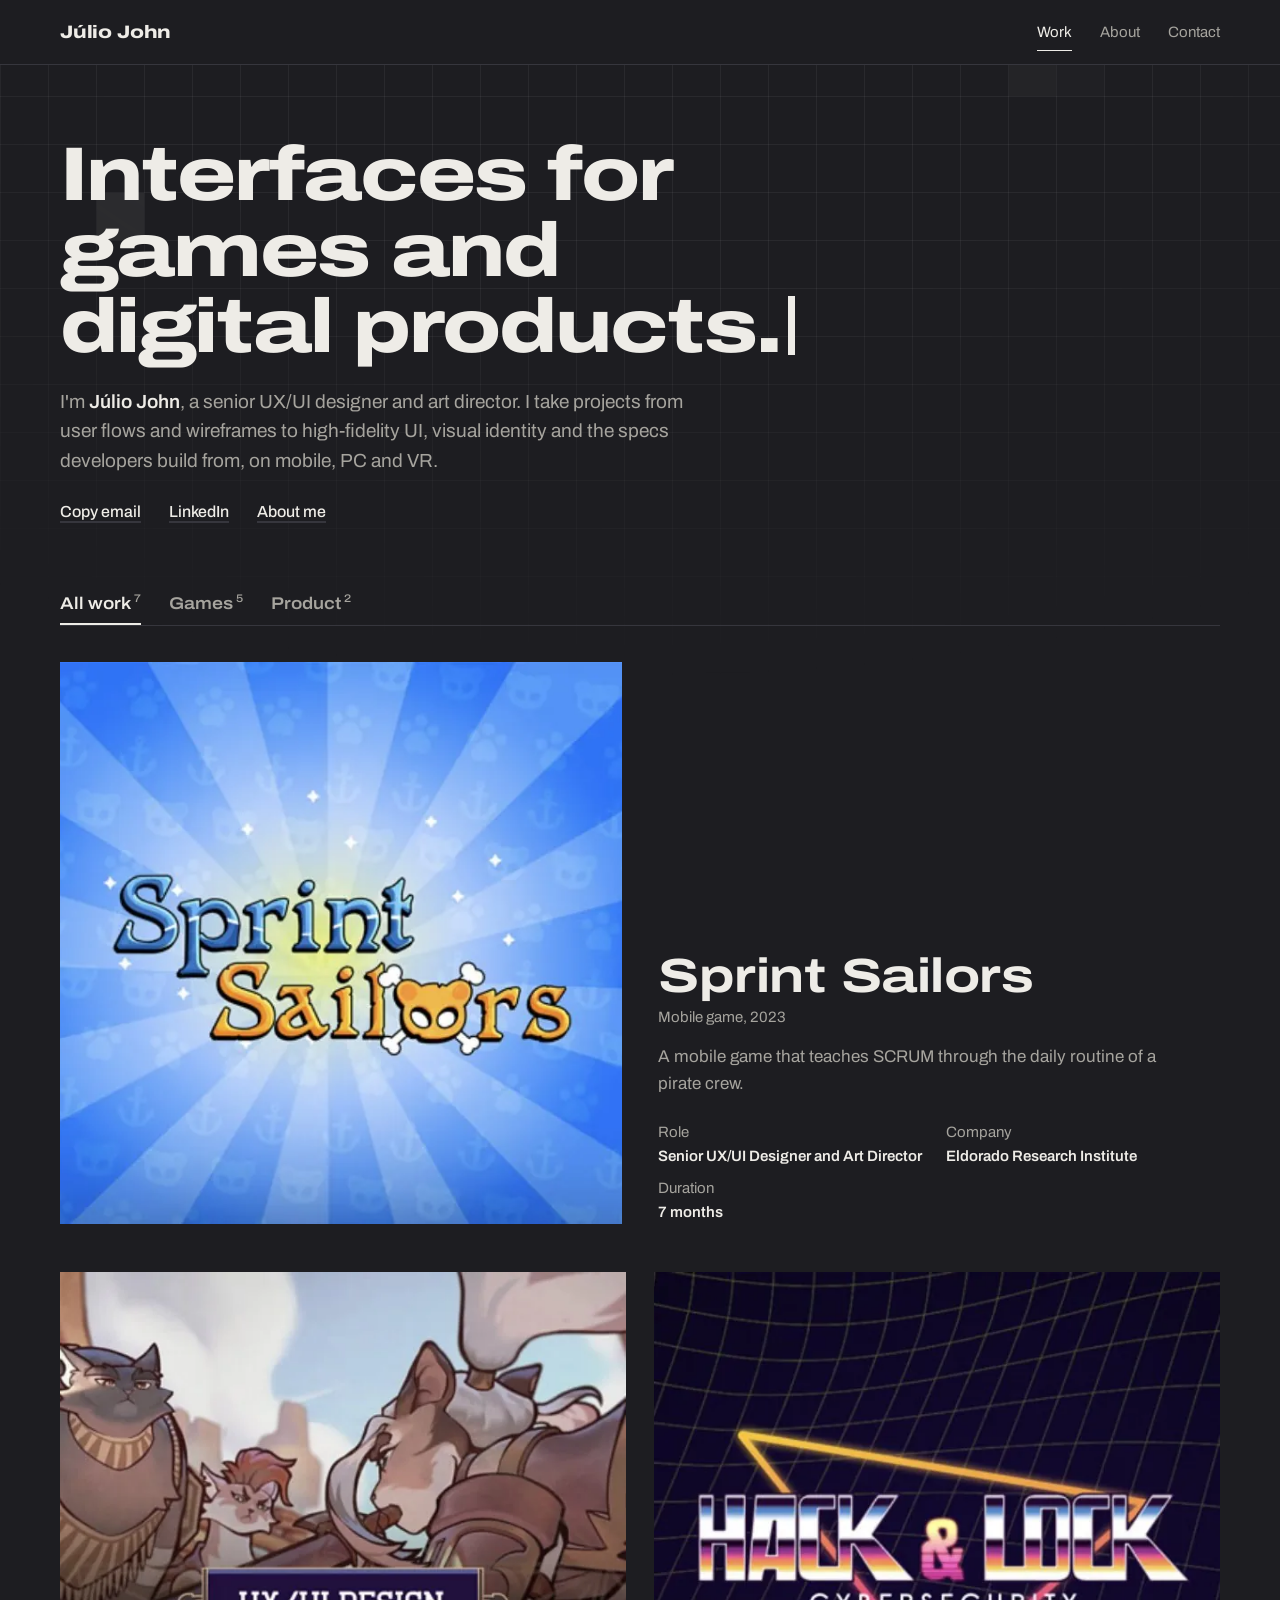
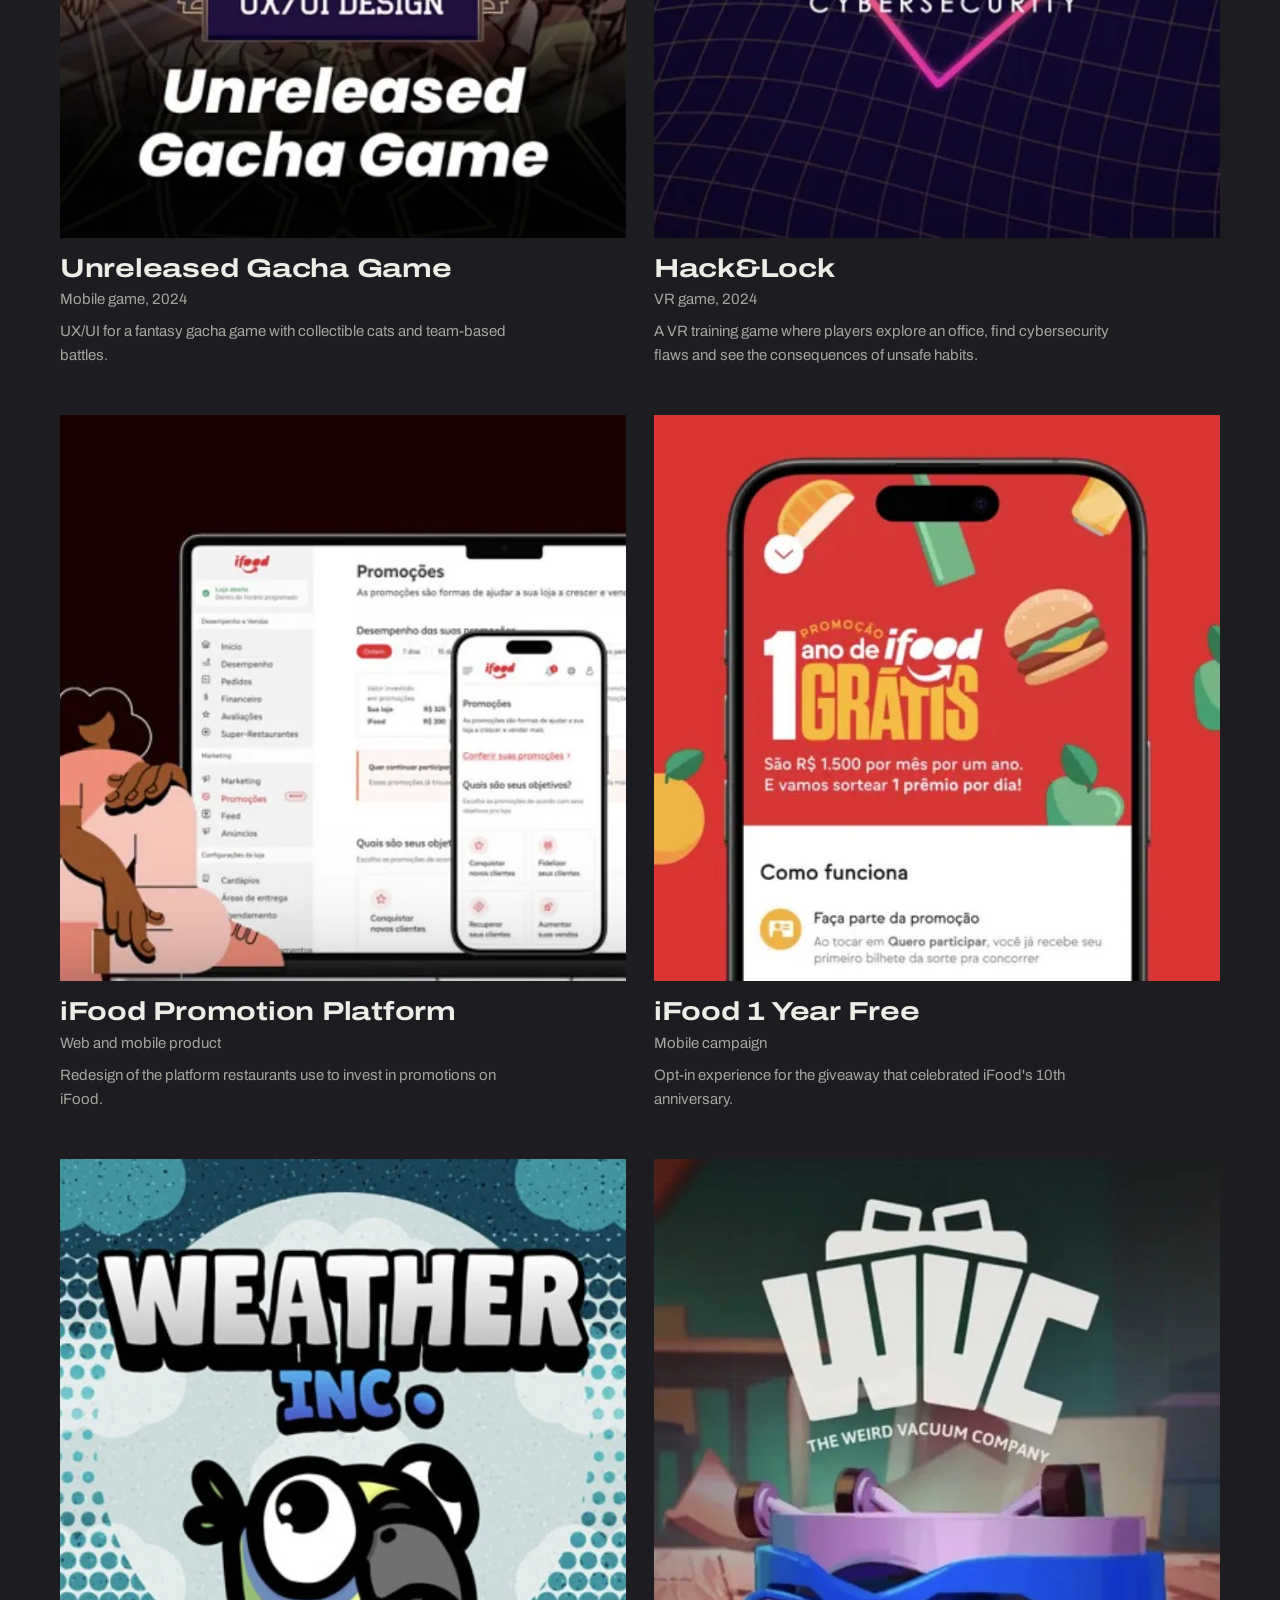
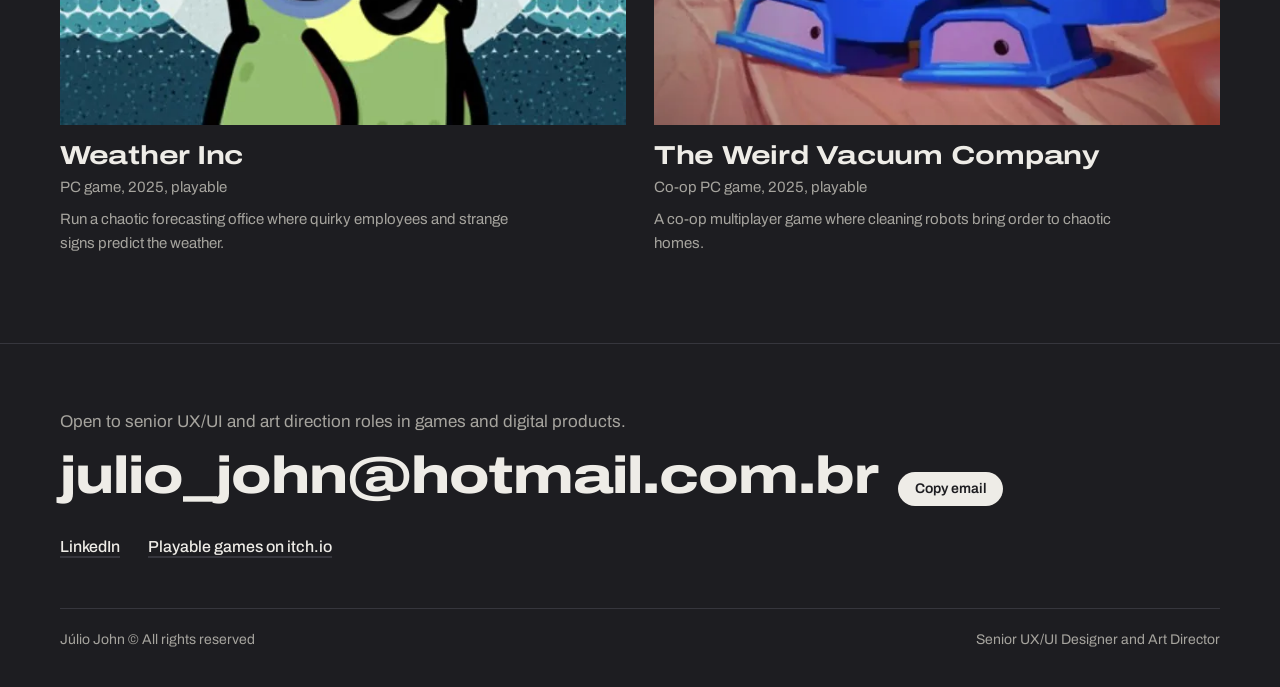
<file: explore-c.html>
<!doctype html>
<html lang="en">
<head>
<meta charset="utf-8">
<meta name="robots" content="noindex">
<meta name="viewport" content="width=device-width, initial-scale=1, viewport-fit=cover">
<meta name="description" content="Júlio John, senior UX/UI designer and art director for games and digital products. Case studies on mobile, PC and VR.">
<meta property="og:title" content="Júlio John Portfolio">
<meta property="og:description" content="Senior UX/UI designer and art director for games and digital products.">
<meta property="og:type" content="website">
<meta name="theme-color" content="#1d1d21">
<link rel="icon" href="data:image/svg+xml,%3Csvg xmlns='http://www.w3.org/2000/svg' viewBox='0 0 64 64'%3E%3Crect width='64' height='64' rx='14' fill='%231d1d21'/%3E%3Ctext x='50%25' y='56%25' text-anchor='middle' dominant-baseline='middle' font-family='Arial,Helvetica,sans-serif' font-weight='800' font-size='30' fill='%23eeece7'%3EJJ%3C/text%3E%3C/svg%3E">
<title>Júlio John Portfolio</title>
<link rel="preconnect" href="https://fonts.googleapis.com">
<link rel="preconnect" href="https://fonts.gstatic.com" crossorigin>
<link rel="stylesheet" href="https://fonts.googleapis.com/css2?family=Archivo:wdth,wght@62..125,400..800&display=swap">
<style>
/* Layout: quiet graphite chrome so the colorful game boards carry the page. Home = left-aligned statement, one featured case in a wide row, then a 2-column list. Each case takes its own project color for one full-bleed summary band and the "next case" block; everything else stays neutral. One family (Archivo) in two widths: expanded for display, normal for reading. Motion = one native shared-element morph from thumbnail to case header (View Transitions), nothing on scroll. */
:root{
  --ground:#1d1d21;   /* graphite page */
  --raised:#26262c;   /* thumbnails, inputs */
  --rule:#36363d;
  --text:#eeece7;     /* warm off-white */
  --dim:#a6a49e;
  --ink:#eeece7;      /* per-project accent, set on case pages */
  --band:#26262c;     /* per-project deep color */
  --f:"Archivo",system-ui,-apple-system,"Segoe UI",sans-serif;
  --gl:max(20px, env(safe-area-inset-left,0px));
  --gr:max(20px, env(safe-area-inset-right,0px));
  --wrap:1200px;
  --ease:cubic-bezier(.2,.7,.2,1);
  color-scheme:dark;
}
*{box-sizing:border-box}
[hidden]{display:none!important}
html,body{background:var(--ground)}
body{margin:0;color:var(--text);font-family:var(--f);font-size:16px;line-height:1.6;-webkit-font-smoothing:antialiased;font-stretch:100%}
body::before{content:"";position:fixed;inset:0 0 auto;height:env(safe-area-inset-top,0px);z-index:40;background:var(--ground)}
img{max-width:100%;display:block}
a{color:inherit}
:focus-visible{outline:2px solid var(--text);outline-offset:3px;border-radius:3px}
.wrap{max-width:var(--wrap);margin:0 auto;padding-left:var(--gl);padding-right:var(--gr)}
.wide{font-stretch:125%}
.link{color:var(--text);text-decoration:underline;text-decoration-color:var(--rule);text-underline-offset:4px;text-decoration-thickness:1.5px;transition:text-decoration-color .15s}
.link:hover{text-decoration-color:var(--text)}
button.link{background:none;border:0;padding:0;font:inherit;cursor:pointer}

/* Header */
.head{position:sticky;top:env(safe-area-inset-top,0px);z-index:30;background:var(--ground);border-bottom:1px solid var(--rule)}
.head .bar{display:flex;align-items:center;justify-content:space-between;gap:16px;min-height:64px}
.mark{text-decoration:none;font-weight:800;font-size:18px;font-stretch:125%;letter-spacing:-.01em}
.nav{display:flex;align-items:center;gap:28px;font-size:15px}
.nav a,.nav button{background:none;border:0;padding:6px 0;font:inherit;color:var(--dim);text-decoration:none;cursor:pointer;border-bottom:1.5px solid transparent;transition:color .15s,border-color .15s}
.nav a:hover,.nav button:hover{color:var(--text)}
.nav a[aria-current="page"]{color:var(--text);border-bottom-color:var(--text)}
.burger{display:none;background:none;border:0;padding:10px;margin-right:-10px;cursor:pointer}
.burger i{display:block;width:22px;height:2px;background:var(--text);margin:5px 0;transition:transform .2s var(--ease),opacity .2s}
.burger[aria-expanded="true"] i:nth-child(1){transform:translateY(7px) rotate(45deg)}
.burger[aria-expanded="true"] i:nth-child(2){opacity:0}
.burger[aria-expanded="true"] i:nth-child(3){transform:translateY(-7px) rotate(-45deg)}
.drawer{border-top:1px solid var(--rule);padding-block:4px 12px}
.drawer a,.drawer button{display:block;width:100%;text-align:left;background:none;border:0;color:var(--text);font:600 20px/1 var(--f);font-stretch:125%;padding:14px 0;text-decoration:none;cursor:pointer}
@media (max-width:720px){.nav{display:none}.burger{display:block}}
@media (min-width:721px){.drawer{display:none!important}}
.progress{position:absolute;left:0;right:0;bottom:-1px;height:2px;background:var(--ink);transform-origin:0 50%;transform:scaleX(0)}

/* Home */
.hero{padding-block:72px 56px}
.hero > *{max-width:900px}
.hero h1{margin:0 0 22px;font-weight:800;font-stretch:125%;font-size:clamp(36px,6.4vw,76px);line-height:1;letter-spacing:-.025em;text-wrap:balance}
.hero p{margin:0 0 24px;color:var(--dim);font-size:19px;line-height:1.55;max-width:58ch}
.hero p b{color:var(--text);font-weight:600}
.inline-links{display:flex;flex-wrap:wrap;gap:12px 28px;font-size:16px;font-weight:500}
@media (max-width:720px){.hero{padding-block:44px 36px}.hero p{font-size:17px}}

.tabs{display:flex;align-items:baseline;gap:28px;border-bottom:1px solid var(--rule);margin-bottom:36px;overflow-x:auto}
.tabs button{background:none;border:0;padding:12px 0;margin-bottom:-1px;font:600 17px/1 var(--f);font-stretch:112%;color:var(--dim);cursor:pointer;border-bottom:2px solid transparent;white-space:nowrap;transition:color .15s,border-color .15s}
.tabs button sup{font-size:11px;font-weight:500;margin-left:3px;color:var(--dim)}
.tabs button:hover{color:var(--text)}
.tabs button[aria-pressed="true"]{color:var(--text);border-bottom-color:var(--text)}

.work{display:grid;grid-template-columns:repeat(2,minmax(0,1fr));gap:48px 28px;padding-bottom:88px}
@media (max-width:680px){.work{grid-template-columns:1fr;gap:40px}}
.item{display:grid;gap:16px;text-decoration:none;min-width:0}
.item .thumb{aspect-ratio:1/1;overflow:hidden;background:var(--raised);max-width:100%}
.item .thumb img{width:100%;height:100%;object-fit:cover;transition:filter .2s}
.item:hover .thumb img{filter:brightness(1.08)}
.item h2{margin:0;font-weight:700;font-stretch:125%;font-size:clamp(20px,2.2vw,26px);line-height:1.15;letter-spacing:-.01em;transition:color .15s}
.item:hover h2{color:var(--pi)}
.item .kind{margin:4px 0 0;color:var(--dim);font-size:15px}
.item .lede{margin:8px 0 0;color:var(--dim);font-size:15px;max-width:52ch}
.item.lead{grid-column:1/-1;grid-template-columns:minmax(0,1fr) minmax(0,1fr);gap:36px;align-items:end}
.item.lead h2{font-size:clamp(28px,4vw,48px);line-height:1.02}
.item.lead .lede{font-size:17px;margin-top:14px}
.item.lead .facts-line{margin-top:22px;display:flex;flex-wrap:wrap;gap:8px 24px;font-size:15px}
.item.lead .facts-line span{color:var(--dim)}
.item.lead .facts-line b{display:block;color:var(--text);font-weight:600}
@media (max-width:680px){.item.lead{grid-template-columns:1fr;gap:16px}}

/* Case */
.case-head{display:grid;grid-template-columns:minmax(0,1fr) auto;gap:32px;align-items:end;padding-block:36px 40px}
.back{grid-column:1/-1;justify-self:start;color:var(--dim);text-decoration:none;font-size:15px;display:inline-flex;gap:8px;align-items:center}
.back:hover{color:var(--text)}
.back svg{width:16px;height:16px;transition:transform .2s var(--ease)}
.back:hover svg{transform:translateX(-3px)}
.case-head .kind{margin:0 0 10px;color:var(--dim);font-size:15px}
.case-head h1{margin:0 0 16px;font-weight:800;font-stretch:125%;font-size:clamp(38px,6.6vw,80px);line-height:.98;letter-spacing:-.03em;text-wrap:balance}
.case-head .lede{margin:0;font-size:19px;color:var(--dim);max-width:56ch}
.case-head .cover{width:clamp(96px,20vw,240px);height:auto;aspect-ratio:1/1;object-fit:cover;max-width:100%}
@media (max-width:720px){.case-head{grid-template-columns:1fr;gap:20px}.case-head .cover{grid-row:2;width:96px}.case-head .lede{font-size:17px}}

.band{background:var(--band);color:#fff;margin-bottom:64px}
.band .wrap{padding-block:40px 44px;display:grid;gap:36px}
.facts{margin:0;display:grid;grid-template-columns:repeat(auto-fit,minmax(min(100%,160px),1fr));gap:18px 28px;padding-bottom:30px;border-bottom:1px solid rgba(255,255,255,.18)}
.facts dt{font-size:13px;color:rgba(255,255,255,.66)}
.facts dd{margin:2px 0 0;font-weight:600;font-size:16px;line-height:1.35}
.story{display:grid;grid-template-columns:repeat(3,minmax(0,1fr));gap:32px}
.story h3{margin:0 0 10px;font-size:15px;font-weight:700;font-stretch:112%;color:var(--ink)}
.story p,.story ul{margin:0;color:rgba(255,255,255,.88);font-size:15.5px}
.story ul{padding-left:18px}
.story li{margin-bottom:6px}
.impact{display:grid;gap:14px}
.impact div b{display:block;font-weight:800;font-stretch:125%;font-size:28px;line-height:1.05;color:#fff}
.impact div span{display:block;color:rgba(255,255,255,.78);font-size:14px;line-height:1.4;margin-top:2px}
@media (max-width:860px){.story{grid-template-columns:1fr;gap:26px}}

.boards{display:flex;flex-direction:column;gap:64px;align-items:center}
.board{margin:0;width:100%;display:flex;flex-direction:column;align-items:center;gap:14px}
.board button{all:unset;cursor:zoom-in;display:block;width:100%;position:relative}
.board button:focus-visible{outline:2px solid var(--text);outline-offset:4px}
.board.tall button{max-width:620px}
.board img{width:100%;height:auto;background:var(--raised)}
.board figcaption{width:100%;max-width:760px;display:grid;grid-template-columns:2.2em minmax(0,1fr);gap:10px;color:var(--dim);font-size:15px;line-height:1.5}
.board figcaption b{color:var(--ink);font-weight:700;font-variant-numeric:tabular-nums}
.board figcaption strong{color:var(--text);font-weight:600}

.details{margin-top:96px;border-top:1px solid var(--rule);padding-block:48px 16px;display:grid;grid-template-columns:minmax(0,1fr) minmax(0,2fr);gap:32px}
.details h2{margin:0;font-weight:700;font-stretch:125%;font-size:24px;line-height:1.2}
.details .body{max-width:66ch;min-width:0}
.details p{margin:0 0 14px;color:#d8d6d0}
.details h3{margin:28px 0 10px;font-size:15px;font-weight:700;font-stretch:112%}
.details ul{margin:0;padding-left:18px;color:#d8d6d0}
.details li{margin-bottom:6px}
.credits{list-style:none;padding:0!important;border-top:1px solid var(--rule)}
.credits li{display:flex;justify-content:space-between;gap:16px;flex-wrap:wrap;border-bottom:1px solid var(--rule);padding:10px 0;margin:0!important}
.credits span{color:var(--dim)}
@media (max-width:820px){.details{grid-template-columns:1fr;gap:10px}}

.next{display:block;background:var(--nb);color:#fff;text-decoration:none;margin-top:72px}
.next .wrap{display:grid;grid-template-columns:auto minmax(0,1fr) auto;gap:24px;align-items:center;padding-block:28px}
.next img{width:88px;height:88px;object-fit:cover}
.next small{display:block;font-size:14px;color:rgba(255,255,255,.72)}
.next strong{display:block;font-weight:800;font-stretch:125%;font-size:clamp(22px,3.4vw,36px);line-height:1.05;letter-spacing:-.015em}
.next svg{width:28px;height:28px;transition:transform .2s var(--ease)}
.next:hover svg{transform:translateX(6px)}
@media (max-width:520px){.next img{width:64px;height:64px}.next .wrap{gap:16px}}

.side{position:fixed;top:50%;z-index:20;transform:translateY(-50%);width:44px;height:44px;display:grid;place-items:center;background:var(--raised);border:1px solid var(--rule);color:var(--text);text-decoration:none;border-radius:50%;opacity:.7;transition:opacity .15s}
.side:hover{opacity:1}
.side svg{width:18px;height:18px}
.side.prev{left:max(16px, env(safe-area-inset-left,0px))}
.side.nxt{right:max(16px, env(safe-area-inset-right,0px))}
@media (max-width:1340px){.side{display:none}}

/* About */
.about{padding-block:64px 72px;display:grid;grid-template-columns:minmax(0,1fr) minmax(0,1.5fr);gap:48px}
.about h1{margin:0;font-weight:800;font-stretch:125%;font-size:clamp(36px,5.4vw,64px);line-height:1;letter-spacing:-.025em}
.about .intro{margin:0 0 8px;font-size:19px;color:#d8d6d0;max-width:58ch}
.about h2{margin:40px 0 14px;font-weight:700;font-stretch:112%;font-size:17px}
.steps{list-style:none;padding:0;margin:0;display:grid;gap:14px;counter-reset:s}
.steps li{counter-increment:s;display:grid;grid-template-columns:2em minmax(0,1fr);gap:8px;color:var(--dim)}
.steps li::before{content:counter(s);font-weight:700;color:var(--text);font-variant-numeric:tabular-nums}
.steps strong{color:var(--text);font-weight:600}
.xp{list-style:none;padding:0;margin:0;border-top:1px solid var(--rule)}
.xp li{border-bottom:1px solid var(--rule)}
.xp a{display:grid;grid-template-columns:minmax(0,1fr) auto;gap:2px 16px;padding:14px 0;text-decoration:none}
.xp b{font-weight:600}
.xp span{color:var(--dim);font-variant-numeric:tabular-nums}
.xp em{grid-column:1/-1;color:var(--dim);font-style:normal;font-size:15px}
.xp a:hover b{text-decoration:underline;text-underline-offset:4px}
@media (max-width:860px){.about{grid-template-columns:1fr;gap:16px;padding-block:44px 56px}}

/* Contact */
.contact{border-top:1px solid var(--rule)}
.contact .wrap{padding-block:64px 36px}
.contact p{margin:0 0 14px;color:var(--dim);font-size:17px}
.email{display:flex;flex-wrap:wrap;align-items:baseline;gap:10px 20px;margin-bottom:28px}
.email code{font:800 clamp(22px,4.6vw,52px)/1.05 var(--f);font-stretch:125%;letter-spacing:-.02em;color:var(--text);user-select:all;overflow-wrap:anywhere}
.email button{background:var(--text);color:var(--ground);border:0;border-radius:999px;padding:10px 16px;font:600 14px/1 var(--f);cursor:pointer;transition:transform .1s}
.email button:active{transform:scale(.97)}
.foot{display:flex;justify-content:space-between;flex-wrap:wrap;gap:12px 28px;border-top:1px solid var(--rule);padding-top:20px;color:var(--dim);font-size:14px}

/* Viewer */
.viewer{overflow:auto;border:0;padding:0;margin:0;max-width:none;max-height:none;width:100%;height:100%;background:rgba(12,12,14,.97);color:var(--text)}
.viewer::backdrop{background:rgba(12,12,14,.9)}
.vbar{position:sticky;top:0;display:flex;justify-content:space-between;align-items:center;gap:12px;padding:12px var(--gr) 12px var(--gl);padding-top:max(12px, env(safe-area-inset-top,0px));background:rgba(12,12,14,.94);font-size:14px;color:var(--dim)}
.vbar button{background:var(--raised);border:1px solid var(--rule);color:var(--text);border-radius:999px;padding:9px 14px;font:500 14px/1 var(--f);cursor:pointer}
.vimg{padding:8px var(--gr) 40px var(--gl);display:flex;justify-content:center}
.viewer img{max-width:min(100%,1600px);height:auto}

.toast{position:fixed;left:50%;bottom:max(24px, calc(env(safe-area-inset-bottom,0px) + 16px));transform:translate(-50%,10px);background:var(--text);color:var(--ground);font:600 14px/1 var(--f);padding:12px 16px;border-radius:999px;opacity:0;pointer-events:none;transition:opacity .2s,transform .2s var(--ease);z-index:60}
.toast.show{opacity:1;transform:translate(-50%,0)}

/* The one motion moment: thumbnail morphs into the case header cover */
::view-transition-old(root),::view-transition-new(root){animation-duration:.22s}
::view-transition-group(cover){animation-duration:.42s;animation-timing-function:var(--ease)}

/* Shared exploration polish: sliding filter indicator and a copy confirmation on the button itself */
.tabs{position:relative}
.tabs.has-ind button[aria-pressed="true"]{border-bottom-color:transparent}
.tabs .ind{position:absolute;left:0;bottom:0;height:2px;width:0;background:var(--text);pointer-events:none;transition:transform .4s var(--ease),width .4s var(--ease)}
button[data-copy].copied{color:var(--ink)}
.email button[data-copy].copied{background:var(--ink);color:var(--ground)}
.email button[data-copy]{min-width:7.5em}
/* Exploration C · HUD. A game-menu layer for a games portfolio: a faint square grid with slow parallax, cells that light under the cursor and blink now and then, target-lock brackets on cases and boards, a decoding label on hover and a blinking caret after the headline. */
body{background:transparent}
.grid{position:fixed;inset:0;z-index:-1;width:100%;height:100%;pointer-events:none;-webkit-mask-image:radial-gradient(ellipse 120% 90% at 50% 0%,#000 35%,transparent 85%);mask-image:radial-gradient(ellipse 120% 90% at 50% 0%,#000 35%,transparent 85%)}
.hero h1::after{content:"";display:inline-block;width:.09em;height:.78em;margin-left:.1em;vertical-align:-.04em;background:var(--text);animation:caret 1.1s steps(1) 5 forwards}
@keyframes caret{50%{opacity:0}}

.item .thumb,.board button{position:relative}
.item .thumb::before,.board button::before{content:"";position:absolute;inset:12px;z-index:1;pointer-events:none;--c:var(--pi,var(--ink));--l:22px;
  background:
    linear-gradient(var(--c),var(--c)) left top/var(--l) 2px,linear-gradient(var(--c),var(--c)) left top/2px var(--l),
    linear-gradient(var(--c),var(--c)) right top/var(--l) 2px,linear-gradient(var(--c),var(--c)) right top/2px var(--l),
    linear-gradient(var(--c),var(--c)) left bottom/var(--l) 2px,linear-gradient(var(--c),var(--c)) left bottom/2px var(--l),
    linear-gradient(var(--c),var(--c)) right bottom/var(--l) 2px,linear-gradient(var(--c),var(--c)) right bottom/2px var(--l);
  background-repeat:no-repeat;opacity:0;transform:scale(1.05);transition:opacity .2s,transform .4s var(--ease)}
.board button::before{inset:-10px}
.item .thumb::after{content:"View case";position:absolute;left:12px;bottom:12px;z-index:1;background:var(--pi);color:#141417;font:700 13px/1 var(--f);font-stretch:112%;padding:8px 11px;opacity:0;transform:translateY(6px);transition:opacity .2s,transform .3s var(--ease)}
.item .thumb img{transition:transform .7s var(--ease),filter .2s}
@media (hover:hover){
  .item:hover .thumb::before,.board button:hover::before{opacity:1;transform:none}
  .item:hover .thumb::after{opacity:1;transform:none;transition-delay:.06s}
  .item:hover .thumb img{transform:scale(1.03)}
}
.item:focus-visible .thumb::before,.board button:focus-visible::before{opacity:1;transform:none}
@media (prefers-reduced-motion:reduce){*,*::before,*::after{animation:none!important;transition:none!important}}
</style>
</head>
<body>
<canvas class="grid" id="grid" aria-hidden="true"></canvas>
<header class="head">
  <div class="wrap bar">
    <a class="mark" href="#work">Júlio John</a>
    <nav class="nav" aria-label="Main">
      <a href="#work" data-nav="work">Work</a>
      <a href="#about" data-nav="about">About</a>
      <button type="button" data-contact>Contact</button>
    </nav>
    <button class="burger" id="burger" type="button" aria-label="Menu" aria-expanded="false" aria-controls="drawer"><i></i><i></i><i></i></button>
  </div>
  <div class="drawer wrap" id="drawer" hidden>
    <a href="#work">Work</a>
    <a href="#about">About</a>
    <button type="button" data-contact>Contact</button>
  </div>
  <div class="progress" id="progress"></div>
</header>

<main id="app"></main>

<section class="contact" id="contact" aria-label="Contact">
  <div class="wrap">
    <p>Open to senior UX/UI and art direction roles in games and digital products.</p>
    <div class="email"><code id="mail">julio_john@hotmail.com.br</code><button type="button" data-copy>Copy email</button></div>
    <div class="inline-links" style="margin-bottom:48px">
      <a class="link" href="https://www.linkedin.com/in/juliojohn" target="_blank" rel="noopener">LinkedIn</a>
      <a class="link" href="https://juliojohn.itch.io" target="_blank" rel="noopener">Playable games on itch.io</a>
    </div>
    <div class="foot"><span>Júlio John © All rights reserved</span><span>Senior UX/UI Designer and Art Director</span></div>
  </div>
</section>

<dialog class="viewer" id="viewer" aria-label="Image viewer">
  <div class="vbar"><span id="vcap"></span><button type="button" id="vclose">Close</button></div>
  <div class="vimg"><img id="vimg" alt=""></div>
</dialog>
<div class="toast" id="toast" role="status" aria-live="polite"></div>

<script>
const EMAIL="julio_john@hotmail.com.br";
const SV={
  r:'<svg viewBox="0 0 24 24" fill="none" stroke="currentColor" stroke-width="2" stroke-linecap="round" stroke-linejoin="round" aria-hidden="true"><path d="M5 12h14M13 6l6 6-6 6"/></svg>',
  l:'<svg viewBox="0 0 24 24" fill="none" stroke="currentColor" stroke-width="2" stroke-linecap="round" stroke-linejoin="round" aria-hidden="true"><path d="M19 12H5M11 6l-6 6 6 6"/></svg>'
};

/* ink = bright project accent, band = deep project color. Board: [file, width, height, title, caption] */
const P=[
 {id:"sprint-sailors",name:"Sprint Sailors",cat:"games",lead:true,ink:"#7db4ff",band:"#123a8c",
  kind:"Mobile game, 2023",discipline:"Game UX/UI and art direction",cover:["cover-sprint",635],
  lede:"A mobile game that teaches SCRUM through the daily routine of a pirate crew.",
  facts:[["Role","Senior UX/UI Designer and Art Director"],["Company","Eldorado Research Institute"],["Year","2023"],["Duration","7 months"],["Platform","Mobile"],["Team","Led 4 junior designers"]],
  problem:"Teach the SCRUM methodology in a practical, fast and efficient way, without the stress of a classroom, so fun becomes an ally for comprehension.",
  contribution:["Defined game objectives, metrics and user journey with stakeholders","Wireframes and interactive prototypes for testing, then high-fidelity UI","Visual identity, character illustrations and art direction of all assets","Career mentorship for 4 junior designers"],
  impact:[["R$ 1M+","follow-up funding for an educational game on Vision Pro and Meta Quest"],["New unit","the company opened a business line for educational games"],["50+","students in the February 2024 playtest"]],
  boards:[
   ["sprint-02",1600,1110,"User flow","The Ship Hub leads into the main loop (Briefing, Backlog, Planning, Daily, Retro, Review) and to secondary flows (Task board, Dictionary)."],
   ["sprint-03",1600,1018,"Briefing","Crew dialogue introduces each SCRUM ceremony inside the game world."],
   ["sprint-04",884,1600,"Tasks, Dictionary and Rewards","Players complete tasks and stories, revisit any concept with everyday examples, and get celebrated when they make progress."],
   ["sprint-05",1294,1600,"Logo and UI elements","A logo that can turn into a pirate flag, plus the supervised kit of books, scrolls and cards."],
   ["sprint-06",1600,976,"Characters","The Captain (Scrum Master), the Tripulants and the Intendant (Product Owner)."],
   ["sprint-07",1600,869,"Results","A new business unit and more than R$ 1 million in follow-up funding."],
   ["sprint-08",1600,900,"Playtest","Caldeira Research Institute, February 2024, with 50+ trained students."]],
  details:{intro:["A Sr. Design and Art job I worked on for the Sprint Sailors game by Eldorado Research Institute © 2023.","The challenge was to create a mobile game that teaches the SCRUM methodology in a practical, fast, efficient manner, all while ensuring a stress-free experience, making fun an ally for comprehension."],
   resp:[["Senior UI/UX Designer",["Collaborate with stakeholders to define game objectives, metrics, and user journey.","Create low-fidelity wireframes to structure the game and develop interactive prototypes for testing.","Illustrated all character designs used in the final UIs.","Design high-fidelity mockups and visual specifications for consistent implementation."]],
    ["Art Direction",["Define the visual identity of the game, including style, color palette and graphic elements.","Supervise the creation of all visual assets, including characters, environments, and UI (HUD and icons).","Create style guides and documentation to ensure design consistency.","Review the designers' work regularly, providing constructive and specific feedback.","Ensure that the work aligns with the game's aesthetic cohesion and established quality standards."]],
    ["Career Mentorship",["Career mentorship with 4 junior designers (2 UI/UX Designers and 2 Visual Designers).","Support in setting career goals and planning professional development.","Assist designers in building and enhancing their professional portfolios.","Organize and conduct workshops and training sessions on topics such as UI, design, perspective and digital painting."]]]}},

 {id:"gacha-game",name:"Unreleased Gacha Game",cat:"games",ink:"#b9a1ff",band:"#2b2160",
  kind:"Mobile game, 2024",discipline:"Game UX/UI",cover:["cover-gacha",635],
  lede:"UX/UI for a fantasy gacha game with collectible cats and team-based battles.",
  facts:[["Role","Sr. UX/UI Designer"],["Company","Meso Lab Inc. (Canada)"],["Year","2024"],["Duration","3 months"],["Platform","Mobile"],["Team","Art director and 2 character artists"]],
  problem:"Create a fantasy-themed gacha game featuring collectible cats that enchants players with strategic gameplay, striking visuals and a variety of unique character abilities.",
  contribution:["Defined mechanics, objectives and metrics with stakeholders and the product manager","Wireframes and interactive prototypes for the art director, artists, animators and developers","High-fidelity mockups, visual specs and style guides","UI visual identity with the art director, including HUD and icons"],
  goals:["Engage players with strategic combat and gacha mechanics","Stylized visuals to attract cat and fantasy fans","Player retention through a pet care system"],
  boards:[
   ["gacha-02",577,1600,"Battle screen","Final battle HUD plus explorations of wireframes, stamina bar, icons, character frames and buttons."],
   ["gacha-03",756,1600,"Chapter and team selection","Team power, enemies and rewards up front, with four wireframe layouts explored for team building."],
   ["gacha-04",1294,1600,"Item detail and UI kit","The item pop-up and the full set of components it was built from."]],
  details:{intro:["A Sr. UX/UI design job I worked on for an unannounced game by Meso Lab Inc. (Canada) in 2024.","The challenge was to create a fantasy-themed gacha game featuring collectible cats, designed to enchant players with strategic gameplay, stunning visuals, and a variety of unique character abilities."],
   credits:[["Art Director","Guilherme Franzoni","https://www.artstation.com/guimonez"],["Character Artist","Iasmin Zoia","https://www.artstation.com/iasmimzoia"],["Character Artist","Phil C.","https://www.artstation.com/philcavalcanti"]],
   resp:[["My responsibilities",["Collaborate with stakeholders and product manager to define game mechanics, objectives and metrics.","Create low-fidelity wireframes to structure the game and develop interactive prototypes for testing that help the art director, artists, animators and developers.","Create high-fidelity mockups and visual specifications for consistent implementation.","Define the game's UI visual identity in collaboration with the art director, including the style, color palette, and UI elements such as the HUD and icons.","Create style guides and documentation to ensure design consistency."]]]}},

 {id:"hack-and-lock",name:"Hack&Lock",cat:"games",ink:"#ff7cbd",band:"#34103f",
  kind:"VR game, 2024",discipline:"VR UX and visual design",cover:["cover-hack",635],
  lede:"A VR training game where players explore an office, find cybersecurity flaws and see the consequences of unsafe habits.",
  facts:[["Role","Lead UX and Visual Designer"],["Company","Instituto de Pesquisas Eldorado"],["Year","2024"],["Platform","VR"],["Team","With Yumi Hatakeyama"]],
  problem:"Create an immersive VR training game where players explore a corporate office, identify cybersecurity flaws, and learn the real-world consequences of unsafe digital behavior.",
  contribution:["Led UX and visual design for the game","Mission flow, in-world computer apps and progress screens","Visual language of the UI, icon set and logo"],
  boards:Array.from({length:13},(_,i)=>["hack-"+String(i+1).padStart(2,"0"),1600,i===0?545:(i<=10?800:900),...[
   ["Key art","Synthwave identity for the game."],
   ["Lock screen","Players unlock the in-game computer with a password they find in the office."],
   ["Desktop","Browser, Mail and Antivirus apps, each tied to a lesson."],
   ["Mission select","Chapters and lessons such as accounts and passwords, phishing and spam."],
   ["Unidentified website","A fake download page full of traps for players to recognize."],
   ["Network settings","Choosing the real company Wi-Fi among look-alike networks."],
   ["Antivirus alert","A clear warning state with one action to turn protection back on."],
   ["Mission progress","Tasks, level-up and rewards after each mission."],
   ["Chapter brief","Task instructions with a target zone and progress bar."],
   ["Mascot pattern","The duck mascot as a full-screen pattern."],
   ["Settings","Audio sliders and the general settings menu."],
   ["Icon set","App icons, mascot and keypad glyphs."],
   ["Logo","Flat and synthwave versions."]][i]]),
  details:{intro:["A Lead UX and Visual Design job I worked on for Hack&Lock by Instituto de Pesquisas Eldorado in 2024.","The challenge was to create an immersive VR training game where players explore a corporate office, identify cybersecurity flaws, and learn the real-world consequences of unsafe digital behavior."],
   credits:[["Lead UX and Visual Designer","Júlio John"],["UX and Visual Designer","Yumi Hatakeyama","https://bit.ly/yumihat-portfolio"]]}},

 {id:"ifood-promotion-platform",name:"iFood Promotion Platform",cat:"product",ink:"#ff7d80",band:"#5e1117",
  kind:"Web and mobile product",discipline:"Product UX/UI",cover:["cover-ifood-platform",635],
  lede:"Redesign of the platform restaurants use to invest in promotions on iFood.",
  facts:[["Role","UX/UI Designer"],["Company","iFood"],["Duration","6 months"],["Platform","Web and mobile"]],
  problem:"Design an investment platform that is easy to engage with, transparent to use and scalable for the product, while also ensuring economic profitability for iFood.",
  contribution:["Promotion discovery tailored to each restaurant's goals","Performance view of current promotions","Responsive layouts for desktop and phone"],
  goals:["Help restaurants grow","Offer better promotions to users and restaurants","Financial efficiency for iFood"],
  boards:[["ifood-platform-hero",1071,600,"Promotions","Restaurants find promotions by goal: attract new customers, retain existing ones, boost sales, and track what is running."]],
  details:{intro:["Redesign of iFood's promotion platform for partner restaurants: easily find the best promotions tailored to each restaurant's goals, helping to attract new customers, retain existing ones, boost sales, and monitor the performance of current promotions."]}},

 {id:"ifood-1-year-free",name:"iFood 1 Year Free",cat:"product",ink:"#ffc94d",band:"#8d1a1f",
  kind:"Mobile campaign",discipline:"Product UX/UI",cover:["ifood-year-hero",1071],
  lede:"Opt-in experience for the giveaway that celebrated iFood's 10th anniversary.",
  facts:[["Role","UX/UI Designer"],["Company","iFood"],["Duration","4 weeks"],["Platform","Mobile app"]],
  problem:"A promotional giveaway to celebrate iFood's 10th anniversary, where winners get one year of free iFood food.",
  contribution:["Opt-in screen with all rules in clear, festive language","Campaign visual applied to the app experience"],
  goals:["Increase engagement","Grow the number of customers","Retain new customers"],
  boards:[["ifood-year-hero",1071,600,"Promotion opt-in","Engaging language and a festive design present every rule while celebrating the occasion."]],
  details:{intro:["Presented with engaging language and a festive design, the opt-in screen shows all rules and aims to captivate users while celebrating the occasion."]}},

 {id:"weather-inc",name:"Weather Inc",cat:"games",ink:"#9fe3e6",band:"#244a4e",
  kind:"PC game, 2025, playable",discipline:"Game UX/UI and art direction",cover:["cover-weather",635],
  lede:"Run a chaotic forecasting office where quirky employees and strange signs predict the weather.",
  facts:[["Role","Art Director and UX/UI Designer"],["Type","Personal project"],["Year","2025"],["Platform","PC (itch.io)"],["Team","3 people"]],
  problem:"Make deduction from bizarre clues readable and fun, so players can connect patterns and lock in a forecast with style and instinct.",
  contribution:["UX/UI and art direction","Wireframe explorations for staff selection","UI kit and props in a hand-drawn office style"],
  impact:[["Playable","published on itch.io"]],
  play:"https://juliojohn.itch.io/weatherinc",
  boards:[
   ["weather-01",1600,423,"Logo","Game identity."],
   ["weather-02",1029,1600,"In-game screen and staff details","Analyze clues around the office and check each employee's instincts."],
   ["weather-03",576,1600,"Staff selection, forecast and endings","Four wireframe explorations, the results screen and the win and lose states."],
   ["weather-04",1600,1175,"UI kit","Rating cards, clock, buttons, panels and props."]],
  details:{intro:["A personal project I worked on as an Art Director and UX/UI Designer in 2025.","The game is about leading a chaotic weather forecasting office, where players rely on quirky employee instincts, strange environmental signs, and teamwork to predict the weather and survive as many days as possible."],
   credits:[["UX/UI and Art Direction","Júlio John"],["Game Design and Programming","Geovana Contine","https://www.linkedin.com/in/geovanacontine/"],["Character Artist","Fabiola Andrade","https://www.linkedin.com/in/fabiolaalvesandrade/"]]}},

 {id:"twvc",name:"The Weird Vacuum Company",cat:"games",ink:"#4ff0b4",band:"#0f3a2e",
  kind:"Co-op PC game, 2025, playable",discipline:"Game art and UX/UI",cover:["cover-twvc",635],
  lede:"A co-op multiplayer game where cleaning robots bring order to chaotic homes.",
  facts:[["Role","Art Director and UX/UI Designer"],["Year","2025"],["Platform","PC (itch.io)"],["Mode","Co-op multiplayer"],["Team","2 people"]],
  problem:"Let players set up a match, gather a team and jump into the cleaning chaos without friction, and understand actions and objectives through clear in-game feedback.",
  contribution:["UX/UI for setup, lobby, HUD, mission status and settings","Art direction, character and prop design","Reusable settings components"],
  impact:[["Playable","published on itch.io"]],
  play:"https://juliojohn.itch.io/the-weird-vacuum-company",
  boards:[
   ["twvc-01",1600,423,"Logo","Game identity."],
   ["twvc-02",1600,900,"Key art","The robots at work in a messy home."],
   ["twvc-03",1600,6391,"Setup, HUD, mission status and settings","From main menu and lobby to in-game feedback and the end-of-floor stats."],
   ["twvc-04",1600,2103,"Character design","Mechanics tested for readability, then fine tuning and early explorations."],
   ["twvc-05",1600,2187,"Prop design","Low-poly props that show the world from a robot's point of view."]],
  details:{intro:["A project I worked on as an Art Director and UX/UI Designer in 2025.","The game is a cooperative multiplayer experience where players control cleaning robots tasked with bringing order to chaotic homes."],
   credits:[["UX/UI and Art Direction","Júlio John"],["Game Design and Programming","Geovana Contine","https://www.linkedin.com/in/geovanacontine/"]]}}
];

const app=document.getElementById("app");
const root=document.documentElement;
const esc=s=>String(s).replace(/[&<>"]/g,c=>({"&":"&amp;","<":"&lt;",">":"&gt;",'"':"&quot;"}[c]));
const img=(base,w)=>w>900?{src:`w/${base}-800.webp`,set:`w/${base}-800.webp 800w, w/${base}-${w}.webp ${w}w`}:{src:`w/${base}-${w}.webp`,set:""};
const reduce=matchMedia("(prefers-reduced-motion: reduce)");
let filter="all";
try{filter=localStorage.getItem("jj-filter3")||"all"}catch(e){}

function home(){
  const n={all:P.length,games:P.filter(p=>p.cat==="games").length,product:P.filter(p=>p.cat==="product").length};
  const list=P.filter(p=>filter==="all"||p.cat===filter);
  app.innerHTML=`
  <section class="wrap hero">
    <h1>Interfaces for games and digital products.</h1>
    <p>I'm <b>Júlio John</b>, a senior UX/UI designer and art director. I take projects from user flows and wireframes to high-fidelity UI, visual identity and the specs developers build from, on mobile, PC and VR.</p>
    <div class="inline-links">
      <button type="button" class="link" data-copy>Copy email</button>
      <a class="link" href="https://www.linkedin.com/in/juliojohn" target="_blank" rel="noopener">LinkedIn</a>
      <a class="link" href="#about">About me</a>
    </div>
  </section>
  <section class="wrap" aria-label="Work">
    <div class="tabs" role="group" aria-label="Filter work">
      ${[["all","All work"],["games","Games"],["product","Product"]].map(([k,l])=>`<button type="button" id="tab-${k}" data-filter="${k}" aria-pressed="${filter===k}">${l}<sup>${n[k]}</sup></button>`).join("")}
    </div>
    <div class="work">
      ${list.map((p,i)=>{
        const c=img(p.cover[0],p.cover[1]);const lead=p.lead&&filter!=="product";
        return `<a class="item${lead?" lead":""}" href="#${p.id}" data-id="${p.id}" style="--pi:${p.ink}">
          <div class="thumb"><img src="${c.src}" ${c.set?`srcset="${c.set}" sizes="(min-width:1200px) 580px, (min-width:680px) 48vw, 100vw"`:""} alt="" width="635" height="635" ${i>2?'loading="lazy"':""} decoding="async"></div>
          <div>
            <h2>${esc(p.name)}</h2>
            <p class="kind">${esc(p.kind)}</p>
            <p class="lede">${esc(p.lede)}</p>
            ${lead?`<div class="facts-line">${p.facts.slice(0,2).concat([p.facts[3]]).map(([k,v])=>`<div><span>${esc(k)}</span><b>${esc(v)}</b></div>`).join("")}</div>`:""}
          </div>
        </a>`}).join("")}
    </div>
  </section>`;
  app.querySelectorAll("[data-filter]").forEach(b=>b.addEventListener("click",()=>{
    filter=b.dataset.filter;try{localStorage.setItem("jj-filter3",filter)}catch(e){}
    home();document.getElementById("tab-"+filter).focus();
  }));
}

function project(p){
  const i=P.indexOf(p),prev=P[(i-1+P.length)%P.length],next=P[(i+1)%P.length];
  root.style.setProperty("--ink",p.ink);root.style.setProperty("--band",p.band);
  const c=img(p.cover[0],p.cover[1]),nc=img(next.cover[0],next.cover[1]);
  const d=p.details;
  const third=p.impact
    ?`<div><h3>Impact</h3><div class="impact">${p.impact.map(([v,l])=>`<div><b>${esc(v)}</b><span>${esc(l)}</span></div>`).join("")}</div></div>`
    :`<div><h3>Goals</h3><ul>${p.goals.map(x=>`<li>${esc(x)}</li>`).join("")}</ul></div>`;
  app.innerHTML=`
  <div class="wrap">
    <header class="case-head">
      <a class="back" href="#work" data-back="${p.id}">${SV.l}All work</a>
      <div>
        <p class="kind">${esc(p.discipline)}. ${esc(p.kind)}.</p>
        <h1>${esc(p.name)}</h1>
        <p class="lede">${esc(p.lede)}</p>
      </div>
      <img class="cover" id="case-cover" src="${c.src}" alt="" width="240" height="240">
    </header>
  </div>
  <section class="band" aria-label="Project summary">
    <div class="wrap">
      <dl class="facts">${p.facts.map(([k,v])=>`<div><dt>${esc(k)}</dt><dd>${esc(v)}</dd></div>`).join("")}</dl>
      <div class="story">
        <div><h3>Problem</h3><p>${esc(p.problem)}</p></div>
        <div><h3>My contribution</h3><ul>${p.contribution.map(x=>`<li>${esc(x)}</li>`).join("")}</ul></div>
        ${third}
      </div>
    </div>
  </section>
  <div class="wrap">
    <div class="boards">${p.boards.map(([b,w,h,t,cap],k)=>{const s=img(b,w);const num=String(k+1).padStart(2,"0");return `
      <figure class="board${h>w?" tall":""}">
        <button type="button" data-zoom="w/${b}-${w}.webp" data-cap="${num} ${esc(t)}" aria-label="Open ${esc(t)} in full size">
          <img src="${s.src}" ${s.set?`srcset="${s.set}" sizes="(min-width:1200px) 1160px, 100vw"`:""} width="${w}" height="${h}" alt="${esc(p.name)}: ${esc(t)}" ${k>1?'loading="lazy"':""} decoding="async">
        </button>
        <figcaption><b>${num}</b><span><strong>${esc(t)}.</strong> ${esc(cap)}</span></figcaption>
      </figure>`}).join("")}</div>
    <section class="details" aria-label="About the project">
      <h2>About the project</h2>
      <div class="body">
        ${d.intro.map(t=>`<p>${esc(t)}</p>`).join("")}
        ${p.play?`<p>Play it on <a class="link" href="${p.play}" target="_blank" rel="noopener">itch.io</a>.</p>`:""}
        ${d.credits?`<h3>Team</h3><ul class="credits">${d.credits.map(([r,nm,u])=>`<li><span>${esc(r)}</span>${u?`<a class="link" href="${u}" target="_blank" rel="noopener">${esc(nm)}</a>`:esc(nm)}</li>`).join("")}</ul>`:""}
        ${d.resp?d.resp.map(([h,items])=>`<h3>${esc(h)}</h3><ul>${items.map(x=>`<li>${esc(x)}</li>`).join("")}</ul>`).join(""):""}
      </div>
    </section>
  </div>
  <a class="next" href="#${next.id}" style="--nb:${next.band}">
    <div class="wrap">
      <img src="${nc.src}" alt="" width="88" height="88" loading="lazy">
      <div><small>Next case</small><strong>${esc(next.name)}</strong></div>
      ${SV.r}
    </div>
  </a>
  <a class="side prev" href="#${prev.id}" aria-label="Previous case: ${esc(prev.name)}">${SV.l}</a>
  <a class="side nxt" href="#${next.id}" aria-label="Next case: ${esc(next.name)}">${SV.r}</a>`;
  app.querySelectorAll("[data-zoom]").forEach(b=>b.addEventListener("click",()=>openViewer(b.dataset.zoom,b.dataset.cap)));
}

function about(){
  app.innerHTML=`<section class="wrap about">
    <h1>About</h1>
    <div>
      <p class="intro">Senior UX/UI designer and art director. I design game and product interfaces end to end, from goals and user flows with stakeholders to high-fidelity UI, visual identity and the specs developers build from.</p>
      <h2>How I work</h2>
      <ol class="steps">
        <li><span><strong>Define the goal.</strong> Objectives, metrics and the player or user journey, agreed with stakeholders and product.</span></li>
        <li><span><strong>Structure and test.</strong> Low-fidelity wireframes and interactive prototypes, often several layouts side by side.</span></li>
        <li><span><strong>Craft the interface.</strong> High-fidelity UI, HUD, icons and illustration in one visual language.</span></li>
        <li><span><strong>Hand off with care.</strong> Style guides and visual specs so the build matches the design.</span></li>
        <li><span><strong>Grow the team.</strong> Art direction, feedback reviews and mentorship for junior designers.</span></li>
      </ol>
      <h2>Experience highlights</h2>
      <ul class="xp">
        ${[["sprint-sailors","Eldorado Research Institute","Senior UX/UI Designer and Art Director on Sprint Sailors","2023"],
           ["gacha-game","Meso Lab Inc. (Canada)","Sr. UX/UI Designer on an unreleased gacha game","2024"],
           ["hack-and-lock","Instituto de Pesquisas Eldorado","Lead UX and Visual Designer on Hack&Lock (VR)","2024"],
           ["ifood-promotion-platform","iFood","UX/UI Designer on the promotion platform and campaigns",""],
           ["weather-inc","Independent","Art Director and UX/UI Designer on Weather Inc and TWVC","2025"]]
          .map(([id,co,r,y])=>`<li><a href="#${id}"><b>${esc(co)}</b><span>${y}</span><em>${esc(r)}</em></a></li>`).join("")}
      </ul>
      <div class="inline-links" style="margin-top:28px">
        <a class="link" href="https://www.linkedin.com/in/juliojohn" target="_blank" rel="noopener">Full resume on LinkedIn</a>
        <button type="button" class="link" data-copy>Copy email</button>
      </div>
    </div>
  </section>`;
}

/* Viewer */
const viewer=document.getElementById("viewer"),vimg=document.getElementById("vimg");
function openViewer(url,cap){vimg.src=url;vimg.alt=cap;document.getElementById("vcap").textContent=cap;viewer.showModal?viewer.showModal():null}
document.getElementById("vclose").addEventListener("click",()=>viewer.close());
viewer.addEventListener("click",e=>{if(e.target===viewer||e.target.classList.contains("vimg"))viewer.close()});
viewer.addEventListener("close",()=>vimg.removeAttribute("src"));

/* Copy email, contact, menu */
const toast=document.getElementById("toast");let tt;
function say(m){toast.textContent=m;toast.classList.add("show");clearTimeout(tt);tt=setTimeout(()=>toast.classList.remove("show"),1800)}
const burger=document.getElementById("burger"),drawer=document.getElementById("drawer");
function closeDrawer(){drawer.hidden=true;burger.setAttribute("aria-expanded","false")}
burger.addEventListener("click",()=>{drawer.hidden=!drawer.hidden;burger.setAttribute("aria-expanded",String(!drawer.hidden))});
document.addEventListener("click",e=>{
  if(e.target.closest("[data-copy]")){try{navigator.clipboard.writeText(EMAIL).then(()=>say("Email copied"),()=>say(EMAIL))}catch(err){say(EMAIL)}}
  if(e.target.closest("[data-contact]")){closeDrawer();document.getElementById("contact").scrollIntoView({behavior:reduce.matches?"auto":"smooth"})}
});

/* Reading progress on case pages */
const bar=document.getElementById("progress");let onCase=false,tick=false;
addEventListener("scroll",()=>{if(!onCase||tick)return;tick=true;requestAnimationFrame(()=>{const m=root.scrollHeight-root.clientHeight;bar.style.transform=`scaleX(${m>0?Math.min(1,root.scrollTop/m):0})`;tick=false})},{passive:true});

/* Routing with an optional shared-element morph */
let current=null;
function render(id){
  const p=P.find(x=>x.id===id);
  closeDrawer();if(viewer.open)viewer.close();
  onCase=!!p;bar.style.transform="scaleX(0)";
  if(!p){root.style.setProperty("--ink","#eeece7");root.style.setProperty("--band","#26262c")}
  document.querySelectorAll("[data-nav]").forEach(a=>{const on=(a.dataset.nav==="about")===(id==="about");on?a.setAttribute("aria-current","page"):a.removeAttribute("aria-current")});
  if(p)project(p);else if(id==="about")about();else home();
  document.title=p?`${p.name} · Júlio John`:id==="about"?"About · Júlio John":"Júlio John Portfolio";
}
function go(id,{fromThumb=null,push=true}={}){
  const prevId=current;current=id;
  const swap=()=>{
    if(push&&location.hash.slice(1)!==id)history.pushState(null,"","#"+id);
    render(id);
    const cover=document.getElementById("case-cover");
    if(cover&&fromThumb)cover.style.viewTransitionName="cover";
    const back=P.find(x=>x.id===prevId)&&!P.find(x=>x.id===id)?app.querySelector(`.item[data-id="${prevId}"]`):null;
    if(back){const t=back.querySelector(".thumb img");if(t)t.style.viewTransitionName="cover";back.scrollIntoView({block:"center"})}
    else window.scrollTo(0,0);
  };
  if(!document.startViewTransition||reduce.matches){swap();return}
  if(fromThumb)fromThumb.style.viewTransitionName="cover";
  else{const c=document.getElementById("case-cover");if(c&&!P.find(x=>x.id===id))c.style.viewTransitionName="cover";}
  const t=document.startViewTransition(swap);
  t.finished.finally(()=>document.querySelectorAll("[style*='view-transition-name']").forEach(el=>el.style.viewTransitionName=""));
}
app.addEventListener("click",e=>{
  const a=e.target.closest("a.item");
  if(a&&!e.metaKey&&!e.ctrlKey&&!e.shiftKey){e.preventDefault();go(a.dataset.id,{fromThumb:a.querySelector(".thumb img")})}
  const b=e.target.closest("a[data-back]");
  if(b&&!e.metaKey&&!e.ctrlKey){e.preventDefault();go("work")}
});
addEventListener("popstate",()=>go(location.hash.slice(1)||"work",{push:false}));
addEventListener("hashchange",()=>{const id=location.hash.slice(1)||"work";if(id!==current)go(id,{push:false})});
document.addEventListener("keydown",e=>{
  if(viewer.open||!P.find(x=>x.id===current))return;
  if(e.key==="ArrowLeft")document.querySelector(".side.prev")?.click();
  if(e.key==="ArrowRight")document.querySelector(".side.nxt")?.click();
});
/* Exploration layer. Everything below is decoration: each piece runs inside try/catch, so if a browser lacks a feature the portfolio still renders exactly as before. */
const fine=matchMedia("(hover:hover) and (pointer:fine)");
const safe=(fn)=>{try{fn()}catch(e){console.warn("fx",e)}};
const rgb=hex=>{const m=/^#?([0-9a-f]{6})$/i.exec(String(hex).trim());if(!m)return[238,236,231];const n=parseInt(m[1],16);return[n>>16&255,n>>8&255,n&255]};

/* Filter tabs: one indicator that slides from the last choice to the new one */
let tabPos=null;
function tabsIndicator(){
  const tabs=app.querySelector(".tabs"),on=tabs&&tabs.querySelector('[aria-pressed="true"]');
  if(!on)return;
  const ind=document.createElement("i");ind.className="ind";ind.setAttribute("aria-hidden","true");
  tabs.appendChild(ind);tabs.classList.add("has-ind");
  const place=()=>{ind.style.transform=`translateX(${on.offsetLeft}px)`;ind.style.width=on.offsetWidth+"px";tabPos={x:on.offsetLeft,w:on.offsetWidth}};
  if(tabPos){ind.style.transition="none";ind.style.transform=`translateX(${tabPos.x}px)`;ind.style.width=tabPos.w+"px";void ind.offsetWidth;ind.style.transition=""}
  place();
  if(document.fonts&&document.fonts.ready)document.fonts.ready.then(()=>{if(ind.isConnected)place()});
}
addEventListener("resize",()=>safe(()=>{const on=app.querySelector('.tabs [aria-pressed="true"]'),ind=app.querySelector(".tabs .ind");if(on&&ind){ind.style.transform=`translateX(${on.offsetLeft}px)`;ind.style.width=on.offsetWidth+"px"}}));

/* Copy email: the button itself confirms, the toast stays as the accessible message */
document.addEventListener("click",e=>{const b=e.target.closest("button[data-copy]");if(!b||b.dataset.label)return;
  b.dataset.label=b.textContent;b.textContent="Copied";b.classList.add("copied");
  setTimeout(()=>{b.textContent=b.dataset.label;delete b.dataset.label;b.classList.remove("copied")},1600)});

/* Run the exploration's enhance() after every route render */
const baseRender=render;
render=function(id){baseRender(id);safe(()=>enhance(id))};

/* C · Grid. One fixed canvas at ~30 fps, paused when hidden; under reduced motion it is a still grid. */
const grid=(()=>{
  const c=document.getElementById("grid"),ctx=c&&c.getContext&&c.getContext("2d");
  if(!ctx){if(c)c.remove();return{tint(){}}}
  let w=0,h=0,cell=48,raf=0,last=0,spark=0,hover="",col=[238,236,231];
  const lit=new Map(),still=()=>reduce.matches;
  const off=()=>still()?0:scrollY*.3;
  const light=(cx,cy,a,dur,now)=>{lit.set(cx+","+cy,{cx,cy,a,dur,t:now});if(lit.size>80)lit.delete(lit.keys().next().value)};
  function draw(now){
    const o=off(),r0=Math.floor(o/cell);
    ctx.clearRect(0,0,w,h);
    ctx.strokeStyle=`rgba(${col},.06)`;ctx.lineWidth=1;ctx.beginPath();
    for(let x=0;x<=w;x+=cell){ctx.moveTo(x+.5,0);ctx.lineTo(x+.5,h)}
    for(let r=r0;r*cell-o<=h;r++){const y=Math.round(r*cell-o)+.5;ctx.moveTo(0,y);ctx.lineTo(w,y)}
    ctx.stroke();
    for(const [k,v] of lit){
      const age=(now-v.t)/v.dur;if(age>=1){lit.delete(k);continue}
      const y=v.cy*cell-o;if(y<-cell||y>h)continue;
      ctx.fillStyle=`rgba(${col},${(v.a*(1-age)*(1-age)).toFixed(3)})`;ctx.fillRect(v.cx*cell+1,Math.round(y)+1,cell-1,cell-1);
    }
  }
  const start=()=>{if(!raf&&!still()&&!document.hidden)raf=requestAnimationFrame(frame)};
  function frame(now){raf=0;
    if(now-spark>420){spark=now;const o=off();light(Math.floor(Math.random()*w/cell),Math.floor((Math.random()*h*.7+o)/cell),.09,2400,now)}
    if(now-last>=33){last=now;draw(now)}start()}
  function size(){const d=Math.min(devicePixelRatio||1,2);w=innerWidth;h=innerHeight;c.width=Math.round(w*d);c.height=Math.round(h*d);ctx.setTransform(d,0,0,d,0,0);cell=w<720?40:48;draw(performance.now())}
  let rs=0;addEventListener("resize",()=>{cancelAnimationFrame(rs);rs=requestAnimationFrame(()=>safe(size))});
  document.addEventListener("visibilitychange",start);
  if(reduce.addEventListener)reduce.addEventListener("change",()=>{lit.clear();draw(performance.now());start()});
  if(fine.matches)addEventListener("pointermove",e=>{if(still())return;const cx=Math.floor(e.clientX/cell),cy=Math.floor((e.clientY+off())/cell),k=cx+","+cy;
    if(k!==hover){hover=k;light(cx,cy,.16,900,performance.now())}},{passive:true});
  size();start();
  return{tint(hex){col=rgb(hex);lit.clear();draw(performance.now())}};
})();

/* C · Decoding label: the case type resolves letter by letter on hover */
const GLYPH="ABCDEFGHJKLMNPQRSTUVWXYZ0123456789#%&+<>/";
function decode(el){
  if(el.dataset.busy)return;const txt=el.dataset.t||(el.dataset.t=el.textContent),n=txt.length,t0=performance.now();el.dataset.busy="1";
  const step=now=>{const k=Math.min(1,(now-t0)/480),rev=Math.floor(k*n);let s=txt.slice(0,rev);
    for(let i=rev;i<n;i++)s+=/[\s,.]/.test(txt[i])?txt[i]:GLYPH[Math.random()*GLYPH.length|0];
    el.textContent=k<1?s:txt;if(k<1)requestAnimationFrame(step);else delete el.dataset.busy};
  requestAnimationFrame(step);
}
if(fine.matches)app.addEventListener("pointerover",e=>{if(reduce.matches)return;const it=e.target.closest&&e.target.closest("a.item");
  if(!it||it.contains(e.relatedTarget))return;const k=it.querySelector(".kind");if(k)safe(()=>decode(k))});

function enhance(id){
  const p=P.find(x=>x.id===id);
  grid.tint(p?p.ink:"#eeece7");
  tabsIndicator();
}

current=location.hash.slice(1)||"work";render(current);
</script>

</body>
</html>
</file>
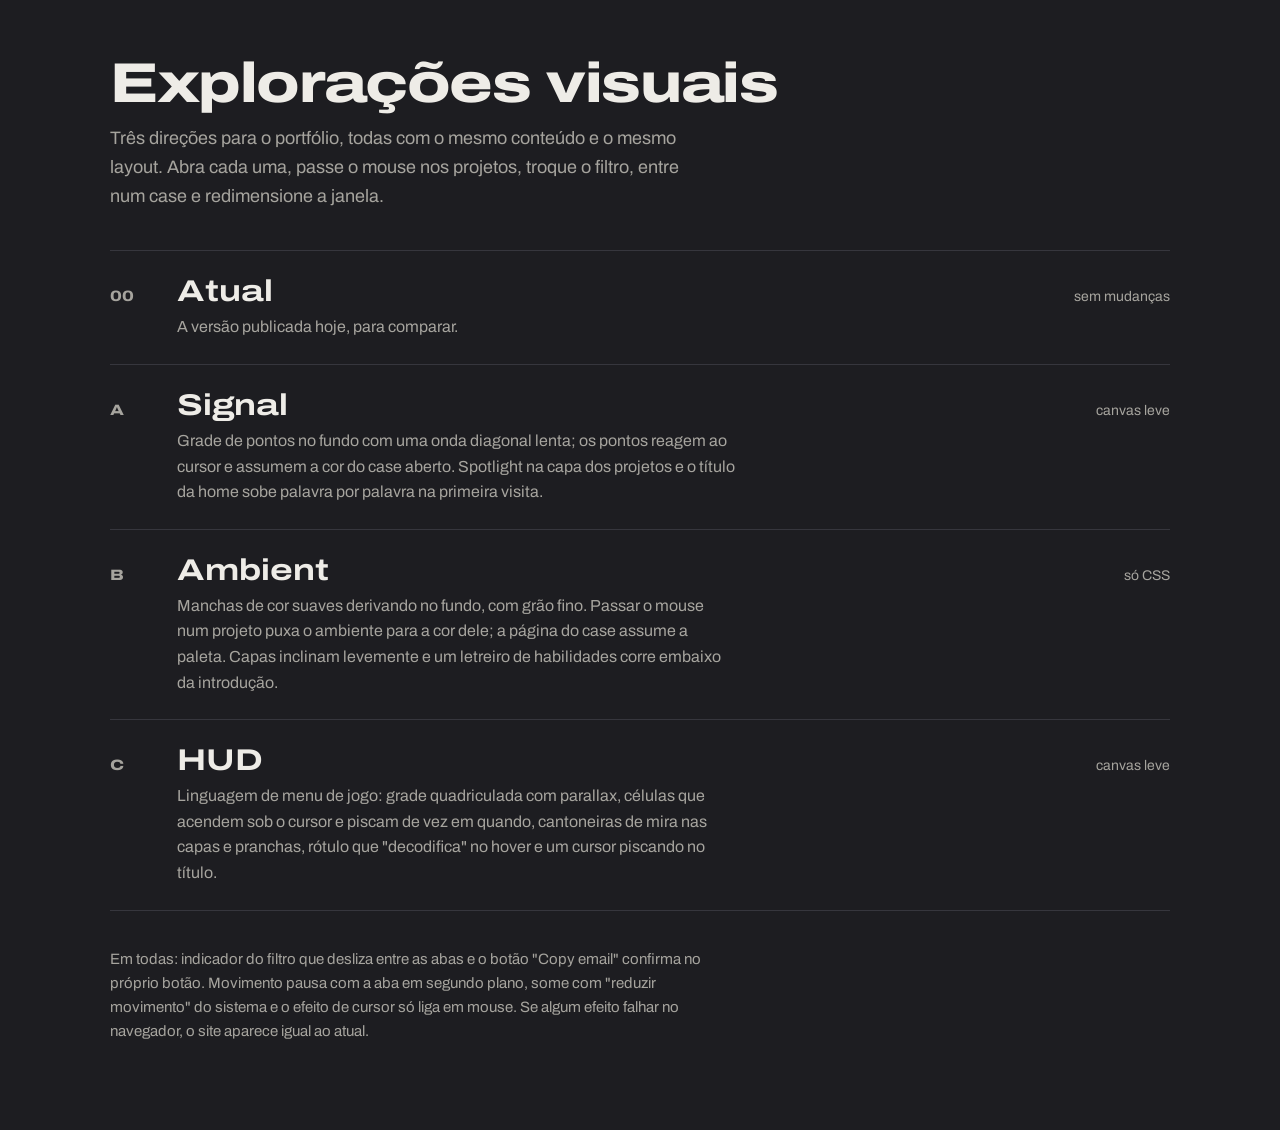
<file: explore.html>
<!doctype html>
<html lang="pt-BR">
<head>
<meta charset="utf-8">
<meta name="robots" content="noindex">
<meta name="viewport" content="width=device-width, initial-scale=1">
<title>Explorações visuais</title>
<link rel="preconnect" href="https://fonts.googleapis.com">
<link rel="preconnect" href="https://fonts.gstatic.com" crossorigin>
<link rel="stylesheet" href="https://fonts.googleapis.com/css2?family=Archivo:wdth,wght@62..125,400..800&display=swap">
<style>
:root{--ground:#1d1d21;--raised:#26262c;--rule:#36363d;--text:#eeece7;--dim:#a6a49e;--f:"Archivo",system-ui,sans-serif;color-scheme:dark}
*{box-sizing:border-box}
body{margin:0;background:var(--ground);color:var(--text);font:16px/1.6 var(--f);-webkit-font-smoothing:antialiased}
.wrap{max-width:1100px;margin:0 auto;padding:56px 20px 72px}
h1{margin:0 0 12px;font-weight:800;font-stretch:125%;font-size:clamp(32px,5vw,56px);line-height:1;letter-spacing:-.025em}
.lede{margin:0 0 40px;color:var(--dim);font-size:18px;max-width:60ch}
.list{list-style:none;margin:0;padding:0;border-top:1px solid var(--rule)}
.list a{display:grid;grid-template-columns:3.2em minmax(0,1fr) auto;gap:4px 16px;align-items:baseline;padding:24px 0;border-bottom:1px solid var(--rule);text-decoration:none;color:inherit}
.list b{font-weight:800;font-stretch:125%;font-size:15px;color:var(--dim)}
.list strong{display:block;font-weight:700;font-stretch:125%;font-size:clamp(22px,3vw,30px);line-height:1.1}
.list p{margin:6px 0 0;color:var(--dim);max-width:62ch}
.list span{color:var(--dim);font-size:14px;white-space:nowrap}
.list a:hover strong{text-decoration:underline;text-underline-offset:5px;text-decoration-thickness:2px}
.note{margin-top:36px;color:var(--dim);font-size:15px;max-width:66ch}
@media (max-width:600px){.list a{grid-template-columns:2.4em minmax(0,1fr)}.list span{grid-column:2}}
</style>
</head>
<body>
<main class="wrap">
  <h1>Explorações visuais</h1>
  <p class="lede">Três direções para o portfólio, todas com o mesmo conteúdo e o mesmo layout. Abra cada uma, passe o mouse nos projetos, troque o filtro, entre num case e redimensione a janela.</p>
  <ul class="list">
    <li><a href="index.html"><b>00</b><div><strong>Atual</strong><p>A versão publicada hoje, para comparar.</p></div><span>sem mudanças</span></a></li>
    <li><a href="explore-a.html"><b>A</b><div><strong>Signal</strong><p>Grade de pontos no fundo com uma onda diagonal lenta; os pontos reagem ao cursor e assumem a cor do case aberto. Spotlight na capa dos projetos e o título da home sobe palavra por palavra na primeira visita.</p></div><span>canvas leve</span></a></li>
    <li><a href="explore-b.html"><b>B</b><div><strong>Ambient</strong><p>Manchas de cor suaves derivando no fundo, com grão fino. Passar o mouse num projeto puxa o ambiente para a cor dele; a página do case assume a paleta. Capas inclinam levemente e um letreiro de habilidades corre embaixo da introdução.</p></div><span>só CSS</span></a></li>
    <li><a href="explore-c.html"><b>C</b><div><strong>HUD</strong><p>Linguagem de menu de jogo: grade quadriculada com parallax, células que acendem sob o cursor e piscam de vez em quando, cantoneiras de mira nas capas e pranchas, rótulo que "decodifica" no hover e um cursor piscando no título.</p></div><span>canvas leve</span></a></li>
  </ul>
  <p class="note">Em todas: indicador do filtro que desliza entre as abas e o botão "Copy email" confirma no próprio botão. Movimento pausa com a aba em segundo plano, some com "reduzir movimento" do sistema e o efeito de cursor só liga em mouse. Se algum efeito falhar no navegador, o site aparece igual ao atual.</p>
</main>
</body>
</html>
</file>
